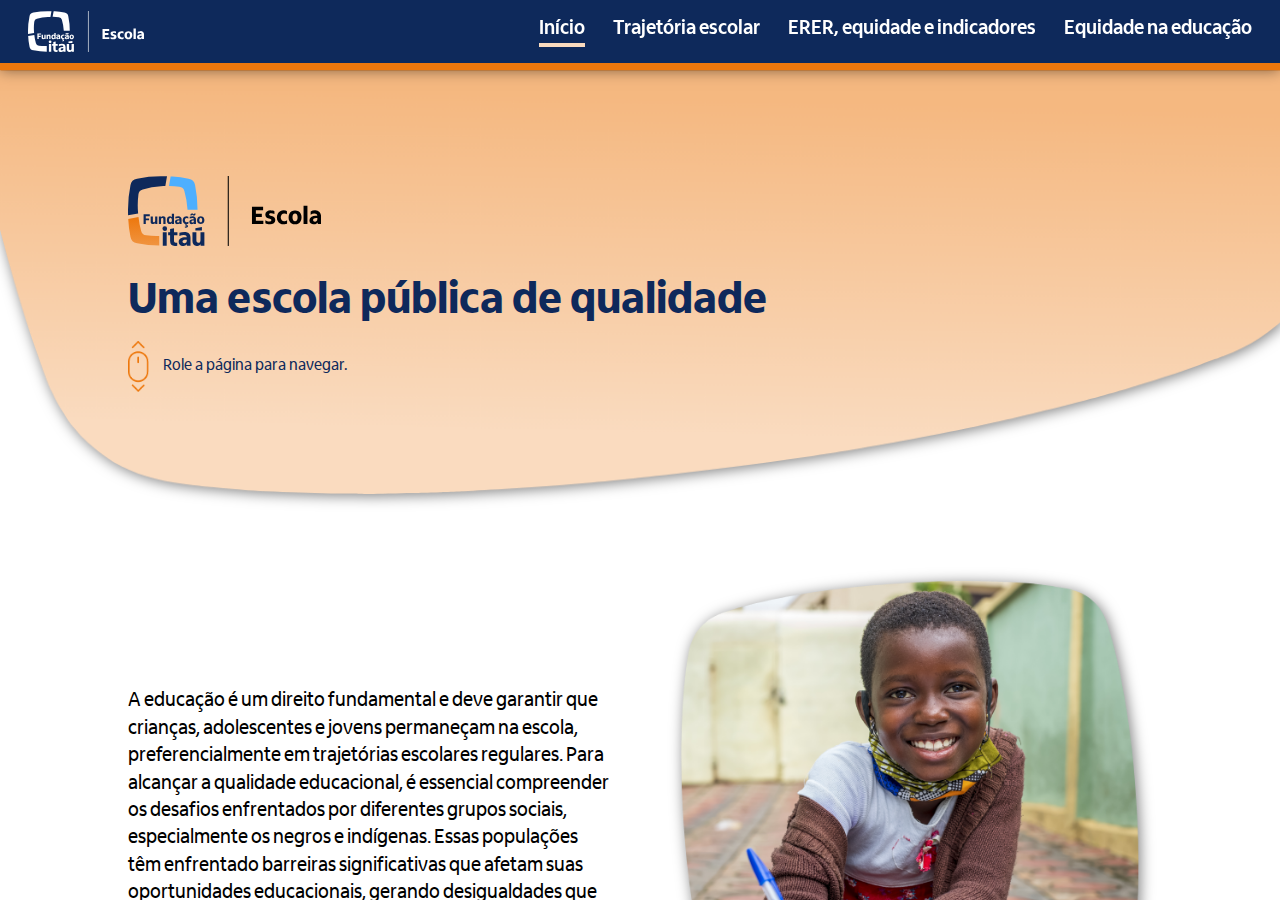
<file: index.html>
<!DOCTYPE html>
<html class="mr-fontsize" lang="pt">
  <head>
    <title>Itaú - Uma escola pública de qualidade
    </title>
    <meta charset="UTF-8">
    <meta name="viewport" content="width=device-width, initial-scale=1.0">
    <meta http-equiv="X-UA-Compatible" content="ie=edge">
    <link rel="stylesheet" type="text/css" href="app/styles/reset.css">
    <link rel="stylesheet" type="text/css" href="app/styles/animate.min.css">
    <link rel="stylesheet" type="text/css" href="app/modules/engine.css">
  </head>
  <body>
    <main id="main"></main>
    <script src="app/scripts/jquery.min.js"></script>
    <script src="app/config.js"></script>
    <script src="app/modules/engine.min.js"></script>
    <script src="app/scripts/main.js"></script>
    <style>@keyframes lds-eclipse {
    0% {
        -webkit-transform: rotate(0deg);
        transform: rotate(0deg);
    }
    50% {
        -webkit-transform: rotate(180deg);
        transform: rotate(180deg);
    }
    100% {
        -webkit-transform: rotate(360deg);
        transform: rotate(360deg);
    }
}

@-webkit-keyframes lds-eclipse {
    0% {
        -webkit-transform: rotate(0deg);
        transform: rotate(0deg);
    }
    50% {
        -webkit-transform: rotate(180deg);
        transform: rotate(180deg);
    }
    100% {
        -webkit-transform: rotate(360deg);
        transform: rotate(360deg);
    }
}

.lds-eclipse {
    position: relative;
    width: 300px !important;
    height: 300px !important;
    -webkit-transform: translate(-100px, -100px) scale(1) translate(100px, 100px);
    transform: translate(-100px, -100px) scale(1) translate(100px, 100px);
    display: flex;
    justify-content: center;
    align-items: center;
}

.spinner {
    position: absolute;
    -webkit-animation: lds-eclipse 1s linear infinite;
    animation: lds-eclipse 1s linear infinite;
    width: 300px;
    height: 300px;
    top: 0px;
    left: 0px;
    border-radius: 50%;
    box-shadow: 0 4px 0 0 #fff;
    -webkit-transform-origin: 150px 150px;
    transform-origin: 150px 150px;
}

.spinner.reverse {
    -webkit-animation: lds-eclipse 1s linear infinite;
    animation: lds-eclipse 1s linear infinite;
    -webkit-animation-direction: reverse;
    animation-direction: reverse;
    width: 260px;
    height: 260px;
    top: 20px;
    left: 20px;
    box-shadow: 0 4px 0 0 #001D50;
    -webkit-transform-origin: 150px 150px;
    transform-origin: 130px 130px;
}

.message {
    font-size: 2em;
}

.loader {
    position: absolute;
    top: 0;
    left: 0;
    width: 100%;
    height: 100%;
    z-index: 9999;
    background-color: #008CFF;
    display: flex;
    justify-content: center;
    align-items: center;
}
    </style>
    <div class="loader" id="loader">
      <div class="lds-css ng-scope">
        <div class="lds-eclipse" style="width:100%;height:100%">
          <div class="spinner"></div>
          <div class="spinner reverse"></div>
        </div>
      </div>
    </div>
    <script>(function() {
    var loadingTimer = null;
    $(window).on(VIEW_EVENT.LOAD_START, function() {
        loadingTimer = setTimeout(function() {
            $("#loader").fadeIn();
        }, 1000);
    });

    $(window).on(VIEW_EVENT.LOAD_END, function() {
        clearTimeout(loadingTimer);
        $("#loader").fadeOut();
    });

    $(window).on(VIEW_EVENT.READY, function() {
        clearTimeout(loadingTimer);
        $("#loader").fadeOut();
    });
})();
    </script>
  </body>
</html>
</file>
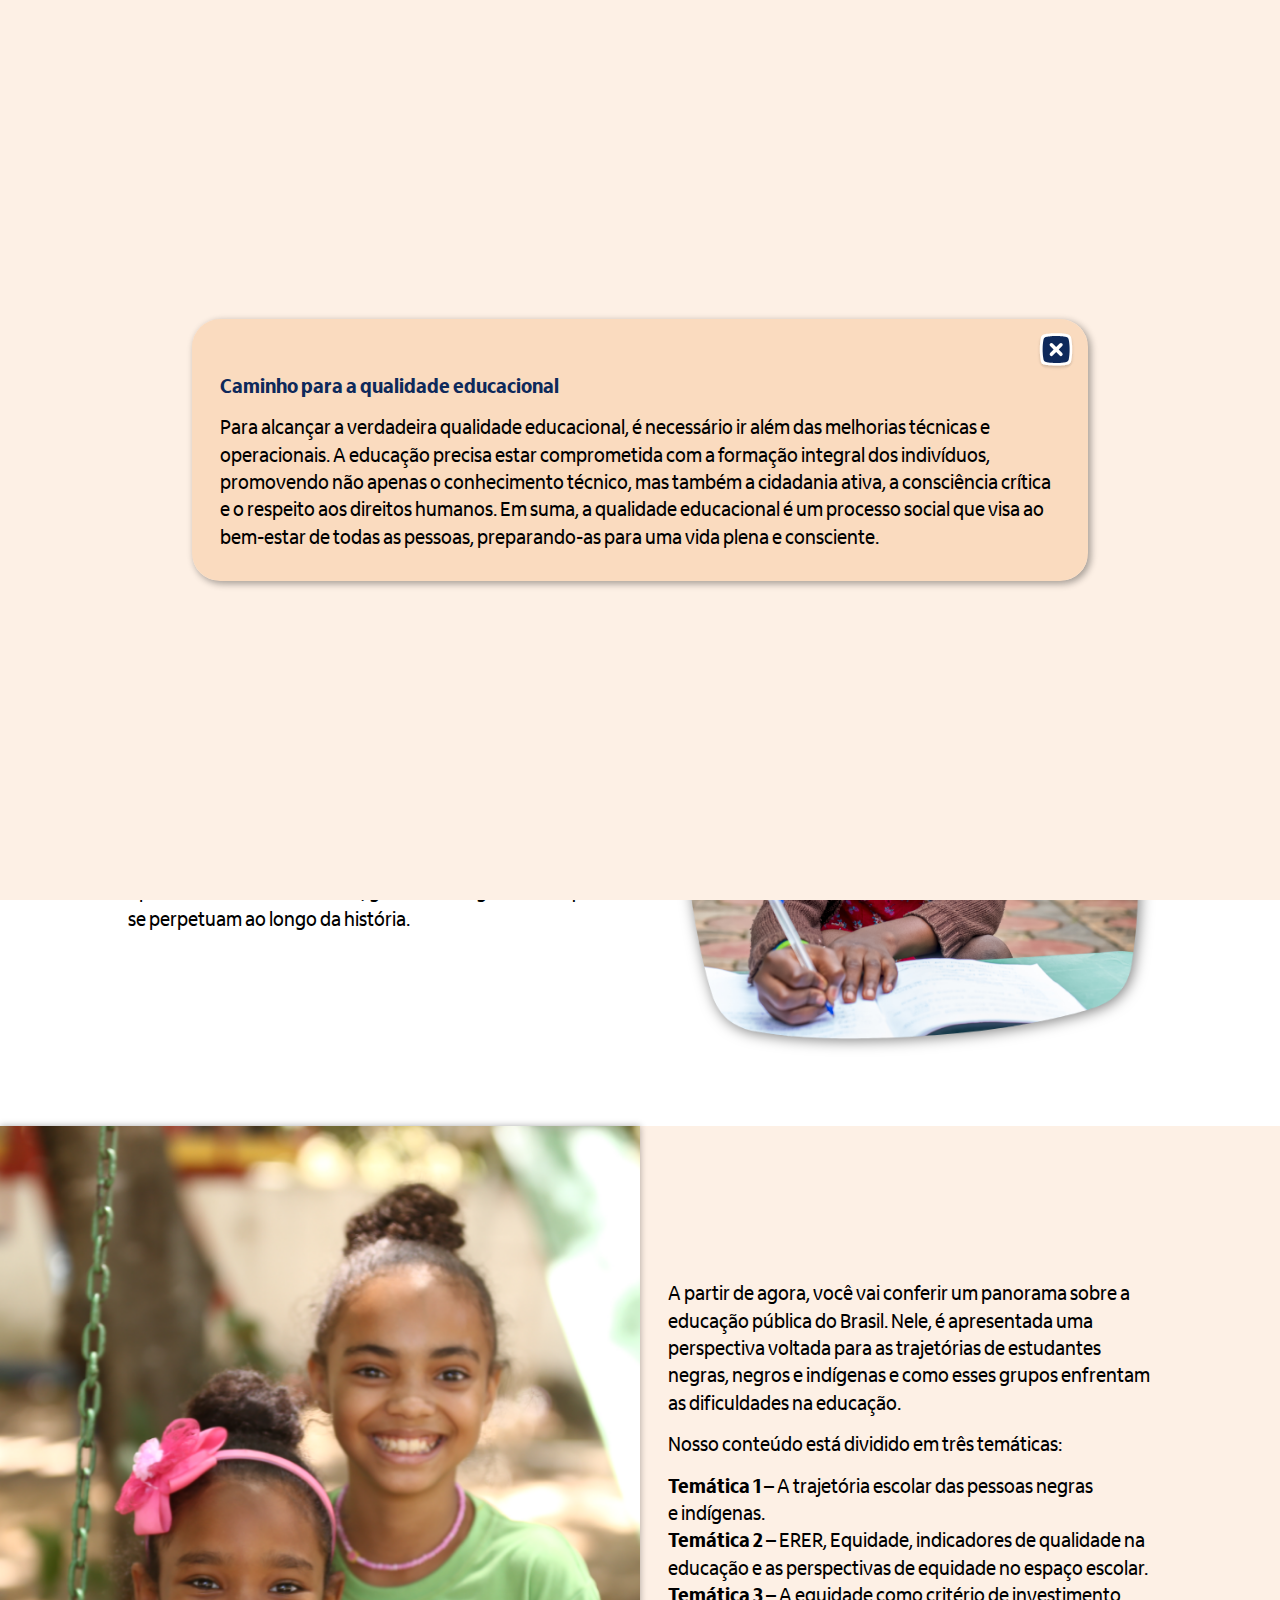
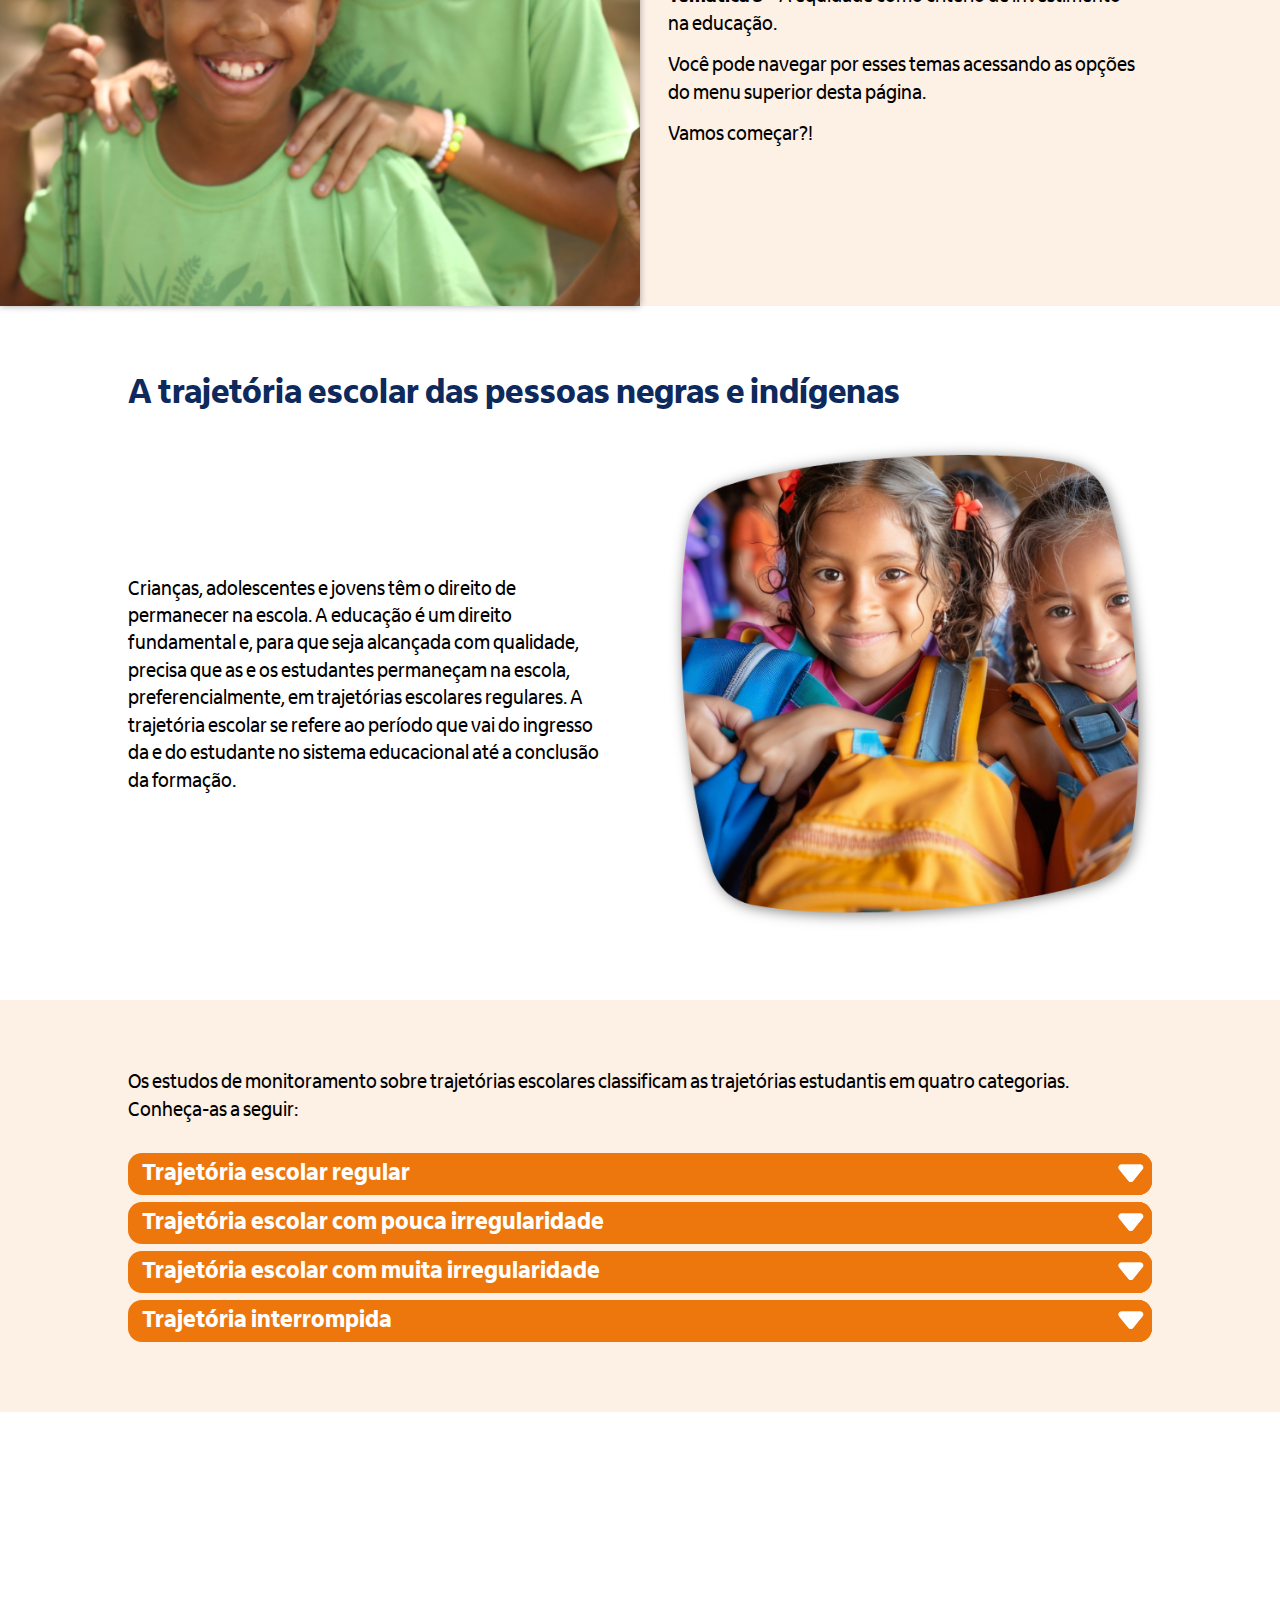
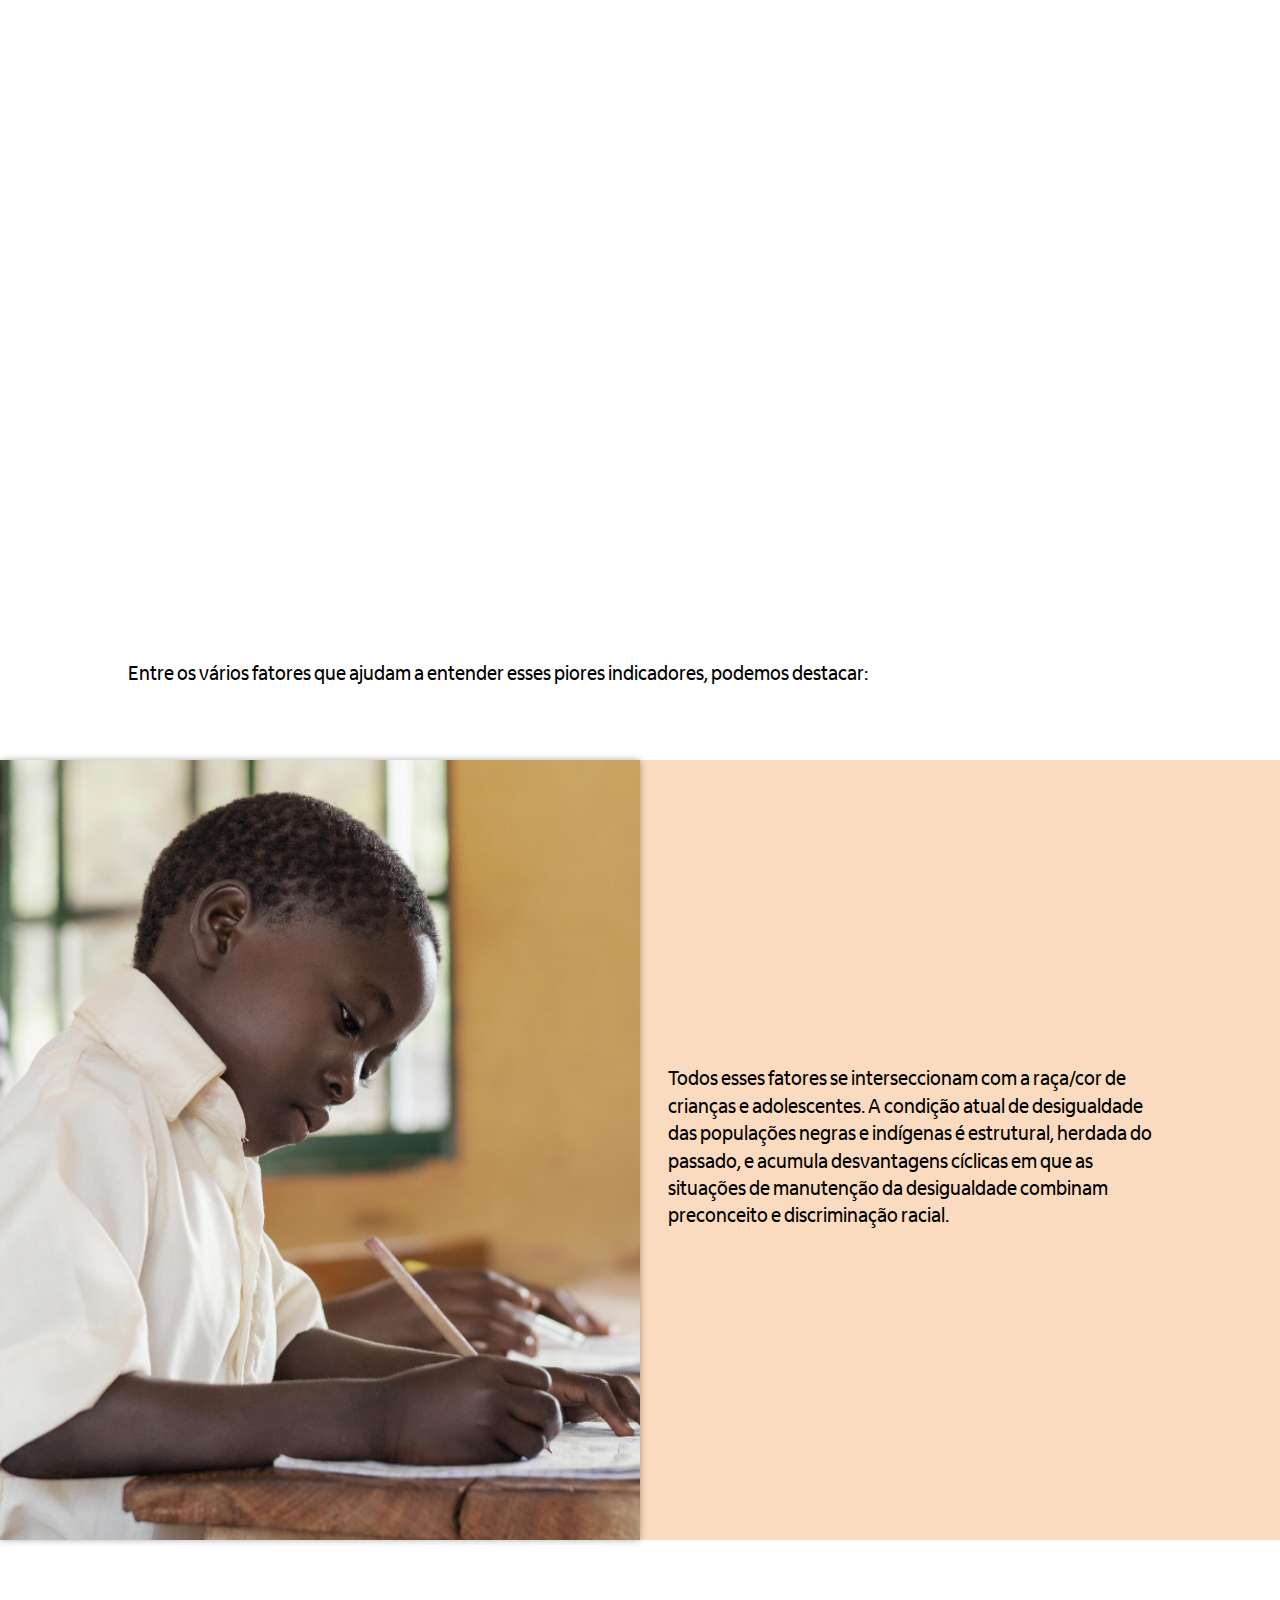
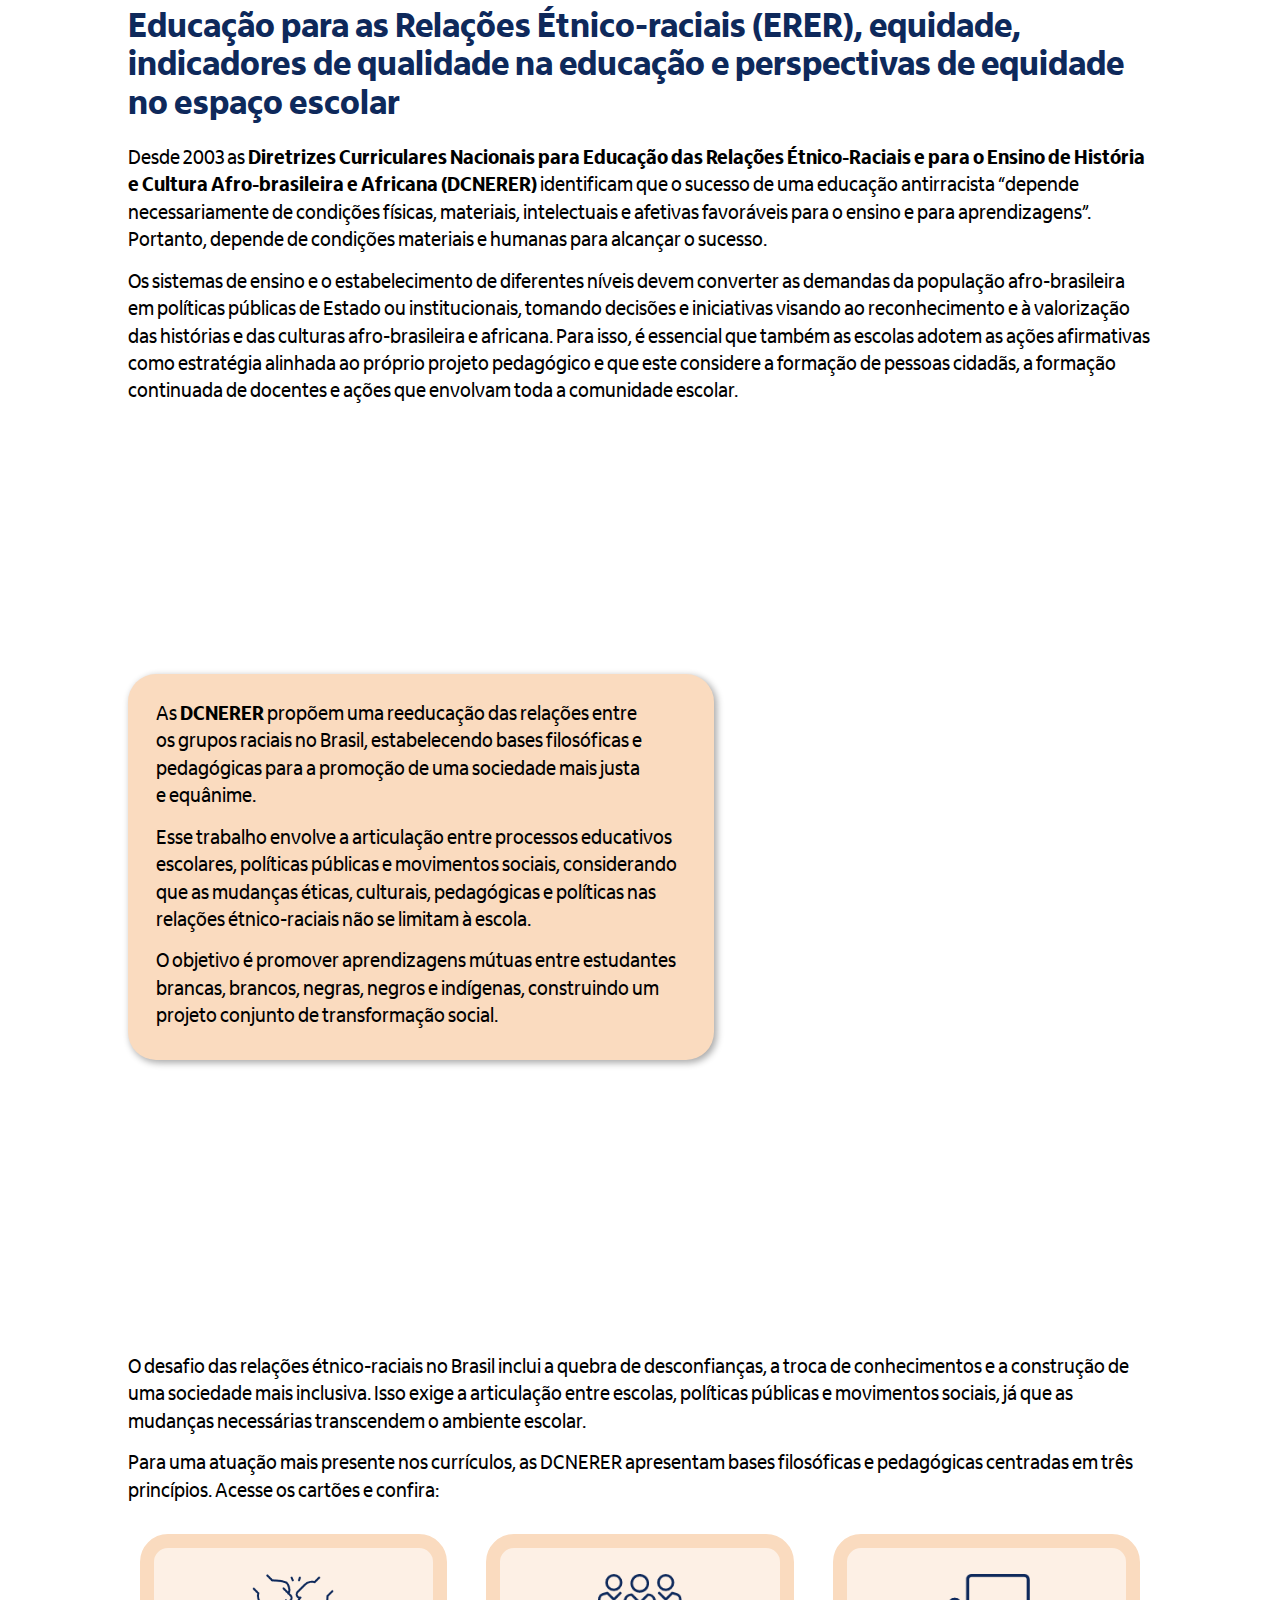
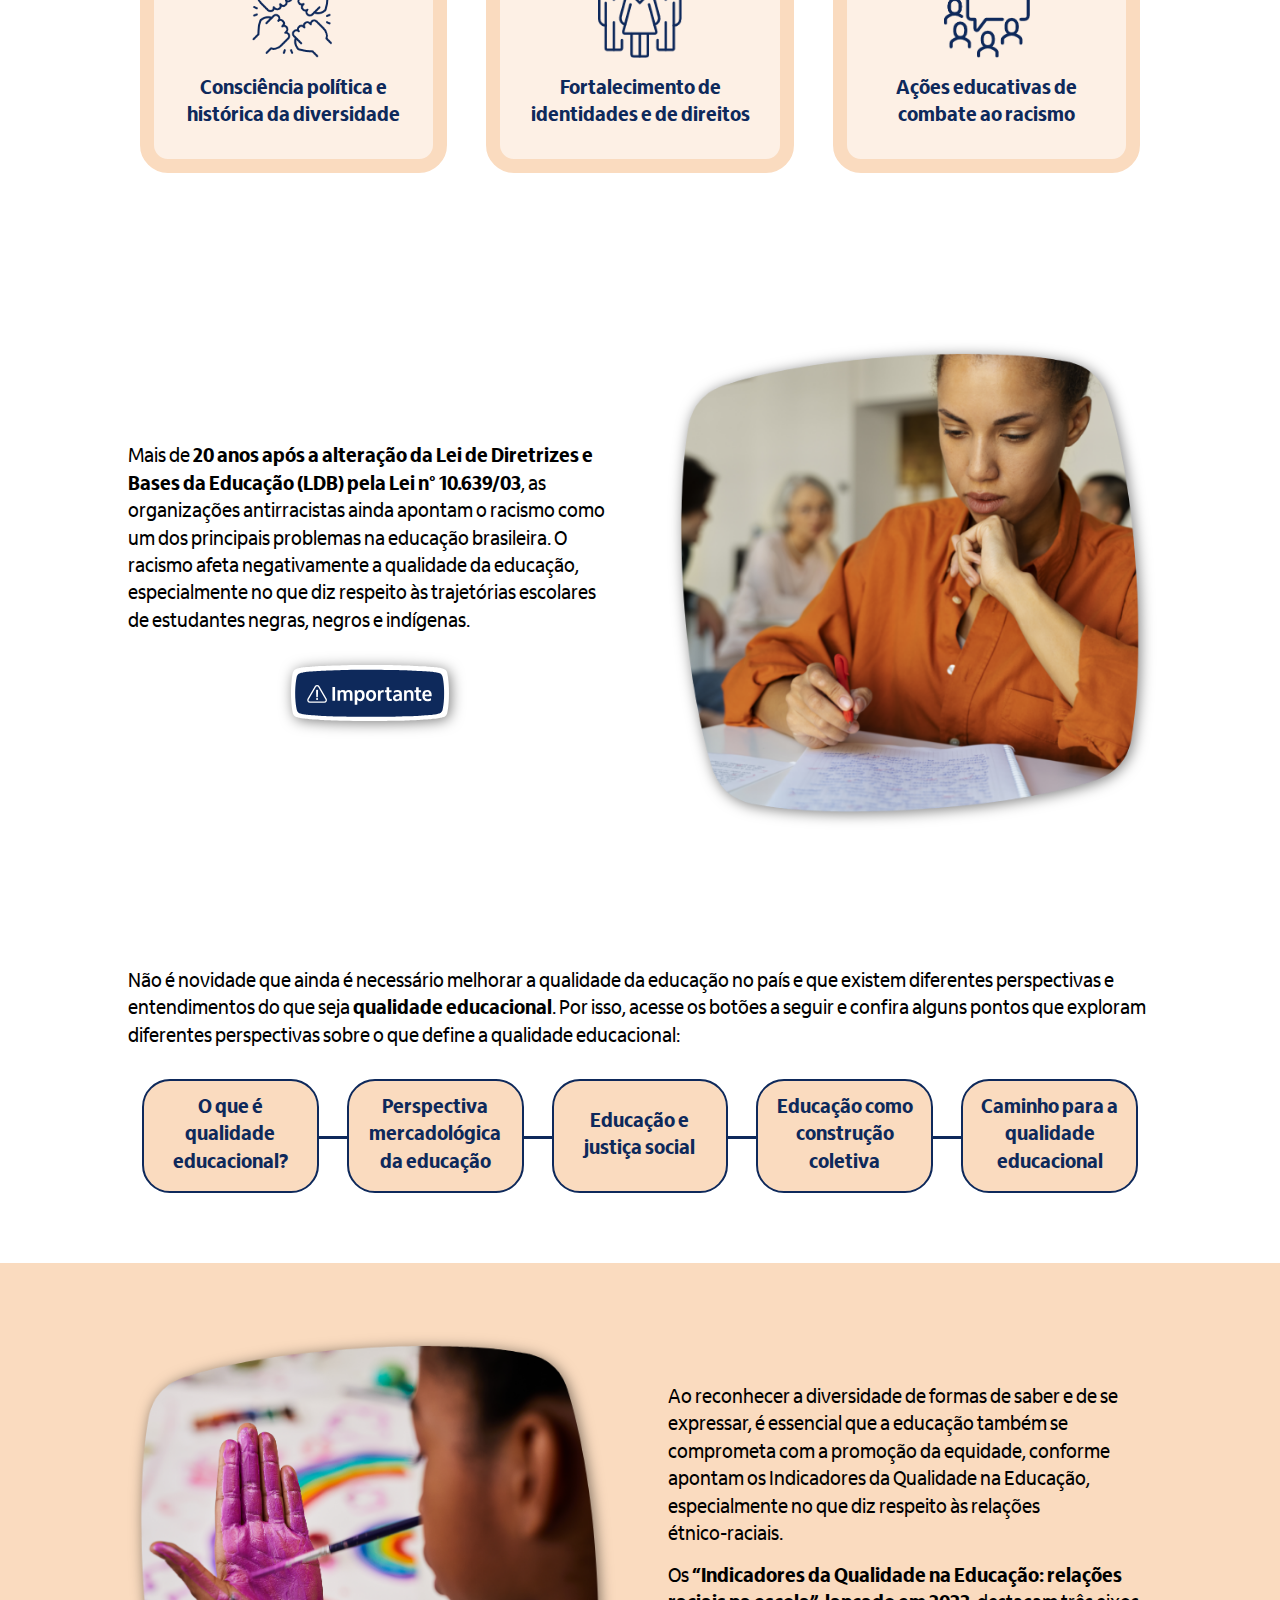
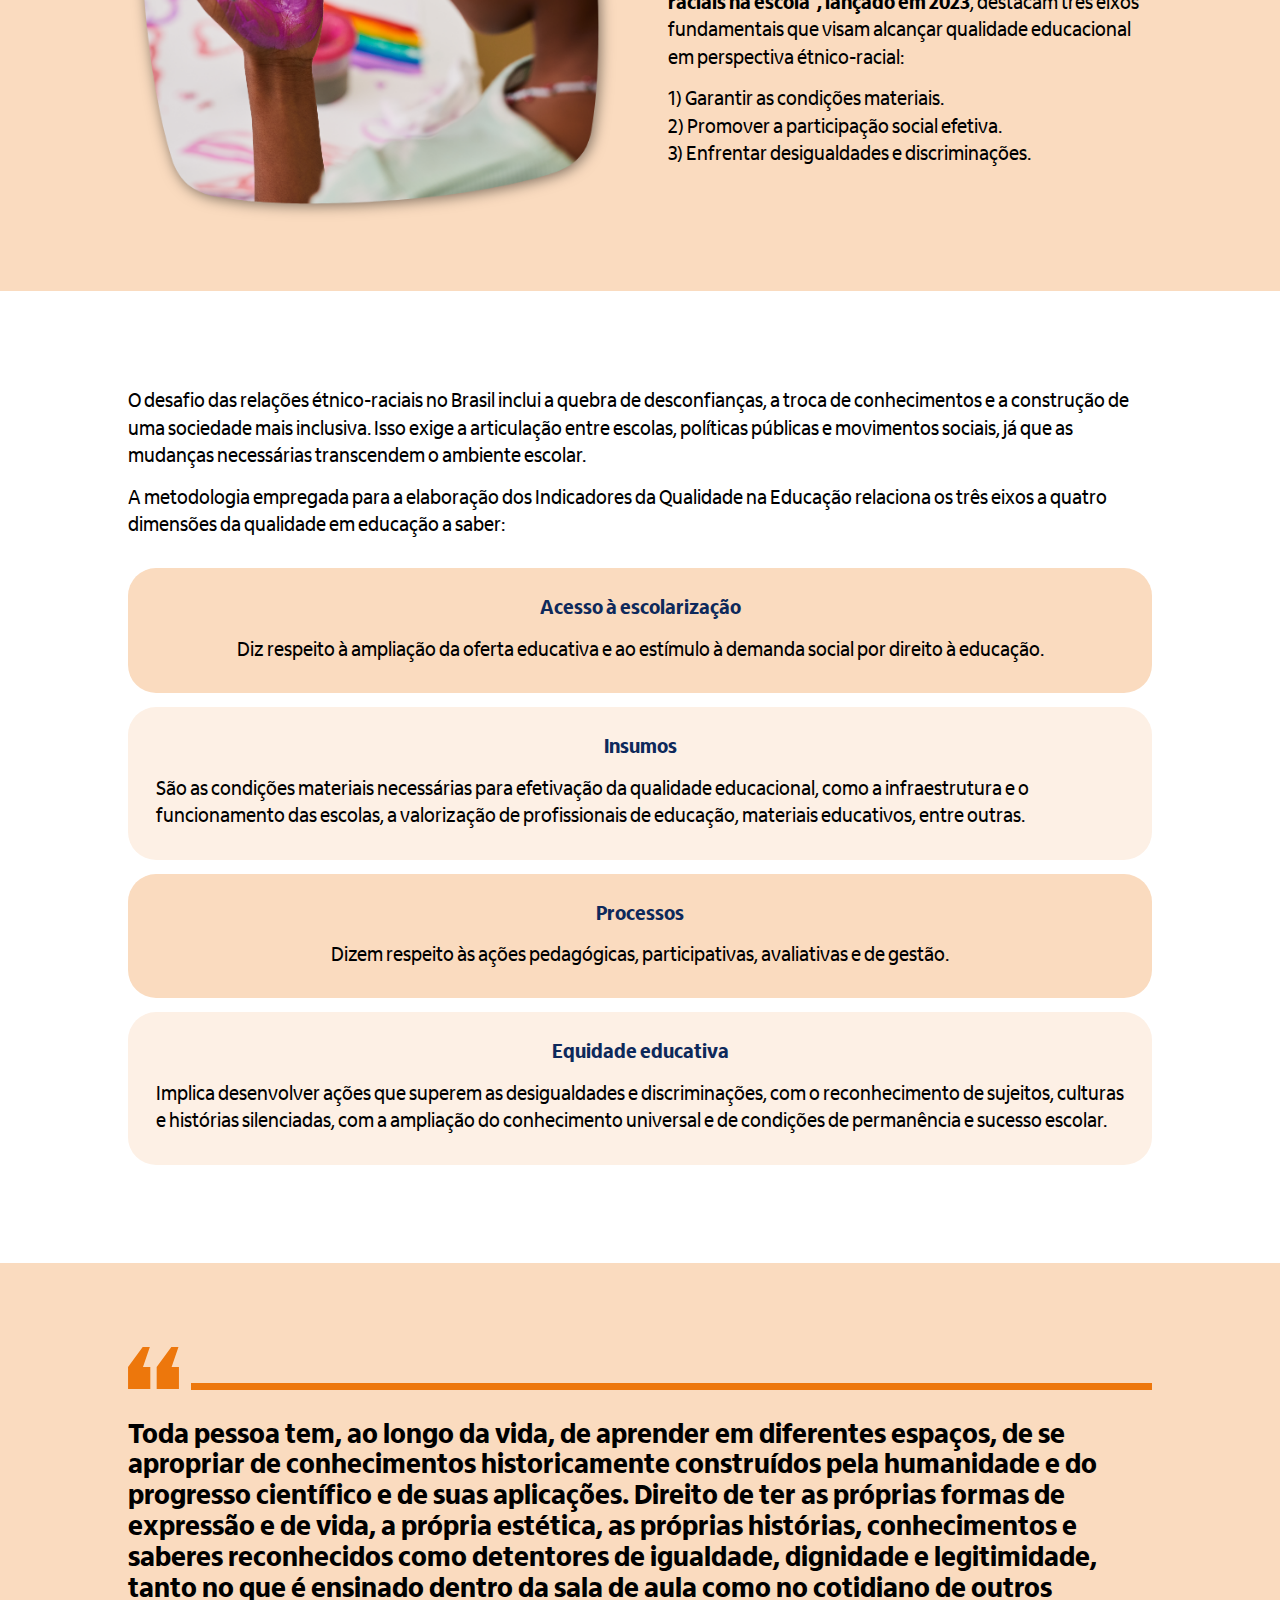
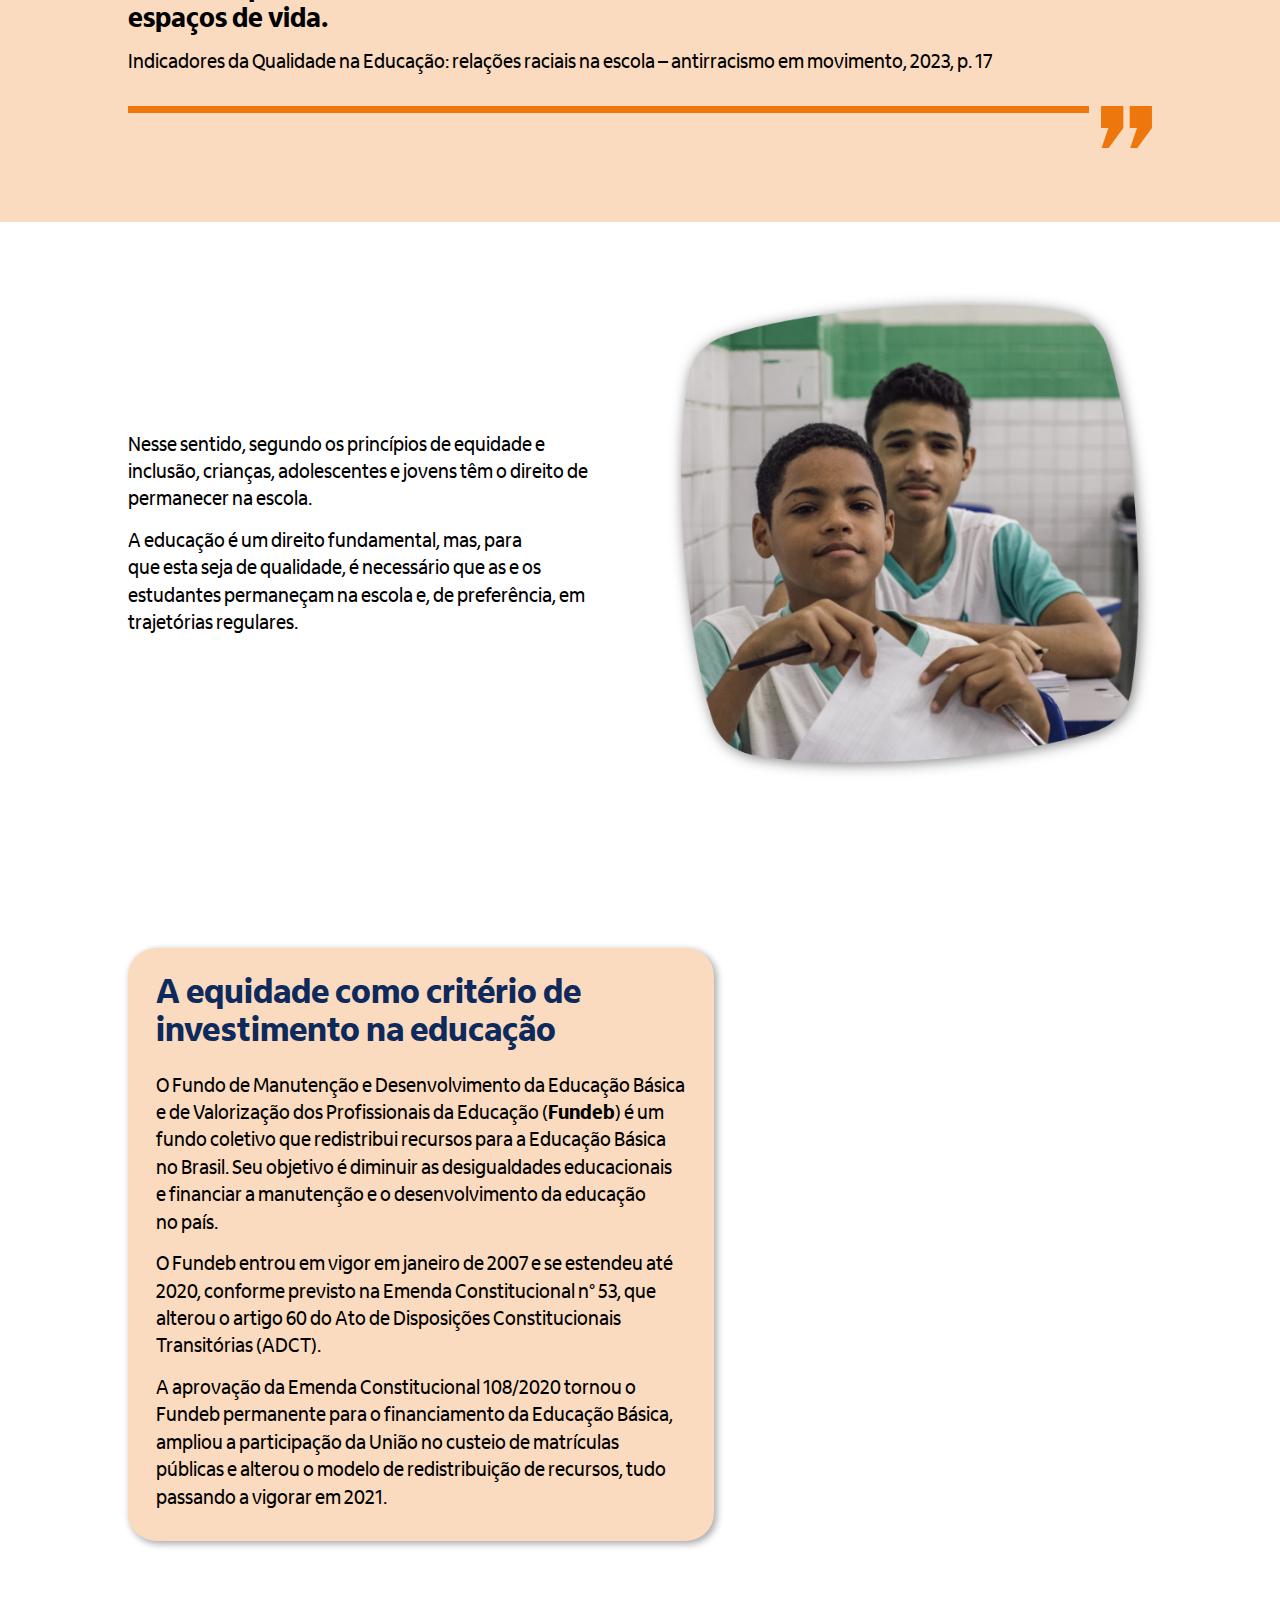
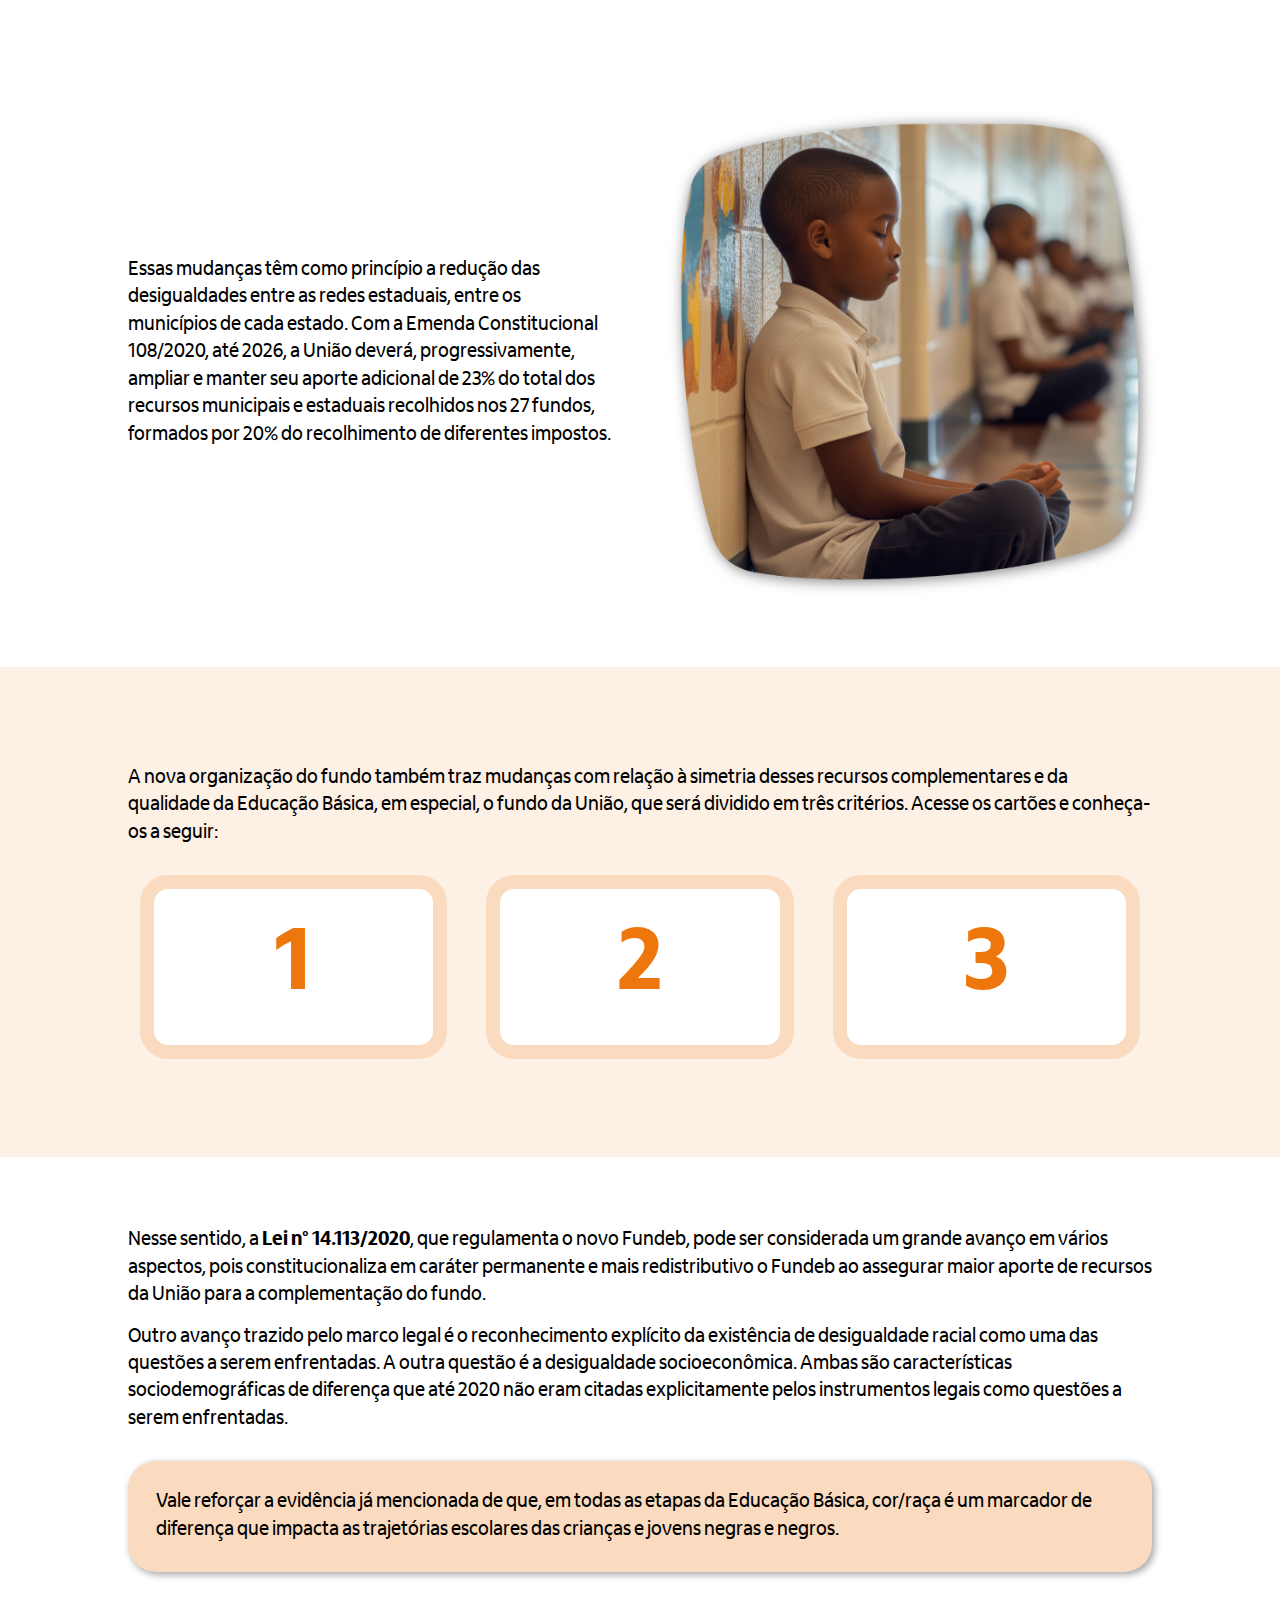
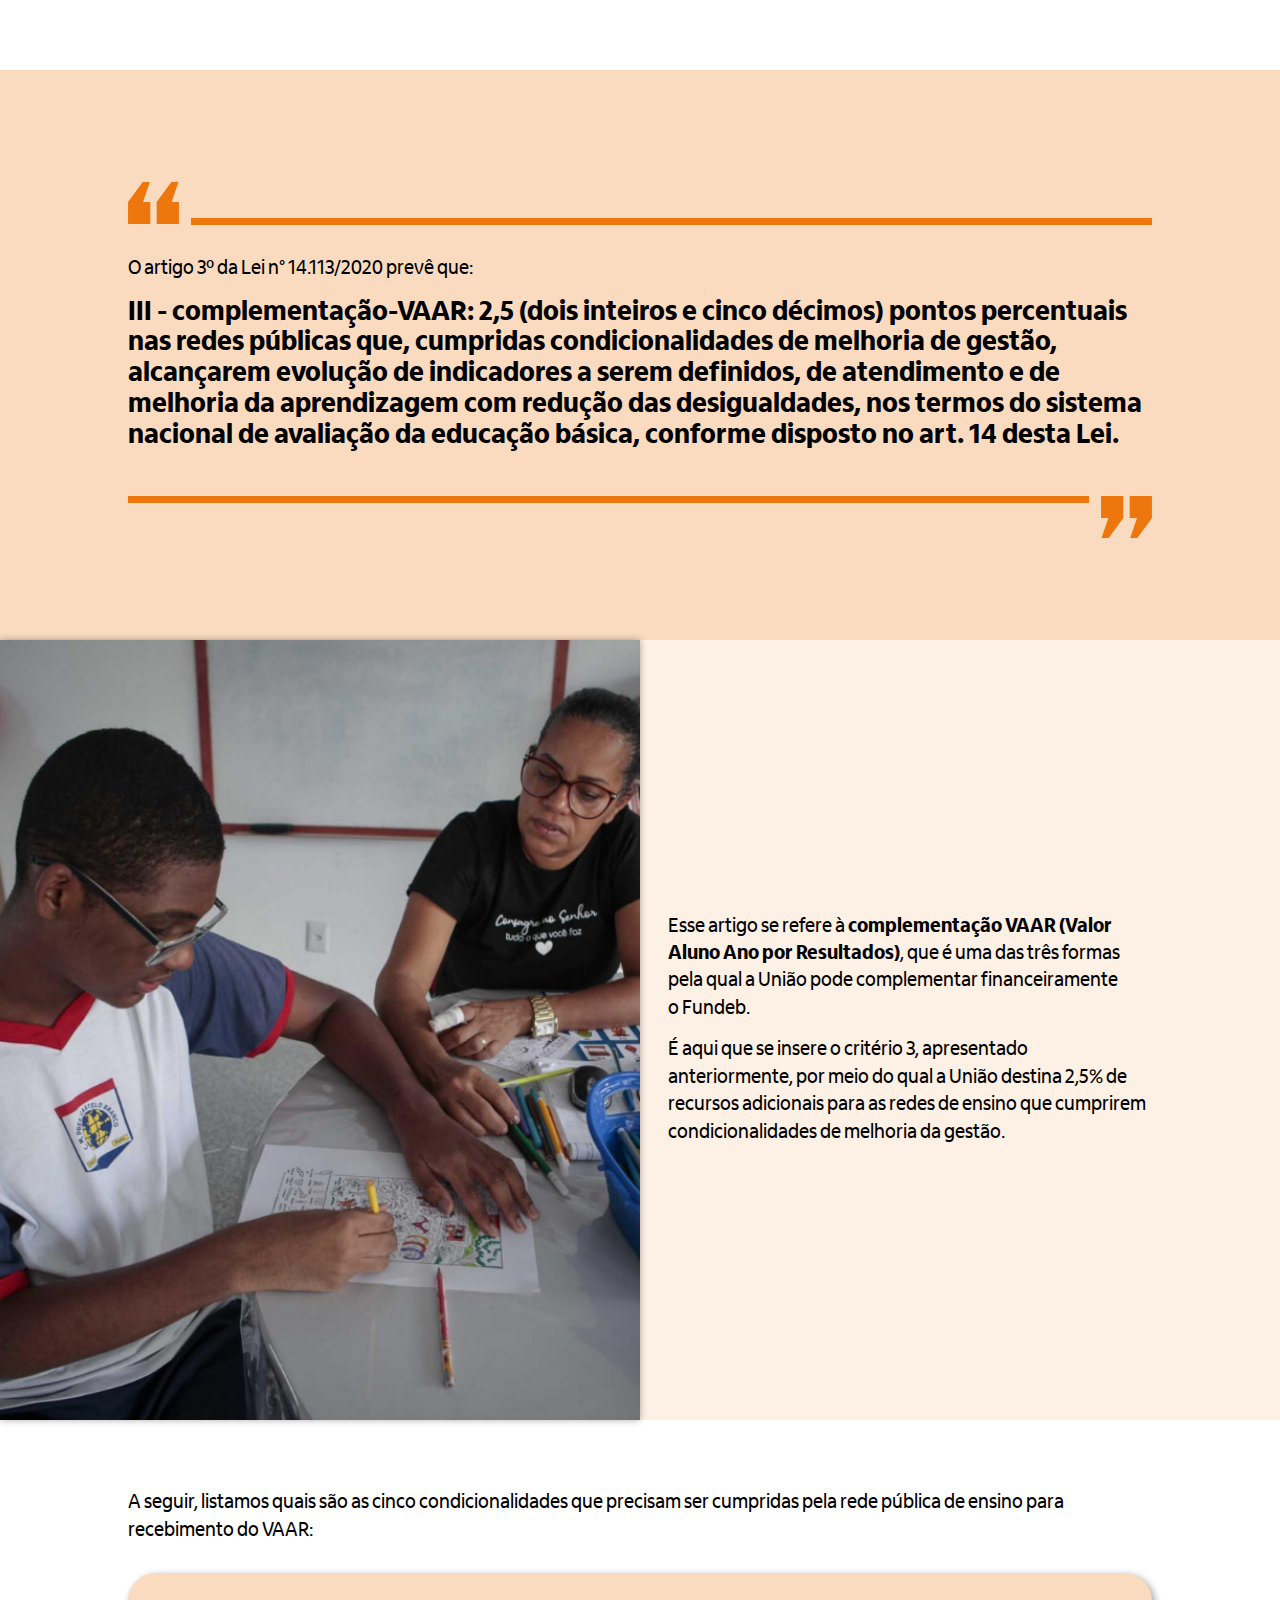
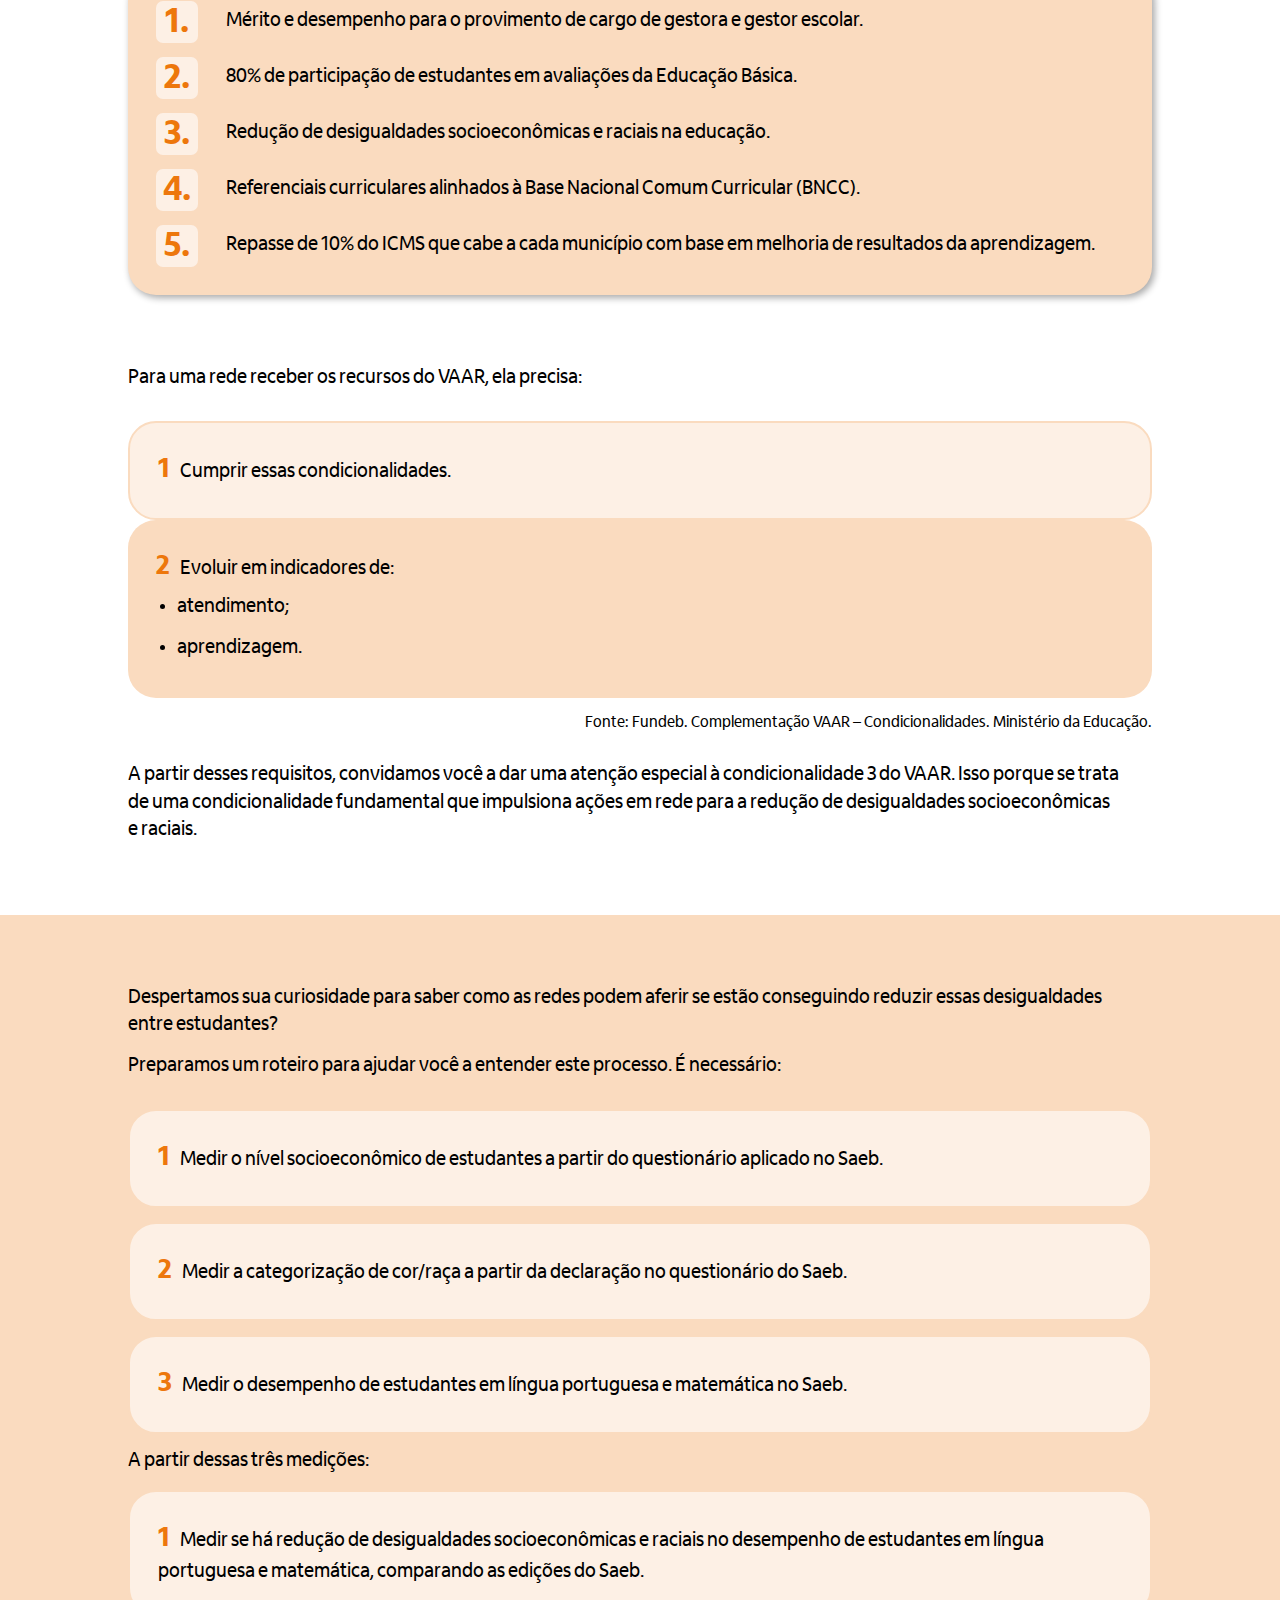
<file: app/pages/onepage/index.html>
<!DOCTYPE html>
<html></html>
<head>
  <meta charset="utf-8">
  <meta http-equiv="X-UA-Compatible" content="IE=edge">
  <meta name="viewport" content="width=device-width, initial-scale=1">
  <link rel="stylesheet" type="text/css" href="../../styles/reset.css"/>
  <link rel="stylesheet" type="text/css" href="../../styles/animate.min.css"/>
  <link rel="stylesheet" href="style.css">
  <link rel="stylesheet" type="text/css" href="../../modules/flamboyant-props.min.css"/>
</head>
<body role="application">
  <header>
    <div class="component-template-header fixedHeader hamburguerAtivo" id="header">
      <div class="container-image"><img src="../../assets/img/logo.svg" alt="" aria-label="" tabindex="-1" aria-hidden="aria-hidden"/>
      </div><label for="toggle">&#9776;</label>
      <input type="checkbox" id="toggle"/>
      <div class="container-menu-list"><a class="opMenu op01 active" href="#ponto01" tabindex="-1">Início</a><a class="opMenu op02" href="#ponto02" tabindex="-1">Trajetória escolar</a><a class="opMenu op03" href="#ponto03" tabindex="-1">ERER, equidade e indicadores</a><a class="opMenu op04" href="#ponto04" tabindex="-1">Equidade na educação</a>
      </div>
    </div>
  </header>
  <body prev-hide next-hide scorm-complete="#complete-tela">
    <div class="onePage prop-mt5 prop-tablet-mt3">
      <div class="menu1 parentPonto1" id="ponto01"></div>
      <section class="section01">
        <div class="container-template-wildcard wow fadeInDown">
          <div class="col    col-wide1 col-wide  " alt="" aria-label="" tabindex="-1">
            <div class="wrapper">
              <div class="container-image"><img class="img-shadow" src="../../assets/img/01-01.png" alt="" aria-label="" tabindex="-1" aria-hidden="aria-hidden"/>
              </div>
            </div>
          </div>
          <div class="col    col-01  col-full " alt="" aria-label="" tabindex="-1">
            <div class="wrapper">
              <div class="container-image"><img class="logo prop-h5 prop-tablet-h4" src="../../assets/img/logo-colorido.svg" alt="" aria-label="" tabindex="-1" aria-hidden="aria-hidden"/>
              </div>
              <h1 class="bigtitle prop-m0 prop-mt2 color-01" tabindex="1">Uma escola pública de qualidade</h1>
              <div class="container-line line-scrool" dimensions="dimensions-">
                <div class="line-minor">
                  <div class="container-image"><img src="../../assets/img/n-scrool2.png" alt="" aria-label="" tabindex="-1" aria-hidden="aria-hidden"/>
                  </div>
                </div>
                <div class="line-major">
                  <p class="smalltext prop-m0 prop-mt1 color-01" tabindex="2">Role a página para navegar.</p>
                </div>
              </div>
            </div>
          </div>
        </div>
      </section>
      <section class="section02">
        <div class="container-template-wildcard prop-mt5 prop-mb5 prop-tablet-mt2 prop-tablet-mb2">
          <div class="row-wrap">
            <div class="col    col-01   left" alt="" aria-label="" tabindex="-1">
              <div class="wrapper">
                <p class="text prop-m0" tabindex="1">A educação é um direito fundamental e deve garantir que crianças, adolescentes e jovens permaneçam na escola, preferencialmente em trajetórias escolares regulares. Para alcançar a qualidade educacional, é essencial compreender os desafios enfrentados por diferentes grupos sociais, especialmente os negros e indígenas. Essas populações têm enfrentado barreiras significativas que afetam suas oportunidades educacionais, gerando desigualdades que se perpetuam ao longo da história.</p>
              </div>
            </div>
            <div class="col    col-02   right" alt="" aria-label="" tabindex="-1">
              <div class="wrapper">
                <div class="container-image"><img class="img-shadow wow fadeInLeft" src="../../assets/img/02-01.png" alt="" aria-label="" tabindex="-1" aria-hidden="aria-hidden"/>
                </div>
              </div>
            </div>
          </div>
        </div>
      </section>
      <section class="section03 full-H color-bg-08">
        <div class="container-template-wildcard prop-bg-fixed">
          <div class="row-wrap">
            <div class="col col-bg   col-01   left" alt="" aria-label="" tabindex="-1">
              <div class="col-bg-int" style="background-image: url(../../assets/img/03-01.png);"></div>
              <div class="wrapper">
              </div>
            </div>
            <div class="col    col-02   prop-pt2 prop-pb2 right" alt="" aria-label="" tabindex="-1">
              <div class="wrapper">
                <p class="text" tabindex="1">A partir de agora, você vai conferir um panorama sobre a educação pública do Brasil. Nele, é apresentada uma perspectiva voltada para as trajetórias de estudantes negras, negros e indígenas e como esses grupos enfrentam as dificuldades na educação.</p>
                <p class="text" tabindex="2">Nosso conteúdo está dividido em três temáticas:</p>
                <p class="text" tabindex="3"><b>Temática 1</b> – A trajetória escolar das pessoas negras e indígenas.</p>
                <p class="text prop-m0" tabindex="4"><b>Temática 2</b> – ERER, Equidade, indicadores de qualidade na educação e as perspectivas de equidade no espaço escolar.</p>
                <p class="text prop-m0" tabindex="5"><b>Temática 3</b> – A equidade como critério de investimento na educação.</p>
                <p class="text" tabindex="6">Você pode navegar por esses temas acessando as opções do menu superior desta página.</p>
                <p class="text" tabindex="7">Vamos começar?!</p>
              </div>
            </div>
          </div>
        </div>
      </section>
      <div class="menu2 parentPonto2" id="ponto02"></div>
      <section class="section04">
        <div class="container-template-wildcard prop-mt5 prop-mb5 prop-tablet-mt2 prop-tablet-mb2">
          <div class="col    col-full1  col-full up" alt="" aria-label="" tabindex="-1">
            <div class="wrapper">
              <h2 class="title prop-m0 prop-mb2 color-01" tabindex="1">A trajetória escolar das pessoas negras e indígenas</h2>
            </div>
          </div>
          <div class="row-wrap">
            <div class="col    col-01   left" alt="" aria-label="" tabindex="-1">
              <div class="wrapper">
                <p class="text prop-m0" tabindex="2">Crianças, adolescentes e jovens têm o direito de permanecer na escola. A educação é um direito fundamental e, para que seja alcançada com qualidade, precisa que as e os estudantes permaneçam na escola, preferencialmente, em trajetórias escolares regulares. A trajetória escolar se refere ao período que vai do ingresso da e do estudante no sistema educacional até a conclusão da formação.</p>
              </div>
            </div>
            <div class="col    col-02   right" alt="" aria-label="" tabindex="-1">
              <div class="wrapper">
                <div class="container-image"><img class="img-shadow wow fadeInLeft" src="../../assets/img/04-01.png" alt="" aria-label="" tabindex="-1" aria-hidden="aria-hidden"/>
                </div>
              </div>
            </div>
          </div>
        </div>
      </section>
      <section class="section05 color-bg-08">
        <div class="container-template-wildcard prop-pt5 prop-pb5 prop-tablet-pt2 prop-tablet-pb2 up">
          <div class="col   col-one col-01  col-full " alt="" aria-label="" tabindex="-1">
            <div class="wrapper">
              <p class="text" tabindex="1">Os estudos de monitoramento sobre trajetórias escolares classificam as trajetórias estudantis em quatro categorias. Conheça-as a seguir:</p>
              <div class="container-accordeon prop-mt2 accordeon-type02">
                <div class="interaction-accordeon accordeon parent-inside-col">
                  <div class="bloco">
                    <div class="corpbtn">
                      <button class="accordeon-title" tabindex="2" aria-label="Trajetória escolar regular">
                        <h4>Trajetória escolar regular</h4>
                        <div class="seta-container">
                          <div class="img"></div>
                        </div>
                      </button>
                      <div class="accordeon-texto">
                        <div class="col   col-one col-01  col-full " alt="" aria-label="" tabindex="-1">
                          <div class="wrapper">
                            <p class="text" tabindex="3">É aquela que se satisfaz em duas condições: estudante entra no Ensino Fundamental, na idade correta, a partir dos 6 anos, e conclui o Ensino Fundamental (trajetória de 9 anos) ou o Ensino Médio (trajetória de 12 anos) na idade correta.</p>
                          </div>
                        </div>
                      </div>
                    </div>
                    <div class="corpbtn">
                      <button class="accordeon-title" tabindex="4" aria-label="Trajetória escolar com pouca irregularidade">
                        <h4>Trajetória escolar com pouca irregularidade</h4>
                        <div class="seta-container">
                          <div class="img"></div>
                        </div>
                      </button>
                      <div class="accordeon-texto">
                        <div class="col   col-one col-01  col-full " alt="" aria-label="" tabindex="-1">
                          <div class="wrapper">
                            <p class="text" tabindex="5">É aquela em que estudantes apresentam uma ou duas incorrências, que podem estar relacionadas ao ingresso tardio, portanto fora da idade correta; ou em que estudantes apresentam registro de repetência ou abandono, mas retornam posteriormente ao sistema educacional. A defasagem dessas e desses estudantes é de um ou dois anos.</p>
                          </div>
                        </div>
                      </div>
                    </div>
                    <div class="corpbtn">
                      <button class="accordeon-title" tabindex="6" aria-label="Trajetória escolar com muita irregularidade">
                        <h4>Trajetória escolar com muita irregularidade</h4>
                        <div class="seta-container">
                          <div class="img"></div>
                        </div>
                      </button>
                      <div class="accordeon-texto">
                        <div class="col   col-one col-01  col-full " alt="" aria-label="" tabindex="-1">
                          <div class="wrapper">
                            <p class="text" tabindex="7">É aquela em que duas ou três intercorrências estão presentes na trajetória. Também diz respeito a estudantes que têm repetência e histórico de abandono. A defasagem idade-série é superior a três anos.</p>
                          </div>
                        </div>
                      </div>
                    </div>
                    <div class="corpbtn">
                      <button class="accordeon-title" tabindex="8" aria-label="Trajetória interrompida">
                        <h4>Trajetória interrompida</h4>
                        <div class="seta-container">
                          <div class="img"></div>
                        </div>
                      </button>
                      <div class="accordeon-texto">
                        <div class="col   col-one col-01  col-full " alt="" aria-label="" tabindex="-1">
                          <div class="wrapper">
                            <p class="text" tabindex="9">É aquela de estudantes que, em algum momento, estiveram matriculadas e matriculados, mas deixam de frequentar a escola e não retornam, seja no Ensino Fundamental ou no Médio.</p>
                          </div>
                        </div>
                      </div>
                    </div>
                  </div>
                </div>
              </div>
            </div>
          </div>
        </div>
      </section>
      <section class="section06 full-H">
        <div class="container-template-wildcard bg-bottom prop-bg-fixed" style="background-image: url(../../assets/img/06-01.png);">
          <div class="row-wrap">
            <div class="col col-bg   col-01-60   prop-pt5 prop-pb5 prop-tablet-pt2 prop-tablet-pb2" alt="" aria-label="" tabindex="-1">
              <div class="wrapper">
                <div class="container-slides">
                  <div class="slider owl-carousel owl-theme parent-inside-col slide-box owl-nav05 up color-bg-03 prop-p2 shadow border-radius no-dots zoomIn" show="1" infinite="-1" nextLiberate="-1" nav="1" dots="1" center="1" autp="-1" dotsloader="-1">
                    <div class="owl-item-container">
                      <div class="col   col-one col-01  col-full " alt="" aria-label="" tabindex="-1">
                        <div class="wrapper">
                          <div class="container-item-card card-border wow zoomIn">
                            <p class="text" tabindex="1">Uma pesquisa realizada em 2024 pela Fundação Itaú, intitulada <b>“A permanência escolar importa: indicador de trajetórias educacionais”</b>, aponta que:</p>
                            <ul class="container-ul">
                              <li tabindex="2">apenas 52% da população nascida entre 2000 e 2005 conseguiu concluir o Ensino Fundamental na idade adequada;</li>
                              <li tabindex="3">apenas 41% dessa mesma população finalizou o Ensino Médio na idade esperada;</li>
                              <li tabindex="4">aproximadamente 10% de estudantes evadiram o sistema de ensino antes de completar o Ensino Fundamental;</li>
                              <li tabindex="5">24% evadiram antes de completar o Ensino Médio.</li>
                            </ul>
                          </div>
                        </div>
                      </div>
                    </div>
                    <div class="owl-item-container">
                      <div class="col   col-one col-01  col-full " alt="" aria-label="" tabindex="-1">
                        <div class="wrapper">
                          <div class="container-item-card card-border wow zoomIn">
                            <p class="text" tabindex="6">Isso mostra que as trajetórias educacionais são pouco regulares para toda a Educação Básica. Situação que se agrava para estudantes do sexo masculino, matriculados em escolas de baixo nível socioeconômico, estudantes com deficiência, negras, negros e indígenas que moram nas regiões Norte e Nordeste.</p>
                            <p class="text" tabindex="7"><b>Outro ponto indicado pela pesquisa é que as e os estudantes que tiveram mais prejuízo na trajetória escolar de 9 anos são indígenas, com apenas 23% de trajetória regular; em seguida vêm estudantes negras e negros, pardas e pardos, com, respectivamente, 41% e 46%.</b></p>
                            <p class="text" tabindex="8">Enquanto no caso de estudantes brancas e brancos, esse índice é de 62%.</p>
                          </div>
                        </div>
                      </div>
                    </div>
                    <div class="owl-item-container">
                      <div class="col   col-one col-01  col-full " alt="" aria-label="" tabindex="-1">
                        <div class="wrapper">
                          <div class="container-item-card card-border wow zoomIn">
                            <p class="text" tabindex="9">Considerando ainda as trajetórias regulares, é observada uma desigualdade racial significativa.</p>
                            <p class="text" tabindex="10">Estudantes indígenas possuem maior porcentagem de trajetórias interrompidas de 9 anos, com 21%, que chega a ser o dobro de todos os demais grupos raciais.</p>
                            <p class="text" tabindex="11">Enquanto nas trajetórias regulares de 12 anos, estudantes indígenas apresentam índices (16%) duas vezes mais baixos que estudantes pretas e pretos, o segundo grupo com índice mais baixo.</p>
                          </div>
                        </div>
                      </div>
                    </div>
                  </div>
                </div>
              </div>
            </div>
            <div class="col col-bg col-zero  col-02-40   " alt="" aria-label="" tabindex="-1">
              <div class="wrapper">
              </div>
            </div>
          </div>
        </div>
      </section>
      <section class="section07">
        <div class="container-template-wildcard prop-bg-fixed prop-pt5 prop-pb5 prop-tablet-pt2 prop-tablet-pb2">
          <div class="col   col-one col-01  col-full up" alt="" aria-label="" tabindex="-1">
            <div class="wrapper">
              <p class="text" tabindex="1">Entre os vários fatores que ajudam a entender esses piores indicadores, podemos destacar:</p>
              <div class="container-slides">
                <div class="slider owl-carousel owl-theme parent-inside-col component-carousel component-carousel2 prop-mt1 wow fadeInUp owl-nav05" show="3" infinite="-1" nextLiberate="-1" nav="1" dots="1" center="1" autp="-1" dotsloader="-1">
                  <div class="owl-item-container">
                    <div class="col   col-one col-01  col-full " alt="" aria-label="" tabindex="-1">
                      <div class="wrapper">
                        <div class="container-image"><img class="prop-h6" src="../../assets/img/07-01.png" alt="" aria-label="" tabindex="-1" aria-hidden="aria-hidden"/>
                        </div>
                        <p class="text prop-txt-center prop-txt-bold prop-mt1 color-01" tabindex="2">Fatores socioeconômicos</p>
                        <ul class="container-ul">
                          <li tabindex="3">Baixa renda familiar que impulsiona o trabalho infantil, reduzindo o tempo e a energia para estudar.</li>
                          <li tabindex="4">Baixa escolarização das famílias.</li>
                          <li tabindex="5">Falta de recursos educacionais, como acesso à internet e a livros.</li>
                        </ul>
                      </div>
                    </div>
                  </div>
                  <div class="owl-item-container">
                    <div class="col   col-one col-01  col-full " alt="" aria-label="" tabindex="-1">
                      <div class="wrapper">
                        <div class="container-image"><img class="prop-h6" src="../../assets/img/07-02.png" alt="" aria-label="" tabindex="-1" aria-hidden="aria-hidden"/>
                        </div>
                        <p class="text prop-txt-center prop-txt-bold prop-mt1 color-01" tabindex="6">Fatores culturais, linguísticos e emocionais</p>
                        <ul class="container-ul">
                          <li tabindex="7">Dificuldades relacionadas ao idioma, principalmente para povos indígenas.</li>
                          <li tabindex="8">Baixa autoestima causada por preconceitos e estereótipos raciais, tornando a escola um ambiente hostil para crianças e adolescentes negras e negros.</li>
                        </ul>
                      </div>
                    </div>
                  </div>
                  <div class="owl-item-container">
                    <div class="col   col-one col-01  col-full " alt="" aria-label="" tabindex="-1">
                      <div class="wrapper">
                        <div class="container-image"><img class="prop-h6" src="../../assets/img/07-03.png" alt="" aria-label="" tabindex="-1" aria-hidden="aria-hidden"/>
                        </div>
                        <p class="text prop-txt-center prop-txt-bold prop-mt1 color-01" tabindex="9">Fatores institucionais e geográficos</p>
                        <ul class="container-ul">
                          <li tabindex="10">Escolas com pouca ou nenhuma infraestrutura adequada.</li>
                          <li tabindex="11">Localização geográfica desfavorável, com estudantes vivendo em áreas violentas e/ou distantes da escola.</li>
                        </ul>
                      </div>
                    </div>
                  </div>
                  <div class="owl-item-container">
                    <div class="col   col-one col-01  col-full " alt="" aria-label="" tabindex="-1">
                      <div class="wrapper">
                        <div class="container-image"><img class="prop-h6" src="../../assets/img/07-04.png" alt="" aria-label="" tabindex="-1" aria-hidden="aria-hidden"/>
                        </div>
                        <p class="text prop-txt-center prop-txt-bold prop-mt1 color-01" tabindex="12">Fatores curriculares e pedagógicos</p>
                        <ul class="container-ul">
                          <li tabindex="13">Currículos e abordagens pedagógicas que não se conectam à realidade e aos interesses de crianças e adolescentes.</li>
                        </ul>
                      </div>
                    </div>
                  </div>
                  <div class="owl-item-container">
                    <div class="col   col-one col-01  col-full " alt="" aria-label="" tabindex="-1">
                      <div class="wrapper">
                        <div class="container-image"><img class="prop-h6" src="../../assets/img/07-05.png" alt="" aria-label="" tabindex="-1" aria-hidden="aria-hidden"/>
                        </div>
                        <p class="text prop-txt-center prop-txt-bold prop-mt1 color-01" tabindex="14">Fatores de desigualdade estrutural</p>
                        <ul class="container-ul">
                          <li tabindex="15">Condição herdada do passado que perpetua desvantagens cíclicas, combinando preconceito e discriminação racial, especialmente para populações negras e indígenas.</li>
                        </ul>
                      </div>
                    </div>
                  </div>
                </div>
              </div>
            </div>
          </div>
        </div>
      </section>
      <section class="section08 full-H color-bg-03">
        <div class="container-template-wildcard prop-bg-fixed">
          <div class="row-wrap">
            <div class="col col-bg   col-01   left" alt="" aria-label="" tabindex="-1">
              <div class="col-bg-int" style="background-image: url(../../assets/img/08-01.png);"></div>
              <div class="wrapper">
              </div>
            </div>
            <div class="col    col-02   prop-pt2 prop-pb2 right" alt="" aria-label="" tabindex="-1">
              <div class="wrapper">
                <p class="text" tabindex="1">Todos esses fatores se interseccionam com a raça/cor de crianças e adolescentes. A condição atual de desigualdade das populações negras e indígenas é estrutural, herdada do passado, e acumula desvantagens cíclicas em que as situações de manutenção da desigualdade combinam preconceito e discriminação racial.</p>
              </div>
            </div>
          </div>
        </div>
      </section>
      <div class="menu3 parentPonto3" id="ponto03"></div>
      <section class="section09">
        <div class="container-template-wildcard">
          <div class="col   col-one col-01  col-full prop-pt5 prop-pb5 prop-tablet-pt2 prop-tablet-pb2 up" alt="" aria-label="" tabindex="-1">
            <div class="wrapper">
              <h2 class="title color-01" tabindex="1">Educação para as Relações Étnico-raciais (ERER), equidade, indicadores de qualidade na educação e perspectivas de equidade no espaço escolar</h2>
              <p class="text" tabindex="2">Desde 2003 as <b>Diretrizes Curriculares Nacionais para Educação das Relações Étnico-Raciais e para o Ensino de História e Cultura Afro-brasileira e Africana (DCNERER)</b> identificam que o sucesso de uma educação antirracista “depende necessariamente de condições físicas, materiais, intelectuais e afetivas favoráveis para o ensino e para aprendizagens”. Portanto, depende de condições materiais e humanas para alcançar o sucesso.</p>
              <p class="text" tabindex="3">Os sistemas de ensino e o estabelecimento de diferentes níveis devem converter as demandas da população afro-brasileira em políticas públicas de Estado ou institucionais, tomando decisões e iniciativas visando ao reconhecimento e à valorização das histórias e das culturas afro-brasileira e africana. Para isso, é essencial que também as escolas adotem as ações afirmativas como estratégia alinhada ao próprio projeto pedagógico e que este considere a formação de pessoas cidadãs, a formação continuada de docentes e ações que envolvam toda a comunidade escolar.</p>
            </div>
          </div>
        </div>
      </section>
      <section class="section10 full-H">
        <div class="container-template-wildcard bg-bottom prop-bg-fixed" style="background-image: url(../../assets/img/10-01.png);">
          <div class="row-wrap">
            <div class="col col-bg   col-01-60   " alt="" aria-label="" tabindex="-1">
              <div class="wrapper">
                <div class="container-item-card color-bg-03 card-border prop-p2 prop-mt2 prop-mb2 shadow wow zoomIn">
                  <p class="text" tabindex="1">As <b>DCNERER</b> propõem uma reeducação das relações entre os grupos raciais no Brasil, estabelecendo bases filosóficas e pedagógicas para a promoção de uma sociedade mais justa e equânime.</p>
                  <p class="text prop-mt1" tabindex="2">Esse trabalho envolve a articulação entre processos educativos escolares, políticas públicas e movimentos sociais, considerando que as mudanças éticas, culturais, pedagógicas e políticas nas relações étnico-raciais não se limitam à escola.</p>
                  <p class="text prop-mt1" tabindex="3">O objetivo é promover aprendizagens mútuas entre estudantes brancas, brancos, negras, negros e indígenas, construindo um projeto conjunto de transformação social.</p>
                </div>
              </div>
            </div>
            <div class="col col-bg col-zero  col-02-40   " alt="" aria-label="" tabindex="-1">
              <div class="wrapper">
              </div>
            </div>
          </div>
        </div>
      </section>
      <section class="section11">
        <div class="container-template-wildcard prop-bg-fixed prop-pt5 prop-pb5 prop-tablet-pt2 prop-tablet-pb2">
          <div class="col   col-one col-01  col-full prop-pt2 prop-pb2 up" alt="" aria-label="" tabindex="-1">
            <div class="wrapper">
              <p class="text" tabindex="1">O desafio das relações étnico-raciais no Brasil inclui a quebra de desconfianças, a troca de conhecimentos e a construção de uma sociedade mais inclusiva. Isso exige a articulação entre escolas, políticas públicas e movimentos sociais, já que as mudanças necessárias transcendem o ambiente escolar.</p>
              <p class="text" tabindex="2">Para uma atuação mais presente nos currículos, as DCNERER apresentam bases filosóficas e pedagógicas centradas em três princípios. Acesse os cartões e confira:</p>
              <div class="container-list prop-mt2">
                <div class="container-item-flipcard btn-click pulse  flip-click">
                  <div class="flipSide front">
                    <div class="container-item-card">
                      <div class="container-image"><img class="prop-h6" src="../../assets/img/11-01.png" alt="" aria-label="" tabindex="-1" aria-hidden="aria-hidden"/>
                      </div>
                      <p class="text prop-mt1 prop-txt-center color-01" tabindex="3"><b>Consciência política e histórica da diversidade</b></p>
                    </div>
                  </div>
                  <div class="flipSide back">
                    <div class="container-item-card">
                      <p class="text" tabindex="4">Promover o reconhecimento da diversidade racial e étnica na sociedade.</p>
                    </div>
                  </div>
                </div>
                <div class="container-item-flipcard btn-click pulse  flip-click">
                  <div class="flipSide front">
                    <div class="container-item-card">
                      <div class="container-image"><img class="prop-h6" src="../../assets/img/11-02.png" alt="" aria-label="" tabindex="-1" aria-hidden="aria-hidden"/>
                      </div>
                      <p class="text prop-mt1 prop-txt-center color-01" tabindex="5"><b>Fortalecimento de identidades e de direitos</b></p>
                    </div>
                  </div>
                  <div class="flipSide back">
                    <div class="container-item-card">
                      <p class="text" tabindex="6">Valorizar as identidades raciais e garantir os direitos das minorias.</p>
                    </div>
                  </div>
                </div>
                <div class="container-item-flipcard btn-click pulse  flip-click">
                  <div class="flipSide front">
                    <div class="container-item-card">
                      <div class="container-image"><img class="prop-h6" src="../../assets/img/11-03.png" alt="" aria-label="" tabindex="-1" aria-hidden="aria-hidden"/>
                      </div>
                      <p class="text prop-mt1 prop-txt-center color-01" tabindex="7"><b>Ações educativas de combate ao racismo</b></p>
                    </div>
                  </div>
                  <div class="flipSide back">
                    <div class="container-item-card">
                      <p class="text" tabindex="8">Implementar práticas pedagógicas que combatam a discriminação racial nas escolas.</p>
                    </div>
                  </div>
                </div>
              </div>
            </div>
          </div>
        </div>
      </section>
      <section class="section12">
        <div class="container-template-wildcard prop-mt5 prop-mb5 prop-tablet-mt2 prop-tablet-mb2">
          <div class="row-wrap">
            <div class="col    col-01   left" alt="" aria-label="" tabindex="-1">
              <div class="wrapper">
                <p class="text prop-m0" tabindex="1">Mais de <b>20 anos após a alteração da Lei de Diretrizes e Bases da Educação (LDB) pela Lei n° 10.639/03</b>, as organizações antirracistas ainda apontam o racismo como um dos principais problemas na educação brasileira. O racismo afeta negativamente a qualidade da educação, especialmente no que diz respeito às trajetórias escolares de estudantes negras, negros e indígenas.</p>
                <div class="container-btn">
                  <button class="botao prop-mt2 pulse infinite" tabindex="2" aria-label="Importante" data-modal="#pop01" item="" onClick="">
                    <div class="container-image"><img class="prop-h4 img-shadow" src="../../assets/img/important2.svg" alt="" aria-label="" tabindex="-1" aria-hidden="aria-hidden"/>
                    </div>
                  </button>
                </div>
              </div>
            </div>
            <div class="col    col-02   right" alt="" aria-label="" tabindex="-1">
              <div class="wrapper">
                <div class="container-image"><img class="img-shadow wow fadeInLeft" src="../../assets/img/12-01.png" alt="" aria-label="" tabindex="-1" aria-hidden="aria-hidden"/>
                </div>
              </div>
            </div>
          </div>
        </div>
        <div class="modal interaction-modal parent-inside-col modal modal-comum modal-important1" id="pop01">
          <div class="flex-center">
            <div class="box in delay1" aria-label="janela" aria-modal="aria-modal" role="dialog" tabindex="3">
              <div class="container-template-wildcard">
                <div class="col   col-one col-01  col-full shadow color-bg-03" alt="" aria-label="" tabindex="-1">
                  <div class="wrapper">
                    <div class="container-item-card prop-p2 prop-pt4">
                      <h2 class="title prop-w-porc100 color-01 prop-m0" tabindex="1">Importante</h2>
                      <p class="text prop-w-porc100 prop-mt1" tabindex="2">Pesquisas indicam uma forte correlação entre o racismo nas escolas e o desempenho acadêmico. Escolas nas quais o preconceito racial é mais evidente tendem a apresentar as piores médias na Prova Brasil (avaliação educacional aplicada anualmente pelo governo federal em todas as escolas brasileiras de Ensino Fundamental), o que compromete a garantia de uma educação de qualidade para estudantes negras, negros e indígenas.</p>
                      <p class="smalltext prop-w-porc100 prop-mt1" tabindex="3">Fonte: Pesquisa, Preconceito e Discriminação no Ambiente Escolar da Fundação Instituto de Pesquisas Econômicas (FIPE/USP). Para conferir a pesquisa na íntegra, acesse: <a class="color-black link smalltext" href="http://portal.mec.gov.br/dmdocuments/relatoriofinal.pdf", target="_blank", rel="noopener noreferrer">http://portal.mec.gov.br/dmdocuments/relatoriofinal.pdf</a>.</p>
                    </div>
                  </div>
                </div>
              </div>
              <button class="modal-close animated pulse infinite" aria-label="Fechar modal." arrow_status_class=""></button>
            </div>
          </div>
        </div>
      </section>
      <section class="section13">
        <div class="container-template-wildcard prop-pt5 prop-pb5 prop-tablet-pt2 prop-tablet-pb2 up">
          <div class="col   col-one col-01  col-full " alt="" aria-label="" tabindex="-1">
            <div class="wrapper">
              <p class="text prop-m0" tabindex="1">Não é novidade que ainda é necessário melhorar a qualidade da educação no país e que existem diferentes perspectivas e entendimentos do que seja <b>qualidade educacional</b>. Por isso, acesse os botões a seguir e confira alguns pontos que exploram diferentes perspectivas sobre o que define a qualidade educacional:</p>
              <div class="container-list prop-mt2">
                <div class="container-btn">
                  <button class="botao pulse infinite" tabindex="2" aria-label="" data-modal="#pop02" item="" onClick="">
                    <p class="text prop-m0" tabindex="3"><b>O que é qualidade educacional?</b></p>
                  </button>
                </div>
                <div class="container-btn">
                  <button class="botao pulse infinite" tabindex="4" aria-label="" data-modal="#pop03" item="" onClick="">
                    <p class="text prop-m0" tabindex="5"><b>Perspectiva mercadológica da educação</b></p>
                  </button>
                </div>
                <div class="container-btn">
                  <button class="botao pulse infinite" tabindex="6" aria-label="" data-modal="#pop04" item="" onClick="">
                    <p class="text prop-m0" tabindex="7"><b>Educação e justiça social</b></p>
                  </button>
                </div>
                <div class="container-btn">
                  <button class="botao pulse infinite" tabindex="8" aria-label="" data-modal="#pop05" item="" onClick="">
                    <p class="text prop-m0" tabindex="9"><b>Educação como construção coletiva</b></p>
                  </button>
                </div>
                <div class="container-btn">
                  <button class="botao pulse infinite" tabindex="10" aria-label="" data-modal="#pop06" item="" onClick="">
                    <p class="text prop-m0" tabindex="11"><b>Caminho para a qualidade educacional</b></p>
                  </button>
                </div>
              </div>
            </div>
          </div>
        </div>
        <div class="modal interaction-modal parent-inside-col modal modal-comum modal-color-08" id="pop02">
          <div class="flex-center">
            <div class="box in delay1" aria-label="janela" aria-modal="aria-modal" role="dialog" tabindex="12">
              <div class="container-template-wildcard">
                <div class="col   col-one col-01  col-full shadow color-bg-03" alt="" aria-label="" tabindex="-1">
                  <div class="wrapper">
                    <div class="container-item-card prop-p2 prop-pt4">
                      <p class="text prop-w-porc100 color-01" tabindex="1"><b>O que é qualidade educacional?</b></p>
                      <p class="text prop-w-porc100 prop-mt1" tabindex="2">A qualidade educacional é um conceito que envolve diferentes perspectivas. Para algumas pessoas, está diretamente relacionada às demandas do mercado. Isso inclui a construção de mais escolas, a melhoria da gestão educacional, o acompanhamento de docentes, o acesso a tecnologias, como internet e computadores, além da ampliação das avaliações escolares. Porém, a qualidade não se resume a esses aspectos técnicos e operacionais.</p>
                    </div>
                  </div>
                </div>
              </div>
              <button class="modal-close animated pulse infinite" aria-label="Fechar modal." arrow_status_class=""></button>
            </div>
          </div>
        </div>
        <div class="modal interaction-modal parent-inside-col modal modal-comum modal-color-08" id="pop03">
          <div class="flex-center">
            <div class="box in delay1" aria-label="janela" aria-modal="aria-modal" role="dialog" tabindex="3">
              <div class="container-template-wildcard">
                <div class="col   col-one col-01  col-full shadow color-bg-03" alt="" aria-label="" tabindex="-1">
                  <div class="wrapper">
                    <div class="container-item-card prop-p2 prop-pt4">
                      <p class="text prop-w-porc100 color-01" tabindex="1"><b>Perspectiva mercadológica da educação</b></p>
                      <p class="text prop-w-porc100 prop-mt1" tabindex="2">Uma ideia comum da qualidade educacional é aquela que vincula o sucesso do sistema de ensino às demandas do mercado. Essa perspectiva defende que a educação de qualidade deve preparar as e os estudantes para o mercado de trabalho, promovendo habilidades técnicas e criando condições para o desenvolvimento econômico. A construção de novas escolas e o aprimoramento do uso de tecnologias são ações importantes dentro dessa perspectiva.</p>
                    </div>
                  </div>
                </div>
              </div>
              <button class="modal-close animated pulse infinite" aria-label="Fechar modal." arrow_status_class=""></button>
            </div>
          </div>
        </div>
        <div class="modal interaction-modal parent-inside-col modal modal-comum modal-color-08" id="pop04">
          <div class="flex-center">
            <div class="box in delay1" aria-label="janela" aria-modal="aria-modal" role="dialog" tabindex="3">
              <div class="container-template-wildcard">
                <div class="col   col-one col-01  col-full shadow color-bg-03" alt="" aria-label="" tabindex="-1">
                  <div class="wrapper">
                    <div class="container-item-card prop-p2 prop-pt4">
                      <p class="text prop-w-porc100 color-01" tabindex="1"><b>Educação e justiça social</b></p>
                      <p class="text prop-w-porc100 prop-mt1" tabindex="2">Esta outra perspectiva entende que a qualidade da educação não pode ser definida apenas pelas demandas do mercado. Ela precisa estar em sintonia com os anseios da sociedade, o que no Brasil inclui a luta por justiça social, democracia e qualidade de vida para todas as pessoas. Esse enfoque prioriza uma educação que seja capaz de formar pessoas cidadãs conscientes, capazes de atuar como sujeitos de direitos e participantes ativas e ativos na sociedade.</p>
                    </div>
                  </div>
                </div>
              </div>
              <button class="modal-close animated pulse infinite" aria-label="Fechar modal." arrow_status_class=""></button>
            </div>
          </div>
        </div>
        <div class="modal interaction-modal parent-inside-col modal modal-comum modal-color-08" id="pop05">
          <div class="flex-center">
            <div class="box in delay1" aria-label="janela" aria-modal="aria-modal" role="dialog" tabindex="3">
              <div class="container-template-wildcard">
                <div class="col   col-one col-01  col-full shadow color-bg-03" alt="" aria-label="" tabindex="-1">
                  <div class="wrapper">
                    <div class="container-item-card prop-p2 prop-pt4">
                      <p class="text prop-w-porc100 color-01" tabindex="1"><b>Educação como construção coletiva</b></p>
                      <p class="text prop-w-porc100 prop-mt1" tabindex="2">A qualidade educacional também pode ser percebida como um processo em constante construção, que exige a participação e negociação de diferentes atores sociais. Ela não é um produto acabado, mas um objetivo que deve ser moldado de acordo com as necessidades e aspirações da sociedade. Isso significa que escolas e políticas educacionais devem ser planejadas com base nos princípios de inclusão, participação democrática e desenvolvimento social.</p>
                    </div>
                  </div>
                </div>
              </div>
              <button class="modal-close animated pulse infinite" aria-label="Fechar modal." arrow_status_class=""></button>
            </div>
          </div>
        </div>
        <div class="modal interaction-modal parent-inside-col modal modal-comum modal-color-08" id="pop06">
          <div class="flex-center">
            <div class="box in delay1" aria-label="janela" aria-modal="aria-modal" role="dialog" tabindex="3">
              <div class="container-template-wildcard">
                <div class="col   col-one col-01  col-full shadow color-bg-03" alt="" aria-label="" tabindex="-1">
                  <div class="wrapper">
                    <div class="container-item-card prop-p2 prop-pt4">
                      <p class="text prop-w-porc100 color-01" tabindex="1"><b>Caminho para a qualidade educacional</b></p>
                      <p class="text prop-w-porc100 prop-mt1" tabindex="2">Para alcançar a verdadeira qualidade educacional, é necessário ir além das melhorias técnicas e operacionais. A educação precisa estar comprometida com a formação integral dos indivíduos, promovendo não apenas o conhecimento técnico, mas também a cidadania ativa, a consciência crítica e o respeito aos direitos humanos. Em suma, a qualidade educacional é um processo social que visa ao bem-estar de todas as pessoas, preparando-as para uma vida plena e consciente.</p>
                    </div>
                  </div>
                </div>
              </div>
              <button class="modal-close animated pulse infinite" aria-label="Fechar modal." arrow_status_class=""></button>
            </div>
          </div>
        </div>
      </section>
      <section class="section14 color-bg-03">
        <div class="container-template-wildcard prop-mt5 prop-mb5 prop-tablet-mt2 prop-tablet-mb2">
          <div class="row-wrap">
            <div class="col    col-01   left" alt="" aria-label="" tabindex="-1">
              <div class="wrapper">
                <div class="container-image"><img class="img-shadow wow fadeInLeft" src="../../assets/img/14-01.png" alt="" aria-label="" tabindex="-1" aria-hidden="aria-hidden"/>
                </div>
              </div>
            </div>
            <div class="col    col-02   right" alt="" aria-label="" tabindex="-1">
              <div class="wrapper">
                <p class="text prop-m0" tabindex="1">Ao reconhecer a diversidade de formas de saber e de se expressar, é essencial que a educação também se comprometa com a promoção da equidade, conforme apontam os Indicadores da Qualidade na Educação, especialmente no que diz respeito às relações étnico-raciais.</p>
                <p class="text prop-mt1" tabindex="2">Os <b>“Indicadores da Qualidade na Educação: relações raciais na escola”, lançado em 2023</b>, destacam três eixos fundamentais que visam alcançar qualidade educacional em perspectiva étnico-racial:</p>
                <p class="text prop-mt1" tabindex="3">1) Garantir as condições materiais.</p>
                <p class="text prop-m0" tabindex="4">2) Promover a participação social efetiva.</p>
                <p class="text prop-m0" tabindex="5">3) Enfrentar desigualdades e discriminações.</p>
              </div>
            </div>
          </div>
        </div>
      </section>
      <section class="section15">
        <div class="container-template-wildcard prop-bg-fixed prop-pt5 prop-pb5 prop-tablet-pt2 prop-tablet-pb2">
          <div class="col   col-one col-01  col-full prop-pt2 prop-pb2 up" alt="" aria-label="" tabindex="-1">
            <div class="wrapper">
              <p class="text" tabindex="1">O desafio das relações étnico-raciais no Brasil inclui a quebra de desconfianças, a troca de conhecimentos e a construção de uma sociedade mais inclusiva. Isso exige a articulação entre escolas, políticas públicas e movimentos sociais, já que as mudanças necessárias transcendem o ambiente escolar.</p>
              <p class="text" tabindex="2">A metodologia empregada para a elaboração dos Indicadores da Qualidade na Educação relaciona os três eixos a quatro dimensões da qualidade em educação a saber:</p>
              <div class="container-item-card color-bg-03 prop-p2 card-border prop-mt2">
                <p class="text prop-m0 prop-txt-bold color-01" tabindex="3"><b>Acesso à escolarização</b></p>
                <p class="text prop-mt1" tabindex="4">Diz respeito à ampliação da oferta educativa e ao estímulo à demanda social por direito à educação.</p>
              </div>
              <div class="container-item-card color-bg-08 prop-p2 card-border prop-mt1">
                <p class="text prop-m0 prop-txt-bold color-01" tabindex="5"><b>Insumos</b></p>
                <p class="text prop-mt1" tabindex="6">São as condições materiais necessárias para efetivação da qualidade educacional, como a infraestrutura e o funcionamento das escolas, a valorização de profissionais de educação, materiais educativos, entre outras.</p>
              </div>
              <div class="container-item-card color-bg-03 prop-p2 card-border prop-mt1">
                <p class="text prop-m0 prop-txt-bold color-01" tabindex="7"><b>Processos</b></p>
                <p class="text prop-mt1" tabindex="8">Dizem respeito às ações pedagógicas, participativas, avaliativas e de gestão.</p>
              </div>
              <div class="container-item-card color-bg-08 prop-p2 card-border prop-mt1">
                <p class="text prop-m0 prop-txt-bold color-01" tabindex="9"><b>Equidade educativa</b></p>
                <p class="text prop-mt1" tabindex="10">Implica desenvolver ações que superem as desigualdades e discriminações, com o reconhecimento de sujeitos, culturas e histórias silenciadas, com a ampliação do conhecimento universal e de condições de permanência e sucesso escolar.</p>
              </div>
            </div>
          </div>
        </div>
      </section>
      <section class="section16 color-bg-03">
        <div class="container-template-wildcard prop-pt5 prop-pb5 prop-tablet-pt2 prop-tablet-pb2 up">
          <div class="col   col-one col-01  col-full " alt="" aria-label="" tabindex="-1">
            <div class="wrapper">
              <div class="container-image"><img class="prop-h3 prop-mt1 aspa-left" src="../../assets/img/aspas.svg" alt="" aria-label="" tabindex="-1" aria-hidden="aria-hidden"/>
              </div>
              <div class="container-item-card aspas-04">
                <h3 class="subtitle prop-m0" tabindex="1">Toda pessoa tem, ao longo da vida, de aprender em diferentes espaços, de se apropriar de conhecimentos historicamente construídos pela humanidade e do progresso científico e de suas aplicações. Direito de ter as próprias formas de expressão e de vida, a própria estética, as próprias histórias, conhecimentos e saberes reconhecidos como detentores de igualdade, dignidade e legitimidade, tanto no que é ensinado dentro da sala de aula como no cotidiano de outros espaços de vida.</h3>
                <p class="text prop-mt1 prop-w-porc100" tabindex="2">Indicadores da Qualidade na Educação: relações raciais na escola – antirracismo em movimento, 2023, p. 17</p>
              </div>
              <div class="container-image"><img class="prop-h3 aspa-right" src="../../assets/img/aspas.svg" alt="" aria-label="" tabindex="-1" aria-hidden="aria-hidden"/>
              </div>
            </div>
          </div>
        </div>
      </section>
      <section class="section17">
        <div class="container-template-wildcard prop-mt5 prop-mb5 prop-tablet-mt2 prop-tablet-mb2">
          <div class="row-wrap">
            <div class="col    col-01   left" alt="" aria-label="" tabindex="-1">
              <div class="wrapper">
                <p class="text prop-m0" tabindex="1">Nesse sentido, segundo os princípios de equidade e inclusão, crianças, adolescentes e jovens têm o direito de permanecer na escola.</p>
                <p class="text prop-mt1" tabindex="2">A educação é um direito fundamental, mas, para que esta seja de qualidade, é necessário que as e os estudantes permaneçam na escola e, de preferência, em trajetórias regulares.</p>
              </div>
            </div>
            <div class="col    col-02   right" alt="" aria-label="" tabindex="-1">
              <div class="wrapper">
                <div class="container-image"><img class="img-shadow" src="../../assets/img/17-01.png" alt="" aria-label="" tabindex="-1" aria-hidden="aria-hidden"/>
                </div>
              </div>
            </div>
          </div>
        </div>
      </section>
      <div class="menu4 parentPonto4" id="ponto04"></div>
      <section class="section18 full-H">
        <div class="container-template-wildcard up bg-bottom prop-bg-fixed" style="background-image: url(../../assets/img/12-01.jpg);">
          <div class="row-wrap">
            <div class="col col-bg   col-01-60   prop-pt5 prop-pb5 prop-tablet-pt2 prop-tablet-pb2" alt="" aria-label="" tabindex="-1">
              <div class="wrapper">
                <div class="container-item-card color-bg-03 card-border prop-p2 prop-mt2 prop-mb2 shadow wow zoomIn">
                  <h2 class="title color-01 prop-w-porc100" tabindex="1">A equidade como critério de investimento na educação</h2>
                  <p class="text" tabindex="2">O Fundo de Manutenção e Desenvolvimento da Educação Básica e de Valorização dos Profissionais da Educação (<b>Fundeb</b>) é um fundo coletivo que redistribui recursos para a Educação Básica no Brasil. Seu objetivo é diminuir as desigualdades educacionais e financiar a manutenção e o desenvolvimento da educação no país.</p>
                  <p class="text" tabindex="3">O Fundeb entrou em vigor em janeiro de 2007 e se estendeu até 2020, conforme previsto na Emenda Constitucional n° 53, que alterou o artigo 60 do Ato de Disposições Constitucionais Transitórias (ADCT).</p>
                  <p class="text" tabindex="4">A aprovação da Emenda Constitucional 108/2020 tornou o Fundeb permanente para o financiamento da Educação Básica, ampliou a participação da União no custeio de matrículas públicas e alterou o modelo de redistribuição de recursos, tudo passando a vigorar em 2021.</p>
                </div>
              </div>
            </div>
            <div class="col col-bg col-zero  col-02-40   " alt="" aria-label="" tabindex="-1">
              <div class="wrapper">
              </div>
            </div>
          </div>
        </div>
      </section>
      <section class="section19">
        <div class="container-template-wildcard prop-mt5 prop-mb5 prop-tablet-mt2 prop-tablet-mb2">
          <div class="row-wrap">
            <div class="col    col-01   left" alt="" aria-label="" tabindex="-1">
              <div class="wrapper">
                <p class="text prop-m0" tabindex="1">Essas mudanças têm como princípio a redução das desigualdades entre as redes estaduais, entre os municípios de cada estado. Com a Emenda Constitucional 108/2020, até 2026, a União deverá, progressivamente, ampliar e manter seu aporte adicional de 23% do total dos recursos municipais e estaduais recolhidos nos 27 fundos, formados por 20% do recolhimento de diferentes impostos.</p>
              </div>
            </div>
            <div class="col    col-02   right" alt="" aria-label="" tabindex="-1">
              <div class="wrapper">
                <div class="container-image"><img class="img-shadow" src="../../assets/img/19-01.png" alt="" aria-label="" tabindex="-1" aria-hidden="aria-hidden"/>
                </div>
              </div>
            </div>
          </div>
        </div>
      </section>
      <section class="section20 color-bg-08">
        <div class="container-template-wildcard prop-bg-fixed prop-pt5 prop-pb5 prop-tablet-pt2 prop-tablet-pb2">
          <div class="col   col-one col-01  col-full prop-pt2 prop-pb2 up" alt="" aria-label="" tabindex="-1">
            <div class="wrapper">
              <p class="text" tabindex="1">A nova organização do fundo também traz mudanças com relação à simetria desses recursos complementares e da qualidade da Educação Básica, em especial, o fundo da União, que será dividido em três critérios. Acesse os cartões e conheça-os a seguir:</p>
              <div class="container-list prop-mt2">
                <div class="container-item-flipcard btn-click pulse  flip-click">
                  <div class="flipSide front">
                    <div class="container-item-card">
                      <h1 class="bigtitle prop-txt-center color-02" tabindex="2">1</h1>
                    </div>
                  </div>
                  <div class="flipSide back">
                    <div class="container-item-card">
                      <p class="text" tabindex="3">10% seguirão as regras atuais de distribuição, ou seja, irão para os estados mais pobres como complemento para aqueles que não atingirem o valor mínimo.</p>
                    </div>
                  </div>
                </div>
                <div class="container-item-flipcard btn-click pulse  flip-click">
                  <div class="flipSide front">
                    <div class="container-item-card">
                      <h1 class="bigtitle prop-txt-center color-02" tabindex="4">2</h1>
                    </div>
                  </div>
                  <div class="flipSide back">
                    <div class="container-item-card">
                      <p class="text" tabindex="5">10.5% vão para redes públicas de ensino municipais, estaduais e distritais que não atingirem o valor anual total por aluno.</p>
                    </div>
                  </div>
                </div>
                <div class="container-item-flipcard btn-click pulse  flip-click">
                  <div class="flipSide front">
                    <div class="container-item-card">
                      <h1 class="bigtitle prop-txt-center color-02" tabindex="6">3</h1>
                    </div>
                  </div>
                  <div class="flipSide back">
                    <div class="container-item-card">
                      <p class="text" tabindex="7">2.5% complementarão o valor anual por aluno que será distribuído com base na evolução de indicadores e na melhoria do aprendizado, ou seja, quem apresentar evolução na sua qualidade de ensino.</p>
                    </div>
                  </div>
                </div>
              </div>
            </div>
          </div>
        </div>
      </section>
      <section class="sec20b">
        <div class="container-template-wildcard prop-mt5 prop-mb5 prop-tablet-mt2 prop-tablet-mb2">
          <div class="col   col-one col-01  col-full up" alt="" aria-label="" tabindex="-1">
            <div class="wrapper">
              <p class="text prop-m0" tabindex="1">Nesse sentido, a <b>Lei n° 14.113/2020</b>, que regulamenta o novo Fundeb, pode ser considerada um grande avanço em vários aspectos, pois constitucionaliza em caráter permanente e mais redistributivo o Fundeb ao assegurar maior aporte de recursos da União para a complementação do fundo.</p>
              <p class="text prop-mt1" tabindex="2">Outro avanço trazido pelo marco legal é o reconhecimento explícito da existência de desigualdade racial como uma das questões a serem enfrentadas. A outra questão é a desigualdade socioeconômica. Ambas são características sociodemográficas de diferença que até 2020 não eram citadas explicitamente pelos instrumentos legais como questões a serem enfrentadas.</p>
              <div class="container-item-card color-bg-03 card-border prop-p2 prop-mt2 prop-mb2 shadow wow zoomIn">
                <p class="text prop-m0" tabindex="3">Vale reforçar a evidência já mencionada de que, em todas as etapas da Educação Básica, cor/raça é um marcador de diferença que impacta as trajetórias escolares das crianças e jovens negras e negros.</p>
              </div>
            </div>
          </div>
        </div>
      </section>
      <section class="section21 color-bg-03">
        <div class="container-template-wildcard prop-pt5 prop-pb5 prop-tablet-pt2 prop-tablet-pb2">
          <div class="col   col-one col-01  col-full prop-pt2 prop-pb2 up" alt="" aria-label="" tabindex="-1">
            <div class="wrapper">
              <div class="container-image"><img class="prop-h3 prop-mt1 aspa-left" src="../../assets/img/aspas.svg" alt="" aria-label="" tabindex="-1" aria-hidden="aria-hidden"/>
              </div>
              <div class="container-item-card aspas-04">
                <p class="text prop-m0 prop-w-porc100" tabindex="1">O artigo 3º da Lei n° 14.113/2020 prevê que:</p>
                <h3 class="subtitle prop-mt1" tabindex="2">III - complementação-VAAR: 2,5 (dois inteiros e cinco décimos) pontos percentuais nas redes públicas que, cumpridas condicionalidades de melhoria de  gestão,  alcançarem evolução de indicadores a serem definidos, de atendimento e de melhoria da aprendizagem com redução   das desigualdades, nos termos do sistema nacional de avaliação da educação básica, conforme disposto no art. 14 desta Lei.</h3>
              </div>
              <div class="container-image"><img class="prop-h3 aspa-right" src="../../assets/img/aspas.svg" alt="" aria-label="" tabindex="-1" aria-hidden="aria-hidden"/>
              </div>
            </div>
          </div>
        </div>
      </section>
      <section class="section22 full-H color-bg-08">
        <div class="container-template-wildcard prop-bg-fixed">
          <div class="row-wrap">
            <div class="col col-bg   col-01   left" alt="" aria-label="" tabindex="-1">
              <div class="col-bg-int" style="background-image: url(../../assets/img/22-01.png);"></div>
              <div class="wrapper">
              </div>
            </div>
            <div class="col    col-02   prop-pt2 prop-pb2 right" alt="" aria-label="" tabindex="-1">
              <div class="wrapper">
                <p class="text" tabindex="1">Esse artigo se refere à <b>complementação VAAR (Valor Aluno Ano por Resultados)</b>, que é uma das três formas pela qual a União pode complementar financeiramente o Fundeb.</p>
                <p class="text prop-mt1" tabindex="2">É aqui que se insere o critério 3, apresentado anteriormente, por meio do qual a União destina 2,5% de recursos adicionais para as redes de ensino que cumprirem condicionalidades de melhoria da gestão.</p>
              </div>
            </div>
          </div>
        </div>
      </section>
      <section class="section23">
        <div class="container-template-wildcard prop-bg-fixed prop-pt5 prop-pb5 prop-tablet-pt2 prop-tablet-pb2">
          <div class="col   col-one col-01  col-full up" alt="" aria-label="" tabindex="-1">
            <div class="wrapper">
              <p class="text" tabindex="1">A seguir, listamos quais são as cinco condicionalidades que precisam ser cumpridas pela rede pública de ensino para recebimento do VAAR:</p>
              <div class="container-item-card color-bg-03 card-border prop-p2 shadow zoomIn prop-mt2">
                <div class="container-line" dimensions="dimensions-">
                  <div class="line-minor">
                    <h2 class="title prop-m0" tabindex="2">1.</h2>
                  </div>
                  <div class="line-major">
                    <p class="text prop-m0" tabindex="3">Mérito e desempenho para o provimento de cargo de gestora e gestor escolar.</p>
                  </div>
                </div>
                <div class="container-line prop-mt1" dimensions="dimensions-">
                  <div class="line-minor">
                    <h2 class="title prop-m0" tabindex="4">2.</h2>
                  </div>
                  <div class="line-major">
                    <p class="text prop-m0" tabindex="5">80% de participação de estudantes em avaliações da Educação Básica.</p>
                  </div>
                </div>
                <div class="container-line prop-mt1" dimensions="dimensions-">
                  <div class="line-minor">
                    <h2 class="title prop-m0" tabindex="6">3.</h2>
                  </div>
                  <div class="line-major">
                    <p class="text prop-m0" tabindex="7">Redução de desigualdades socioeconômicas e raciais na educação.</p>
                  </div>
                </div>
                <div class="container-line prop-mt1" dimensions="dimensions-">
                  <div class="line-minor">
                    <h2 class="title prop-m0" tabindex="8">4.</h2>
                  </div>
                  <div class="line-major">
                    <p class="text prop-m0" tabindex="9">Referenciais curriculares alinhados à Base Nacional Comum Curricular (BNCC).</p>
                  </div>
                </div>
                <div class="container-line prop-mt1" dimensions="dimensions-">
                  <div class="line-minor">
                    <h2 class="title prop-m0" tabindex="10">5.</h2>
                  </div>
                  <div class="line-major">
                    <p class="text prop-m0" tabindex="11">Repasse de 10% do ICMS que cabe a cada município com base em melhoria de resultados da aprendizagem.</p>
                  </div>
                </div>
              </div>
            </div>
          </div>
        </div>
      </section>
      <section class="section24">
        <div class="container-template-wildcard">
          <div class="col   col-one col-01  col-full prop-pt0 prop-pb5 prop-tablet-pt0 prop-tablet-pb2 up" alt="" aria-label="" tabindex="-1">
            <div class="wrapper">
              <p class="text up" tabindex="1">Para uma rede receber os recursos do VAAR, ela precisa:</p>
              <div class="container-item-card color-bg-08 card-border card-border1 prop-p2 up prop-mt2">
                <p class="text prop-w-porc100 text-title" tabindex="2"><b>1</b> Cumprir essas condicionalidades.</p>
              </div>
              <div class="container-item-card color-bg-03 card-border card-border2 prop-p2 up">
                <p class="text prop-w-porc100 text-title" tabindex="3"><b>2</b> Evoluir em indicadores de:</p>
                <ul class="container-ul prop-w-porc100">
                  <li tabindex="4">atendimento;</li>
                  <li tabindex="5">aprendizagem.</li>
                </ul>
              </div>
              <p class="smalltext prop-w-porc100 prop-mt1 up text-ali-right" tabindex="6">Fonte: Fundeb. Complementação VAAR – Condicionalidades. Ministério da Educação.</p>
              <p class="text prop-w-porc100 prop-mt2 up" tabindex="7">A partir desses requisitos, convidamos você a dar uma atenção especial à condicionalidade 3 do VAAR. Isso porque se trata de uma condicionalidade fundamental que impulsiona ações em rede para a redução de desigualdades socioeconômicas e raciais.</p>
            </div>
          </div>
        </div>
      </section>
      <section class="section25 color-bg-03">
        <div class="container-template-wildcard">
          <div class="col   col-one col-01  col-full prop-pt5 prop-pb5 prop-tablet-pt2 prop-tablet-pb2 up" alt="" aria-label="" tabindex="-1">
            <div class="wrapper">
              <p class="text up" tabindex="1">Despertamos sua curiosidade para saber como as redes podem aferir se estão conseguindo reduzir essas desigualdades entre estudantes?</p>
              <p class="text up" tabindex="2">Preparamos um roteiro para ajudar você a entender este processo. É necessário:</p>
              <div class="container-item-card color-bg-08 card-border card-border1 prop-p2 up prop-mt2">
                <p class="text prop-w-porc100 text-title" tabindex="3"><b>1</b> Medir o nível socioeconômico de estudantes a partir do questionário aplicado no Saeb.</p>
              </div>
              <div class="container-item-card color-bg-08 card-border card-border1 prop-p2 up prop-mt1">
                <p class="text prop-w-porc100 text-title" tabindex="4"><b>2</b> Medir a categorização de cor/raça a partir da declaração no questionário do Saeb.</p>
              </div>
              <div class="container-item-card color-bg-08 card-border card-border1 prop-p2 up prop-mt1">
                <p class="text prop-w-porc100 text-title" tabindex="5"><b>3</b> Medir o desempenho de estudantes em língua portuguesa e matemática no Saeb.</p>
              </div>
              <p class="text prop-w-porc100 prop-mt1 up" tabindex="6">A partir dessas três medições:</p>
              <div class="container-item-card color-bg-08 card-border card-border1 prop-p2 up prop-mt1">
                <p class="text prop-w-porc100 text-title" tabindex="7"><b>1</b> Medir se há redução de desigualdades socioeconômicas e raciais no desempenho de estudantes em língua portuguesa e matemática, comparando as edições do Saeb.</p>
              </div>
              <p class="smalltext prop-w-porc100 prop-mt1 up text-ali-right" tabindex="8">Fonte: Fundeb. Complementação VAAR – Condicionalidades. Ministério da Educação.</p>
            </div>
          </div>
        </div>
      </section>
      <section class="section29 color-bg-08">
        <div class="container-template-wildcard prop-mt5 prop-mb5 prop-tablet-mt2 prop-tablet-mb2">
          <div class="row-wrap">
            <div class="col    col-01   left" alt="" aria-label="" tabindex="-1">
              <div class="wrapper">
                <div class="container-image"><img class="img-shadow" src="../../assets/img/29-01.png" alt="" aria-label="" tabindex="-1" aria-hidden="aria-hidden"/>
                </div>
              </div>
            </div>
            <div class="col    col-02   right" alt="" aria-label="" tabindex="-1">
              <div class="wrapper">
                <p class="text prop-m0" tabindex="1">Agora, para entender como as redes podem aferir se estão conseguindo evoluir nos indicadores de atendimento e aprendizagem, acompanhe o infográfico a seguir.</p>
              </div>
            </div>
          </div>
        </div>
      </section>
      <section class="section32">
        <div class="container-template-wildcard prop-pt5 prop-pb5 prop-tablet-pt2 prop-tablet-pb2 up">
          <div class="col   col-one col-01  col-full " alt="" aria-label="" tabindex="-1">
            <div class="wrapper">
              <h3 class="subtitle prop-m0 up color-01" tabindex="1">Infográfico dos indicadores para a distribuição da complementação VAAR</h3>
              <div class="container-image"><img class="prop-mt2" src="../../assets/img/tab4.svg" alt="imagem de um organograma sobre os indicadores para a distribuição da complementação VAAR (valor aluno ano por resultados). O indicador central é o Indicador VAAR, que se divide em Indicador VAAR de atendimento e Indicador VAAR de aprendizagem. O Indicador VAAR de atendimento se ramifica em Índice de melhoria da cobertura escolar e Índice de abandono escolar. O Indicador VAAR de aprendizagem se ramifica em Índice de progresso na aprendizagem e Índice de aprovação. O Índice de progresso na aprendizagem se ramifica em Nível e Avanço. Partindo de Nível e Avanço, há ramificações em Ponderador da medida de equidade na aprendizagem e Ponderador relativo à taxa de participação no exame nacional Saeb. O Ponderador relativo à taxa de participação se divide em Distribuição de estudantes da rede por níveis de aprendizagem na escala do Saeb e Desigualdades de resultados entre diferentes grupos. O item Desigualdades de resultados entre diferentes grupos segue pra Parâmetro de desigualdade socioeconômica que, por sua vez, segue para Parâmetro de desigualdade racial e finalmente para Parâmetro de desigualdade de aprendizagem." aria-label="imagem de um organograma sobre os indicadores para a distribuição da complementação VAAR (valor aluno ano por resultados). O indicador central é o Indicador VAAR, que se divide em Indicador VAAR de atendimento e Indicador VAAR de aprendizagem. O Indicador VAAR de atendimento se ramifica em Índice de melhoria da cobertura escolar e Índice de abandono escolar. O Indicador VAAR de aprendizagem se ramifica em Índice de progresso na aprendizagem e Índice de aprovação. O Índice de progresso na aprendizagem se ramifica em Nível e Avanço. Partindo de Nível e Avanço, há ramificações em Ponderador da medida de equidade na aprendizagem e Ponderador relativo à taxa de participação no exame nacional Saeb. O Ponderador relativo à taxa de participação se divide em Distribuição de estudantes da rede por níveis de aprendizagem na escala do Saeb e Desigualdades de resultados entre diferentes grupos. O item Desigualdades de resultados entre diferentes grupos segue pra Parâmetro de desigualdade socioeconômica que, por sua vez, segue para Parâmetro de desigualdade racial e finalmente para Parâmetro de desigualdade de aprendizagem." tabindex="2"/>
              </div>
              <p class="text prop-mt2 up" tabindex="3">Fonte: Inep.</p>
            </div>
          </div>
        </div>
      </section>
      <section class="section33 color-bg-03">
        <div class="container-template-wildcard prop-pt5 prop-pb5 prop-tablet-pt2 prop-tablet-pb2 up">
          <div class="col   col-one col-01  col-full " alt="" aria-label="" tabindex="-1">
            <div class="wrapper">
              <div class="container-image"><img class="prop-h3 prop-mt1 aspa-left" src="../../assets/img/aspas.svg" alt="" aria-label="" tabindex="-1" aria-hidden="aria-hidden"/>
              </div>
              <p class="text prop-m0 aspas-04" tabindex="1">A equidade deve ser o critério central de investimentos na educação para garantir que todas as crianças, independentemente de raça ou origem, tenham oportunidades iguais de sucesso.</p>
              <div class="container-image"><img class="prop-h3 aspa-right" src="../../assets/img/aspas.svg" alt="" aria-label="" tabindex="-1" aria-hidden="aria-hidden"/>
              </div>
            </div>
          </div>
        </div>
      </section>
      <section class="section34" id="complete-tela">
        <div class="container-template-wildcard prop-pt5 prop-pb5 prop-tablet-pt2 prop-tablet-pb2 up">
          <div class="col   col-one col-01  col-full " alt="" aria-label="" tabindex="-1">
            <div class="wrapper">
              <p class="text prop-m0" tabindex="1">Uma educação pública de qualidade também depende de investimento. Agora que você está por dentro dos fatores que envolvem essa discussão, siga sua jornada para ampliar ainda mais os seus conhecimentos!</p>
            </div>
          </div>
        </div>
      </section>
      <section class="section35 footer">
        <div class="container-template-wildcard wow fadeInUp">
          <div class="col    col-wide1 col-wide  " alt="" aria-label="" tabindex="-1">
            <div class="wrapper">
              <div class="container-image"><img src="../../assets/img/footer.png" alt="" aria-label="" tabindex="-1" aria-hidden="aria-hidden"/>
              </div>
            </div>
          </div>
          <div class="col    col-01  col-full " alt="" aria-label="" tabindex="-1">
            <div class="wrapper">
              <div class="container-image"><img class="logo prop-h5 prop-tablet-h3" src="../../assets/img/logo.svg" alt="logotipo Fundação Itaú | Escola" aria-label="logotipo Fundação Itaú | Escola" tabindex="1"/>
              </div>
            </div>
          </div>
        </div>
      </section>
    </div>
  </body>
</body>
<script src="../../scripts/jquery.min.js"></script>
<script src="../../scripts/jquery-ui.min.js"></script>
<script src="../../scripts/jquery.ui.touch-punch.min.js"></script>
<script src="../../scripts/components.mixin.scripts.js"></script>
<script src="../../scripts/page.js"></script>
<script src="script.js"></script>
</file>
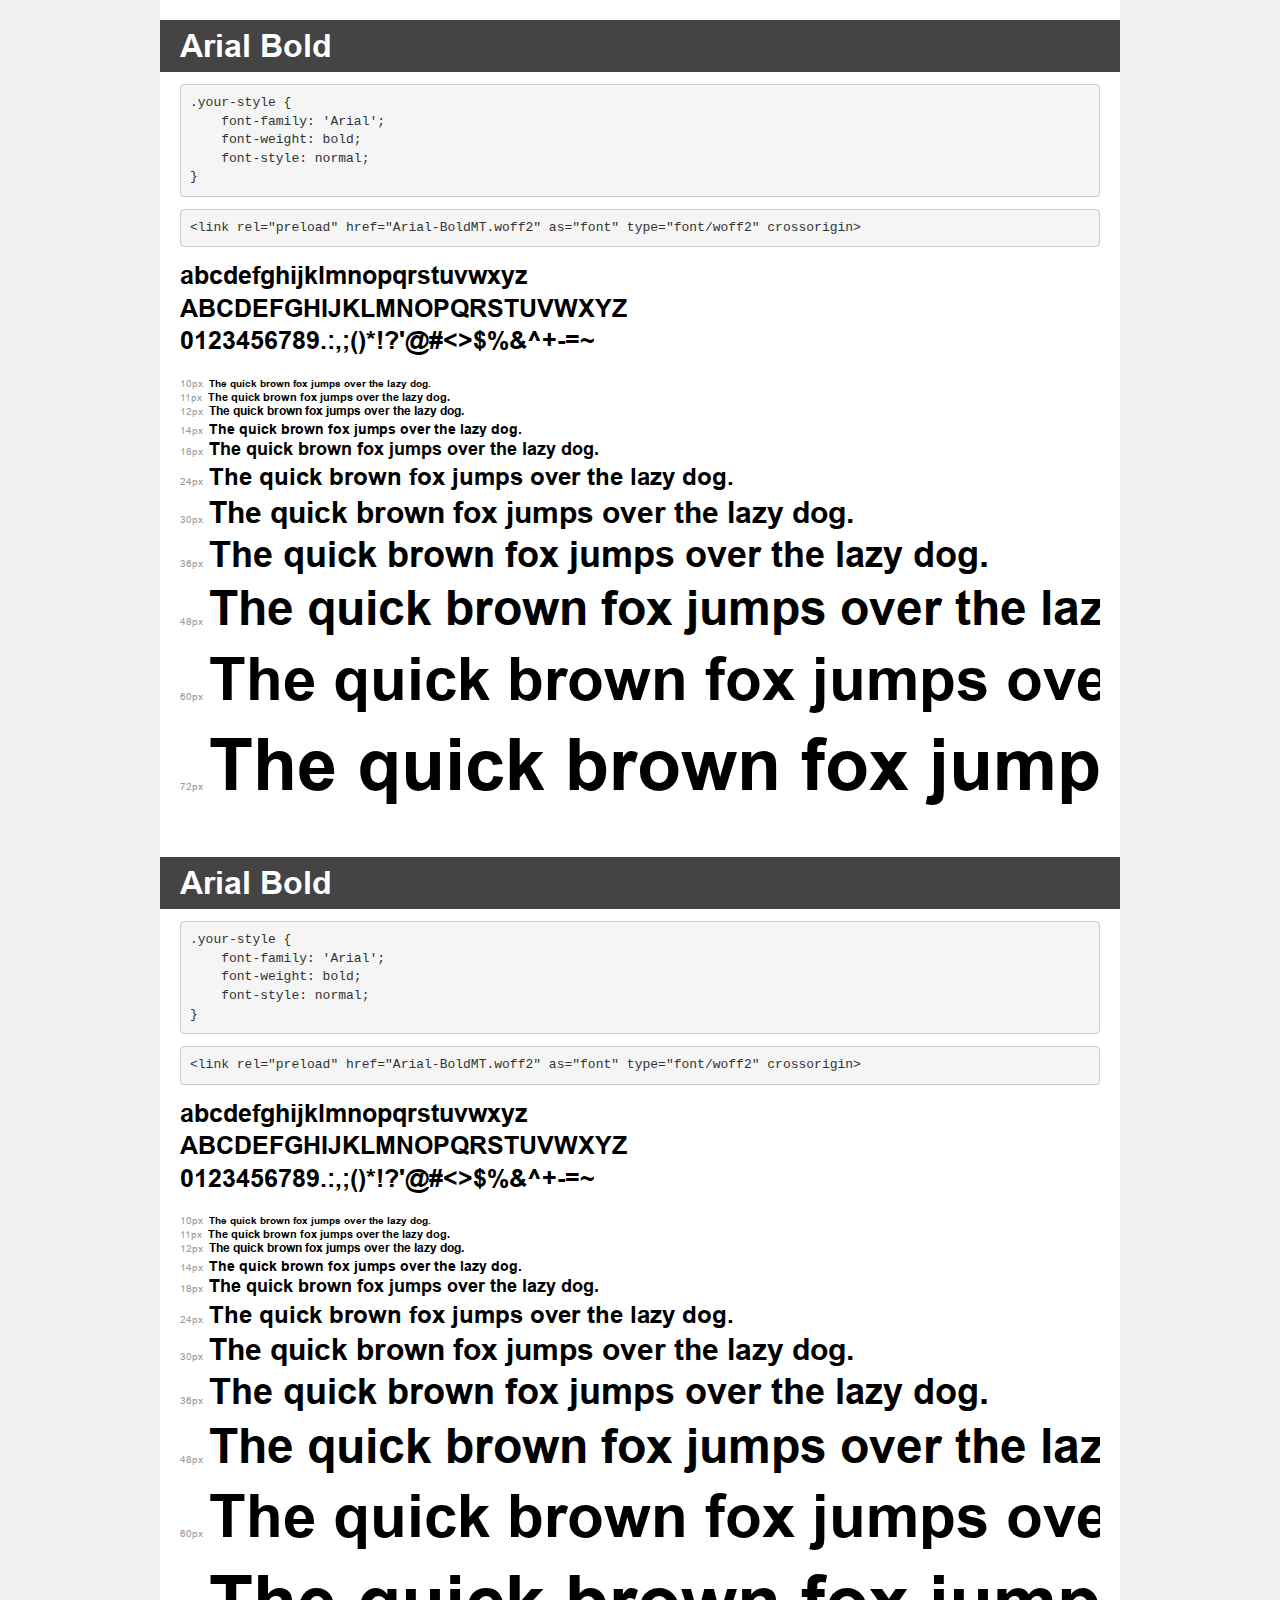
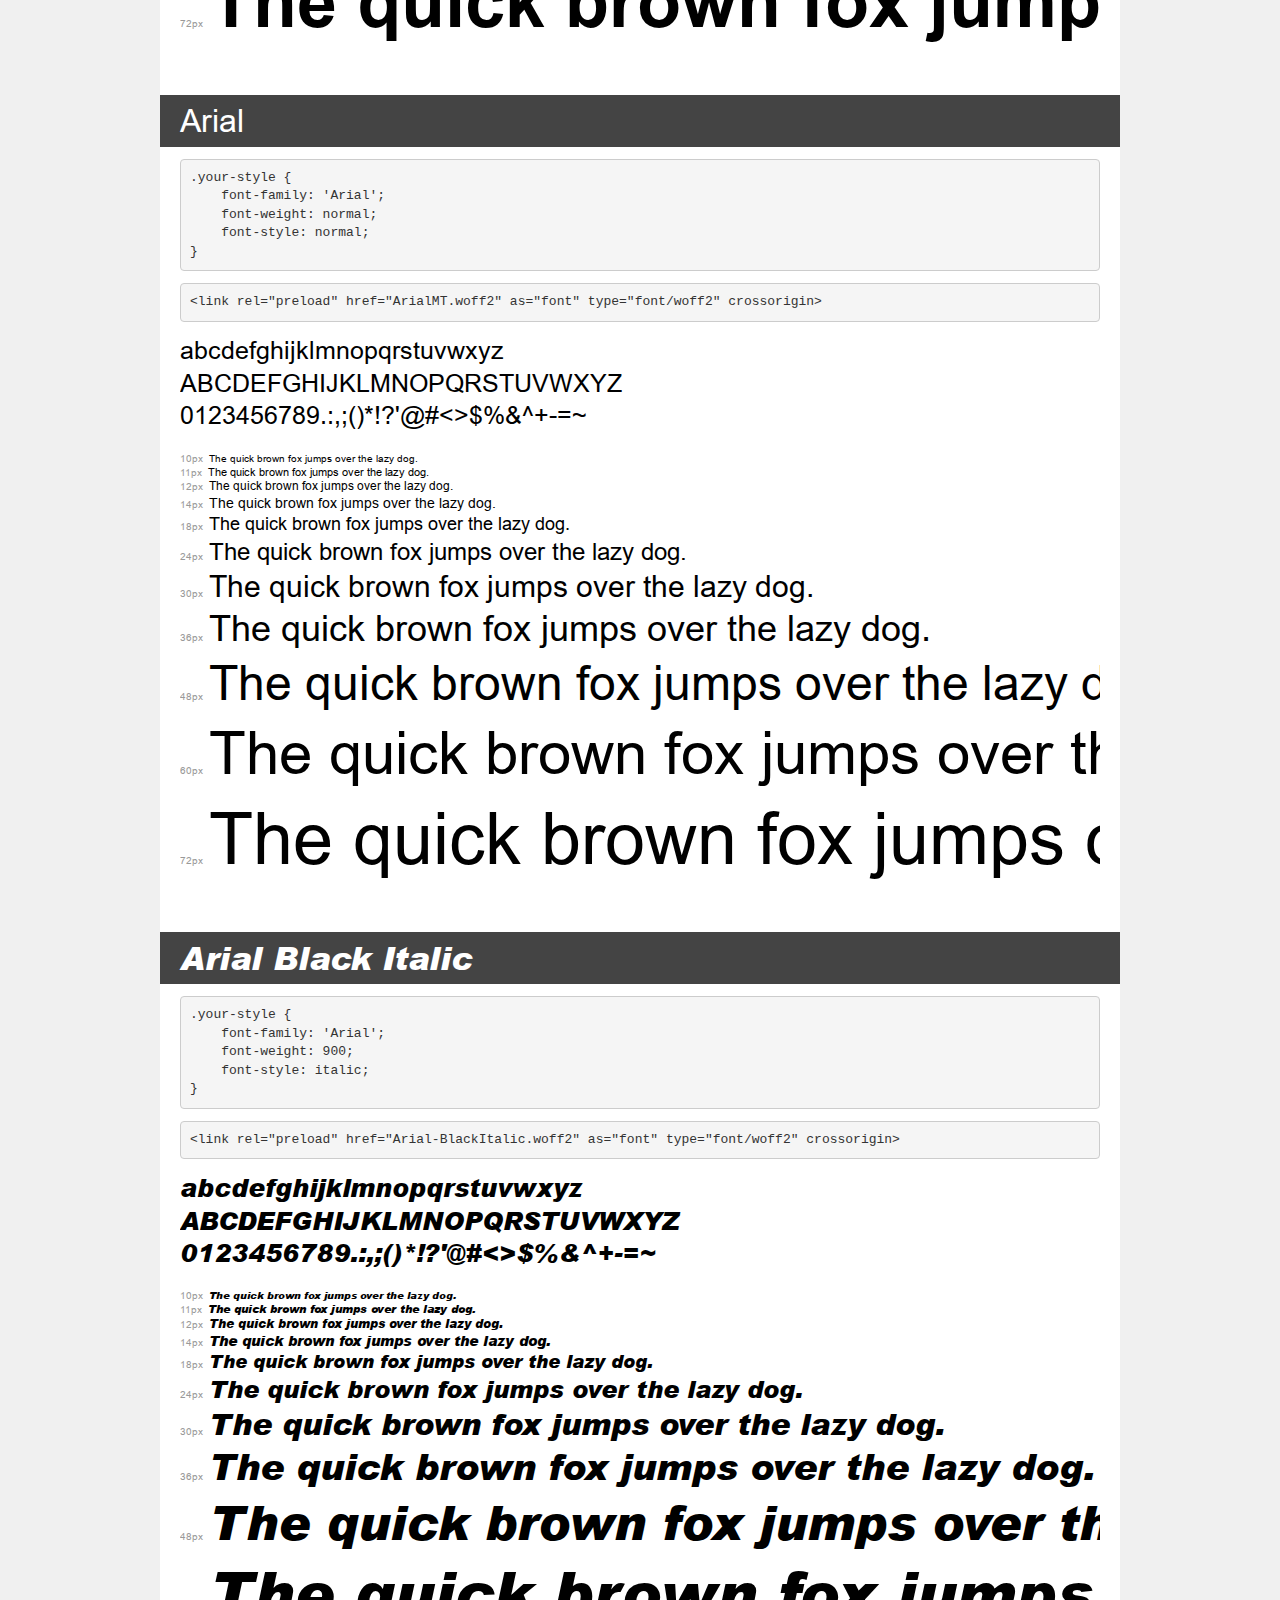
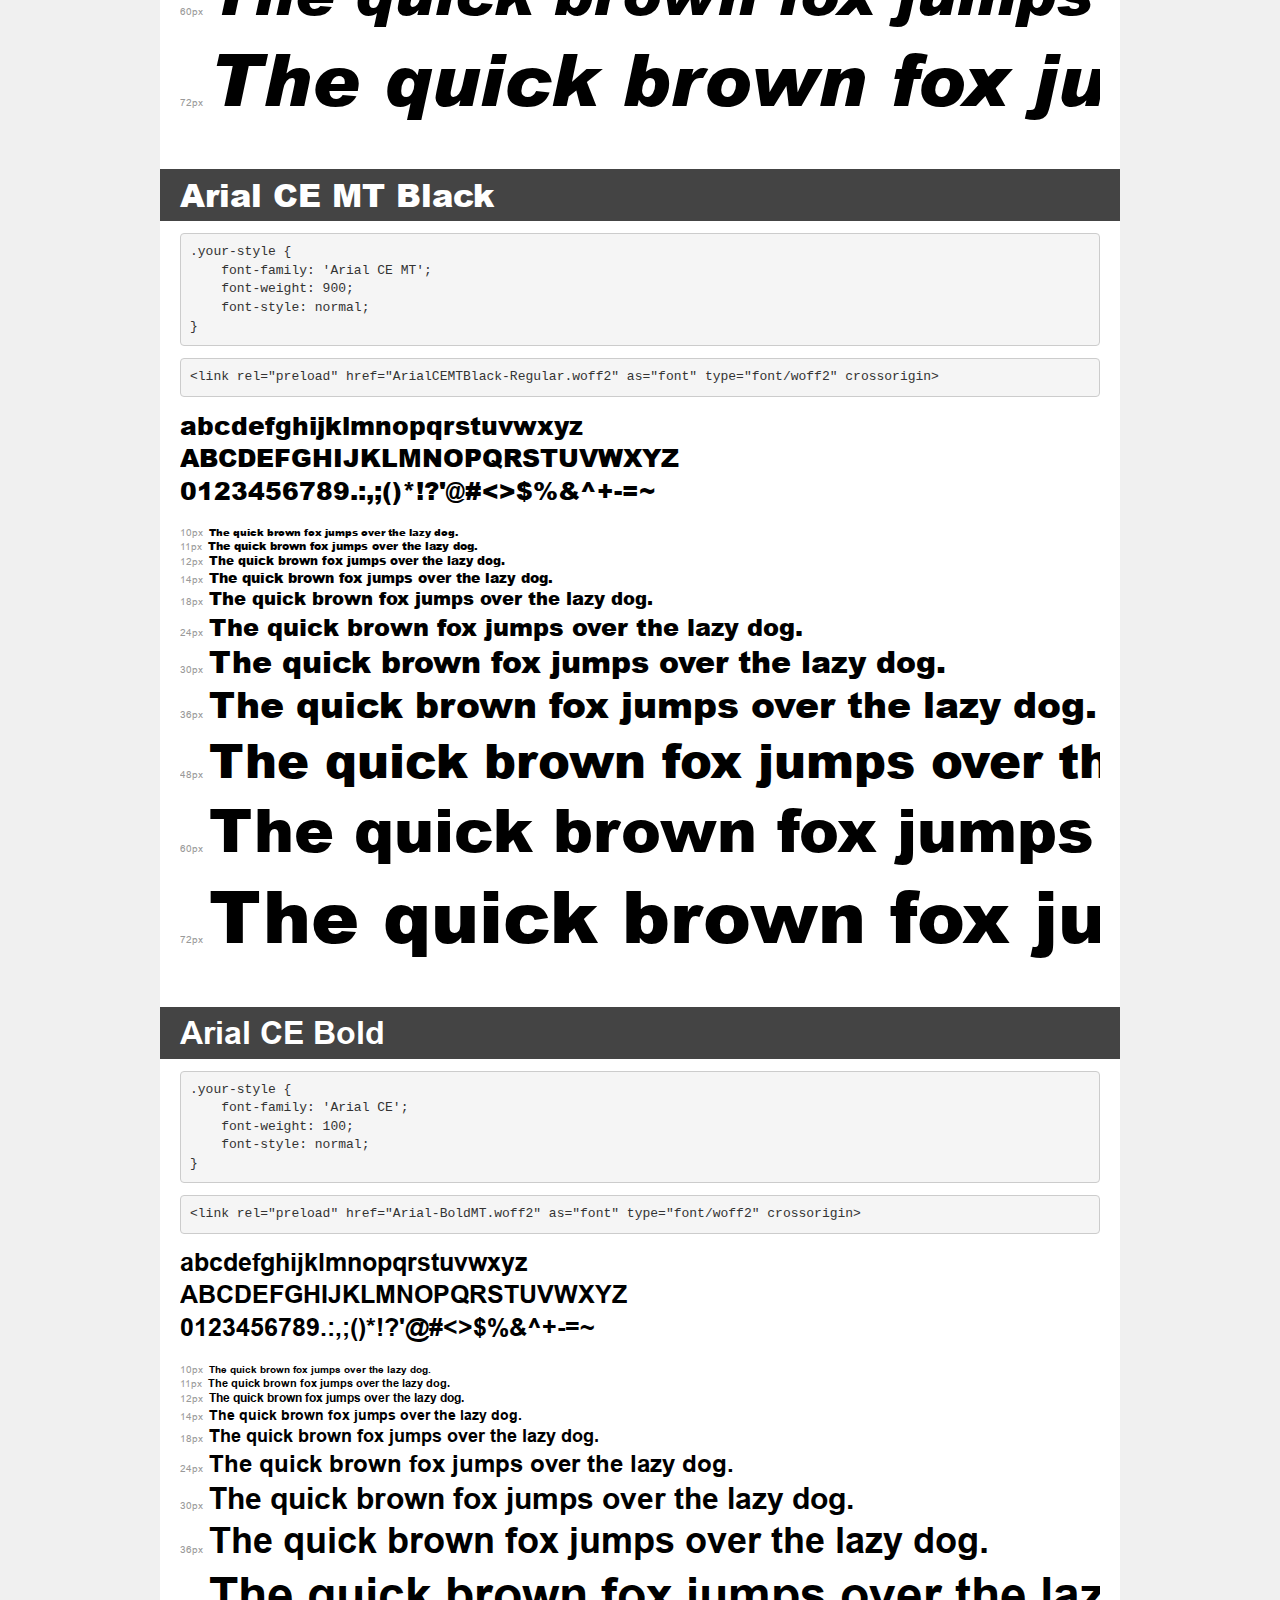
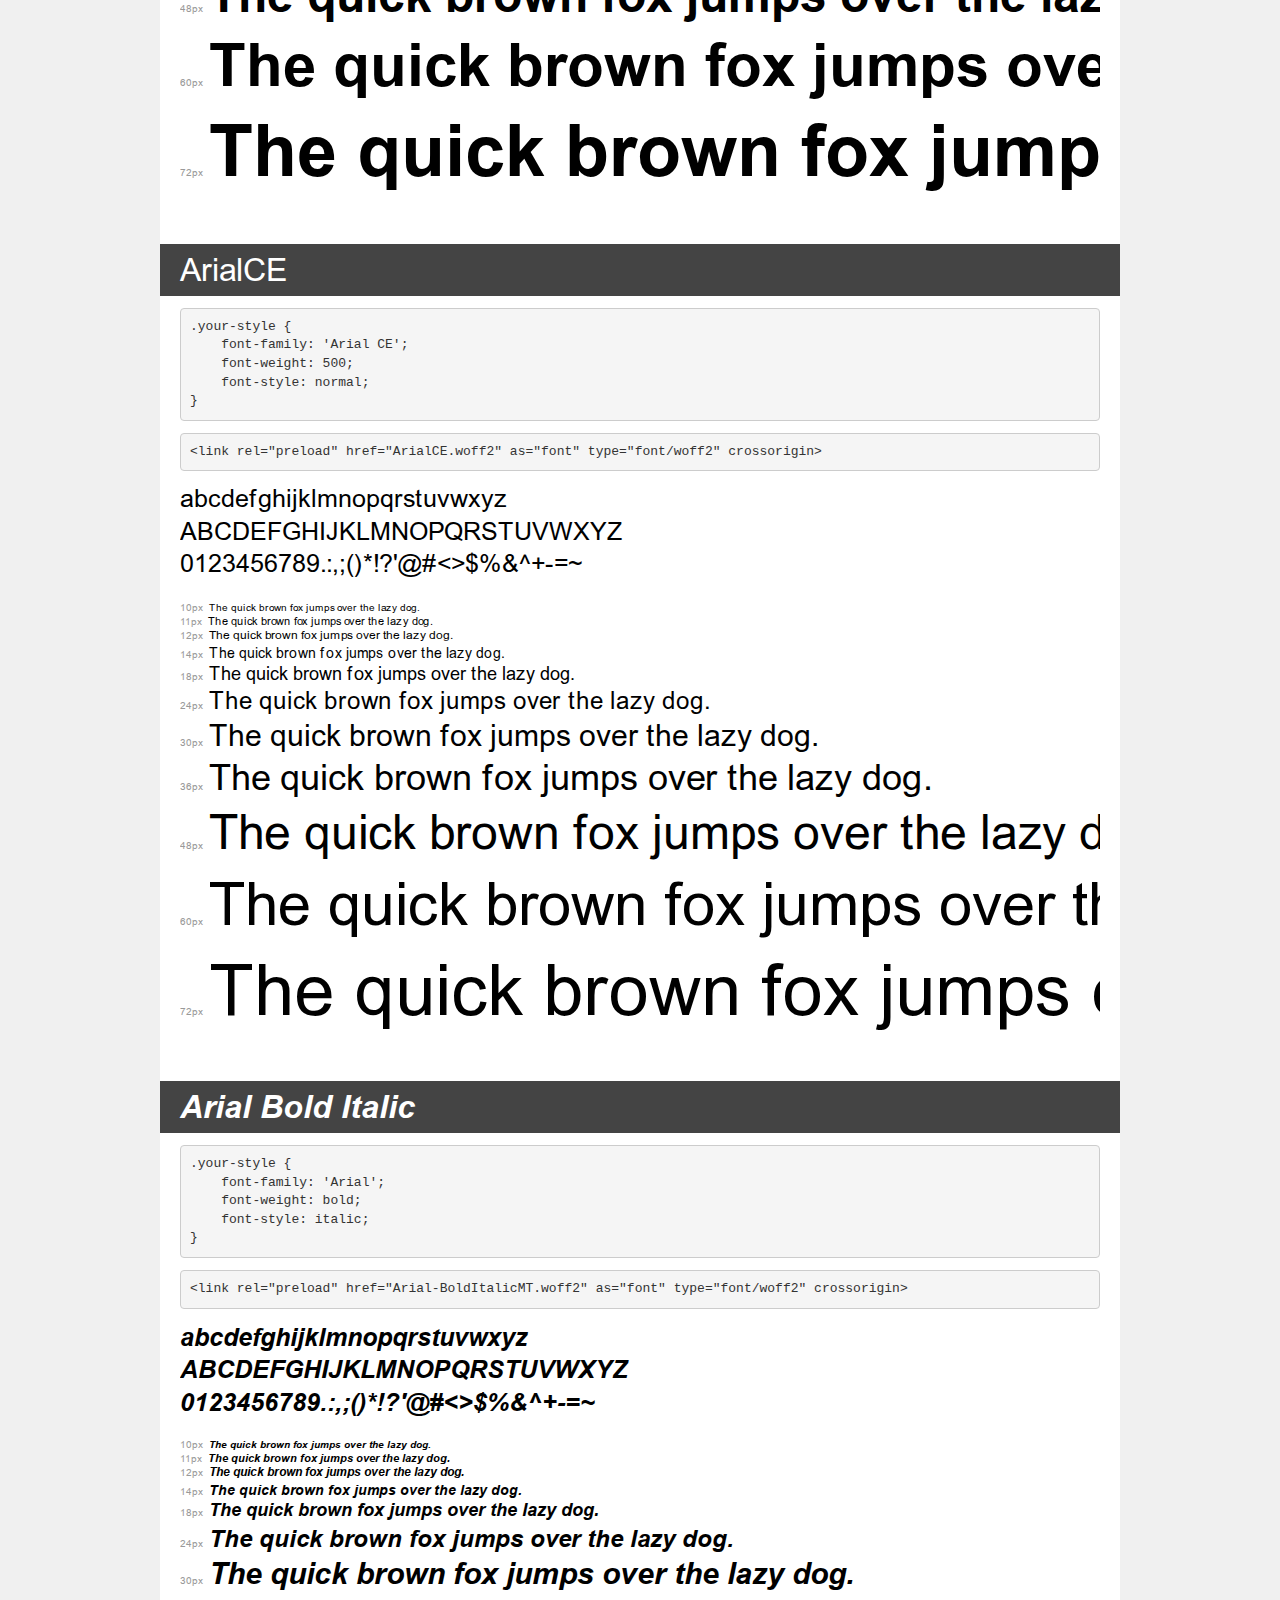
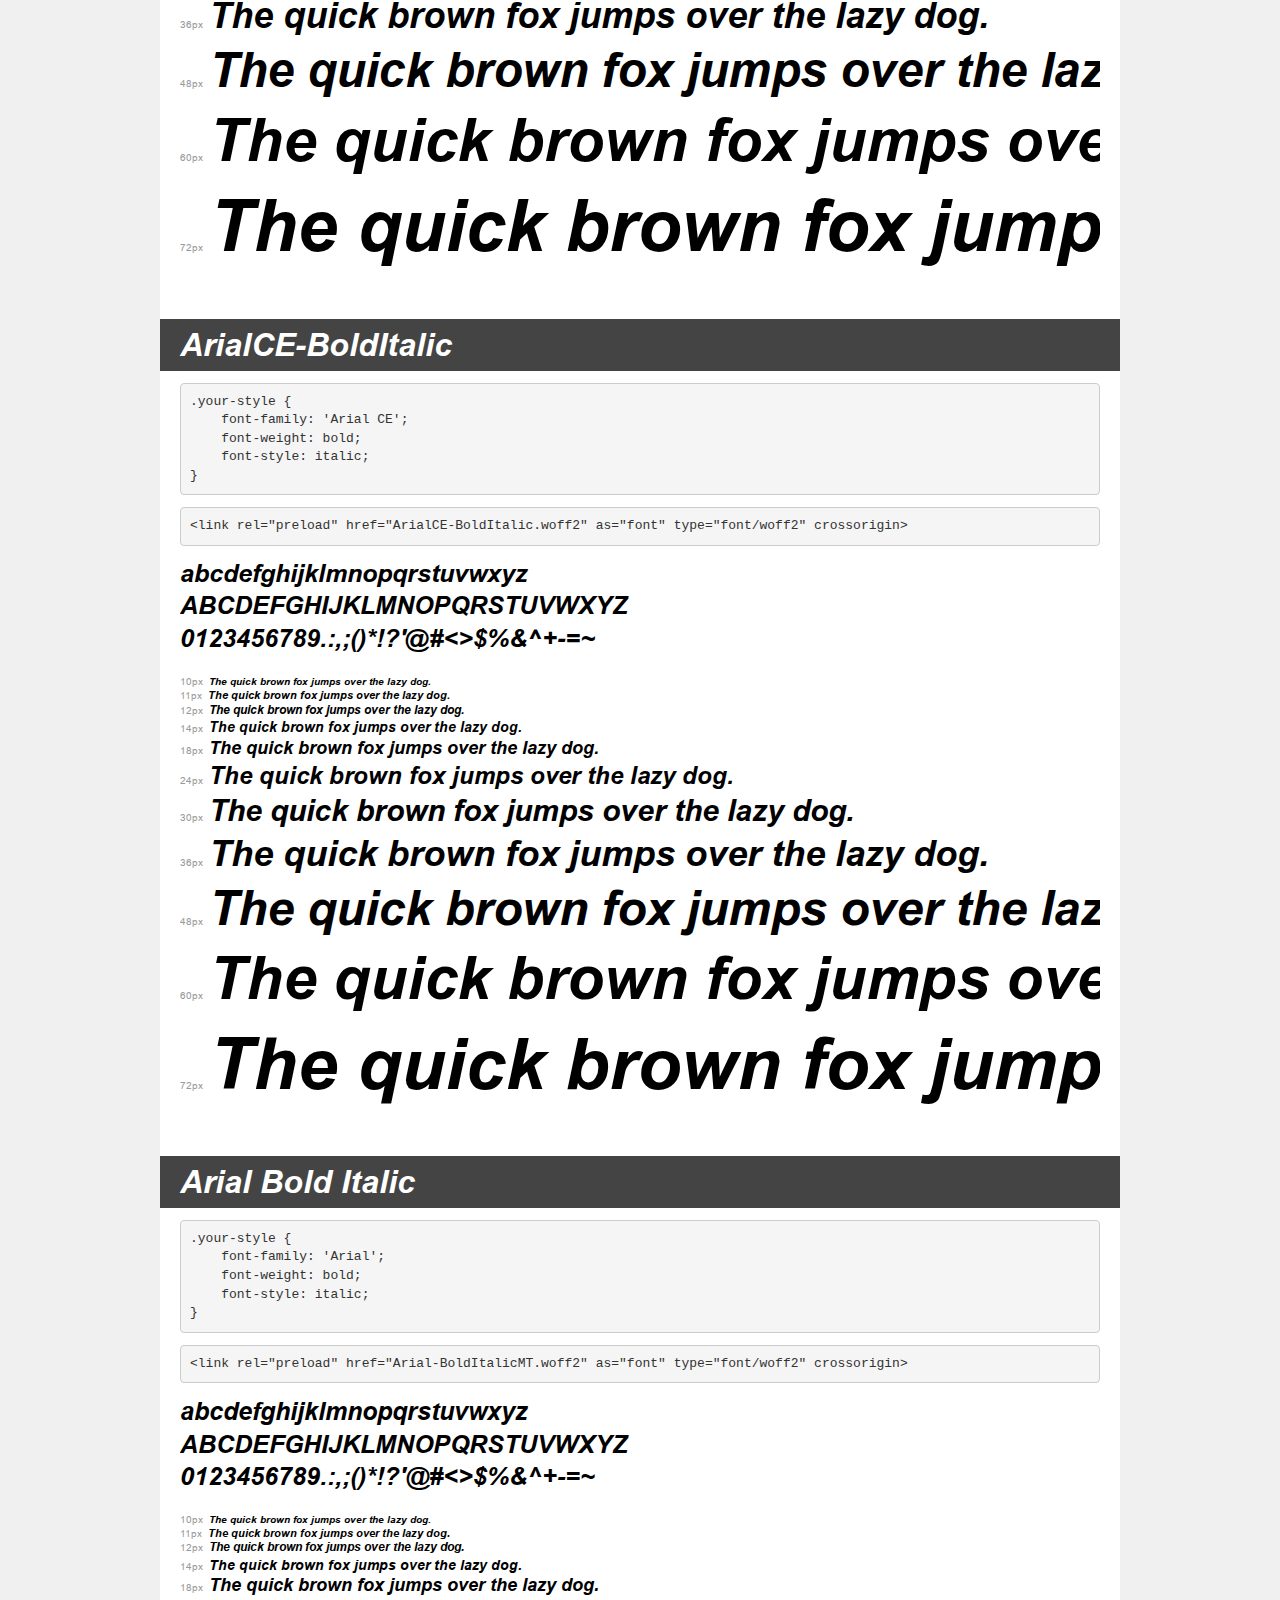
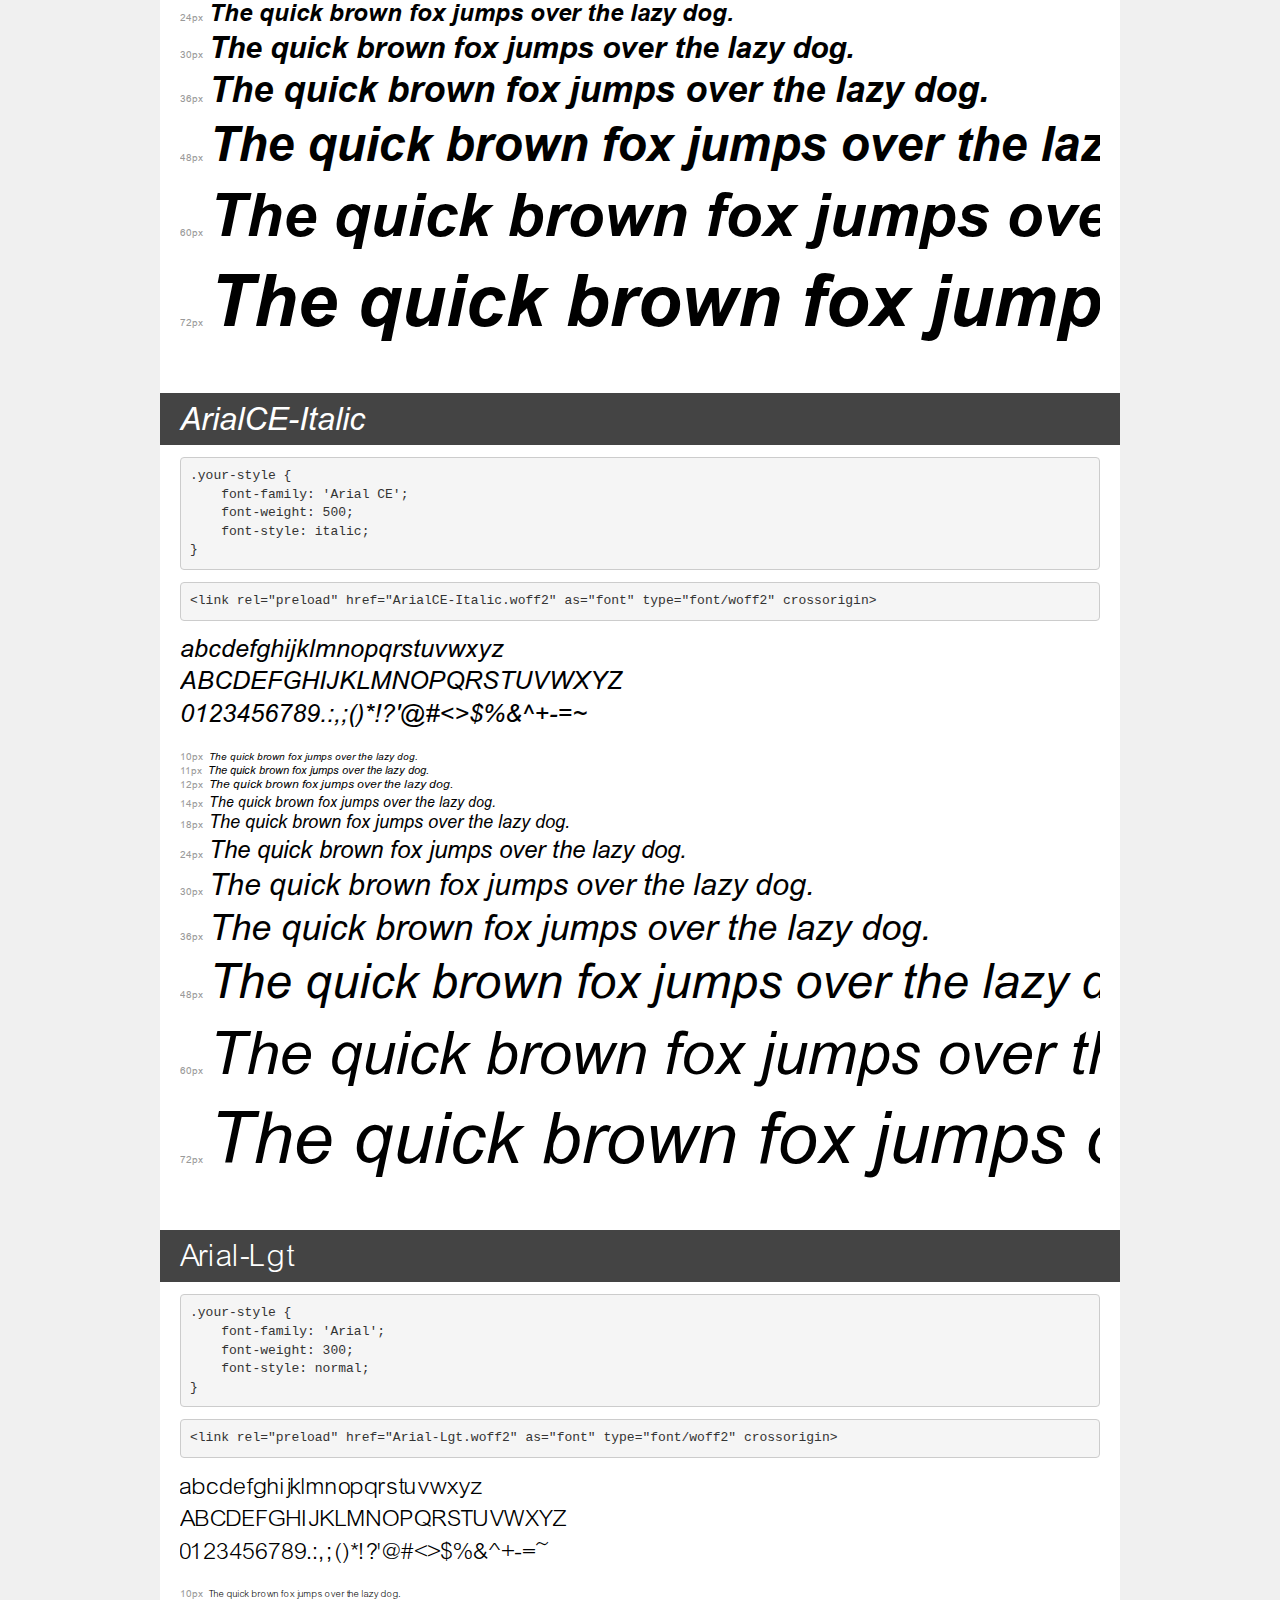
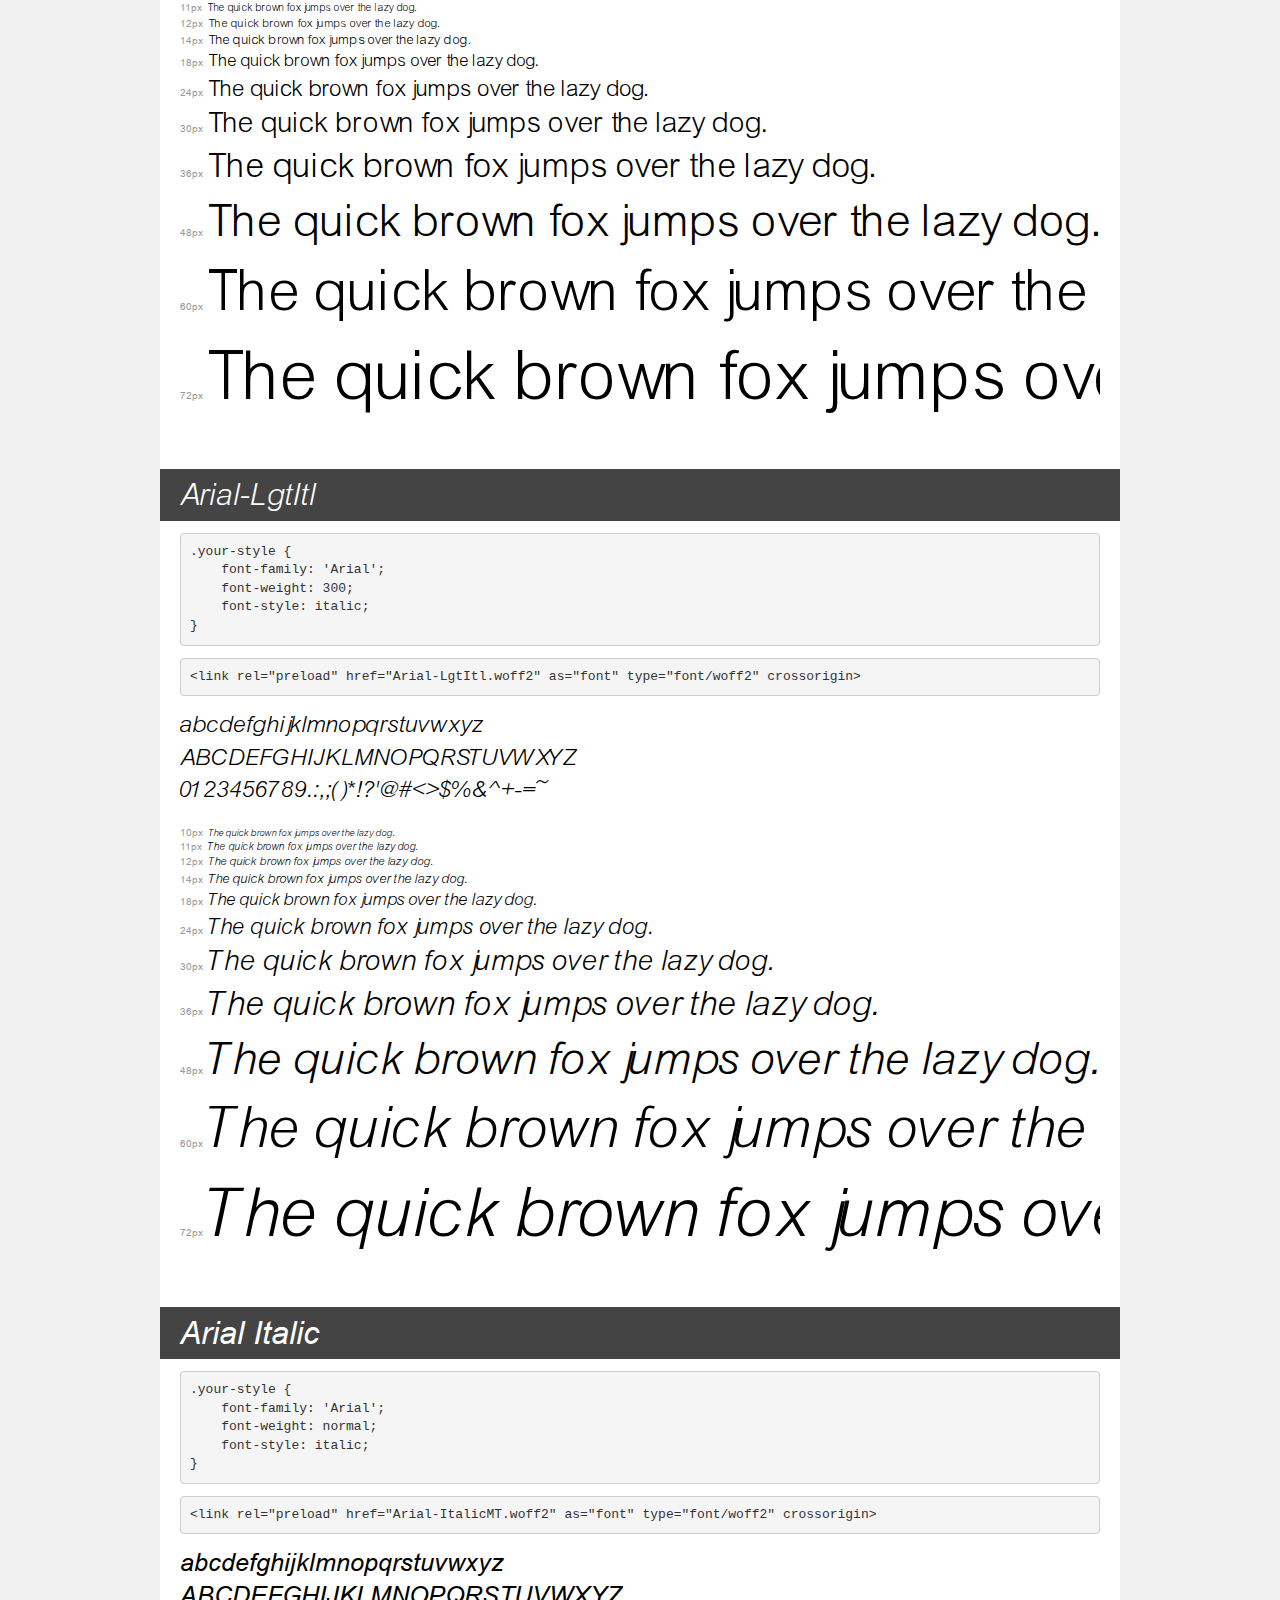
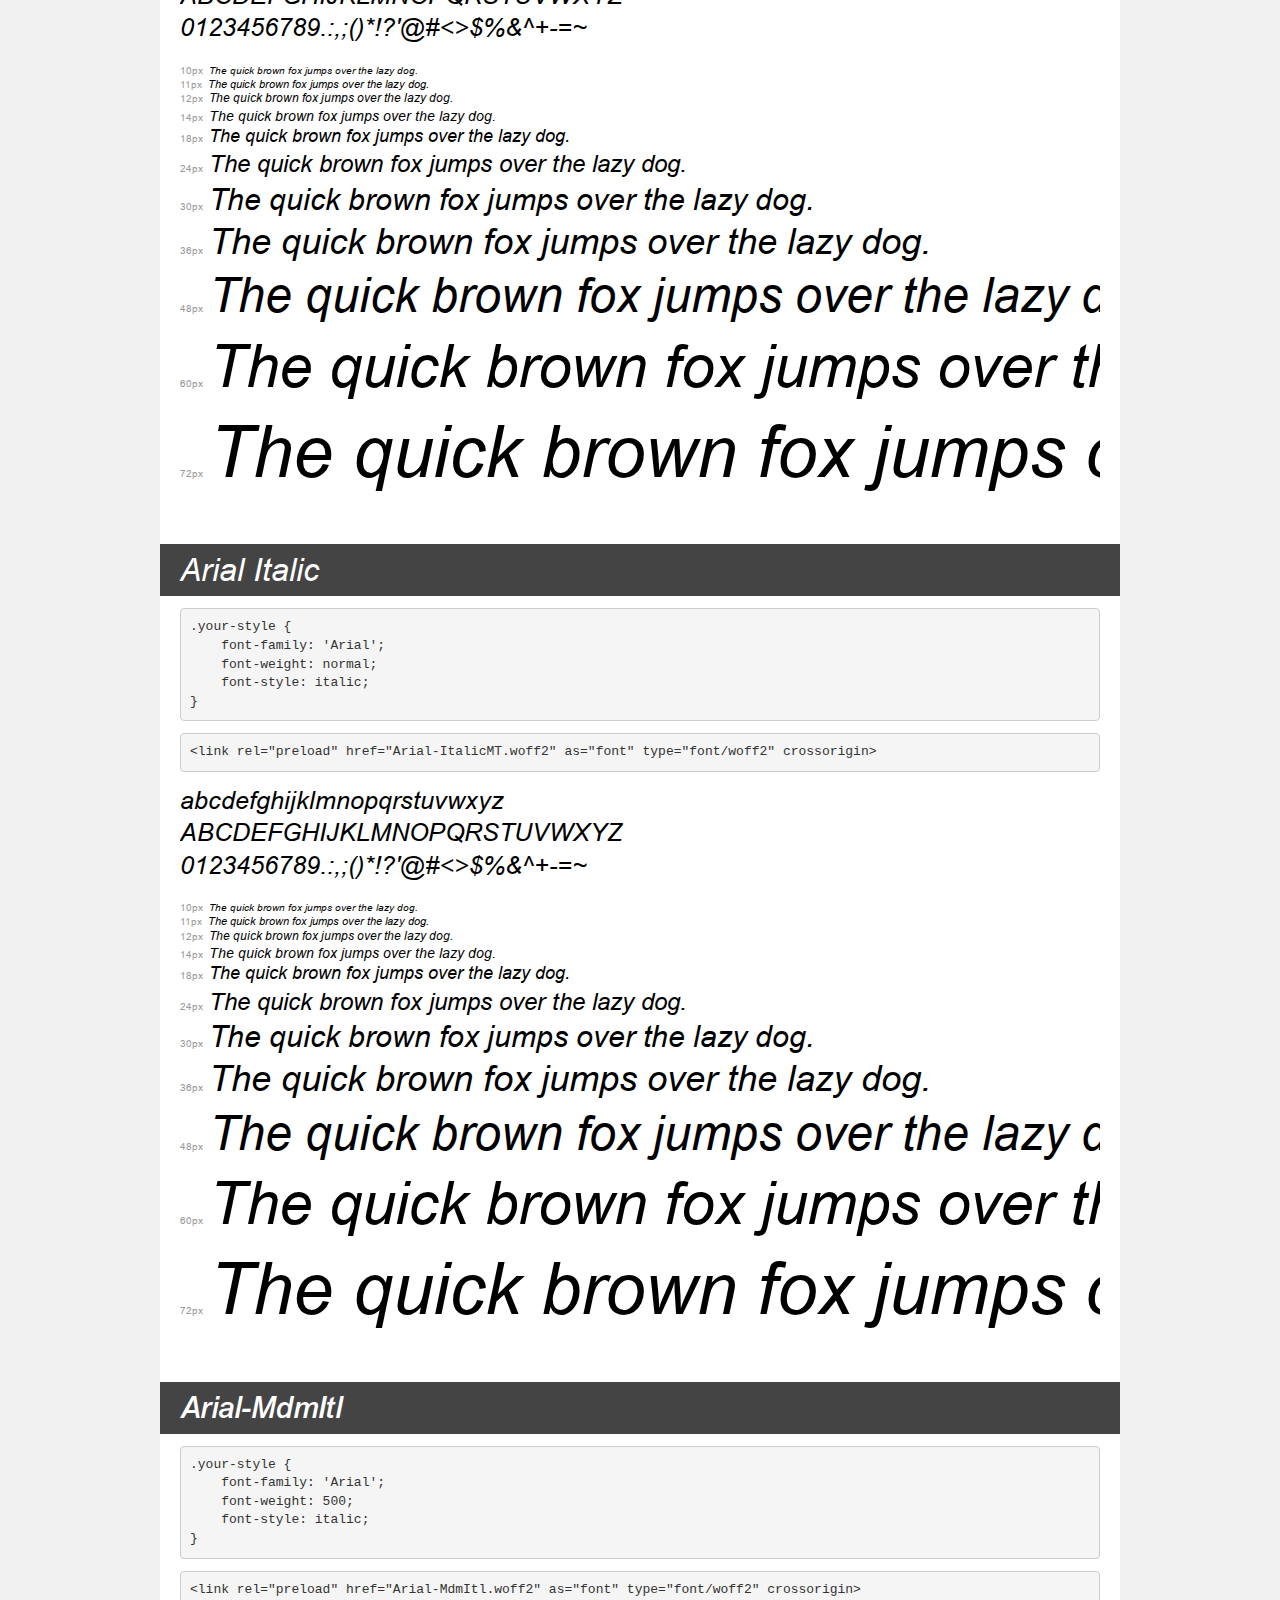
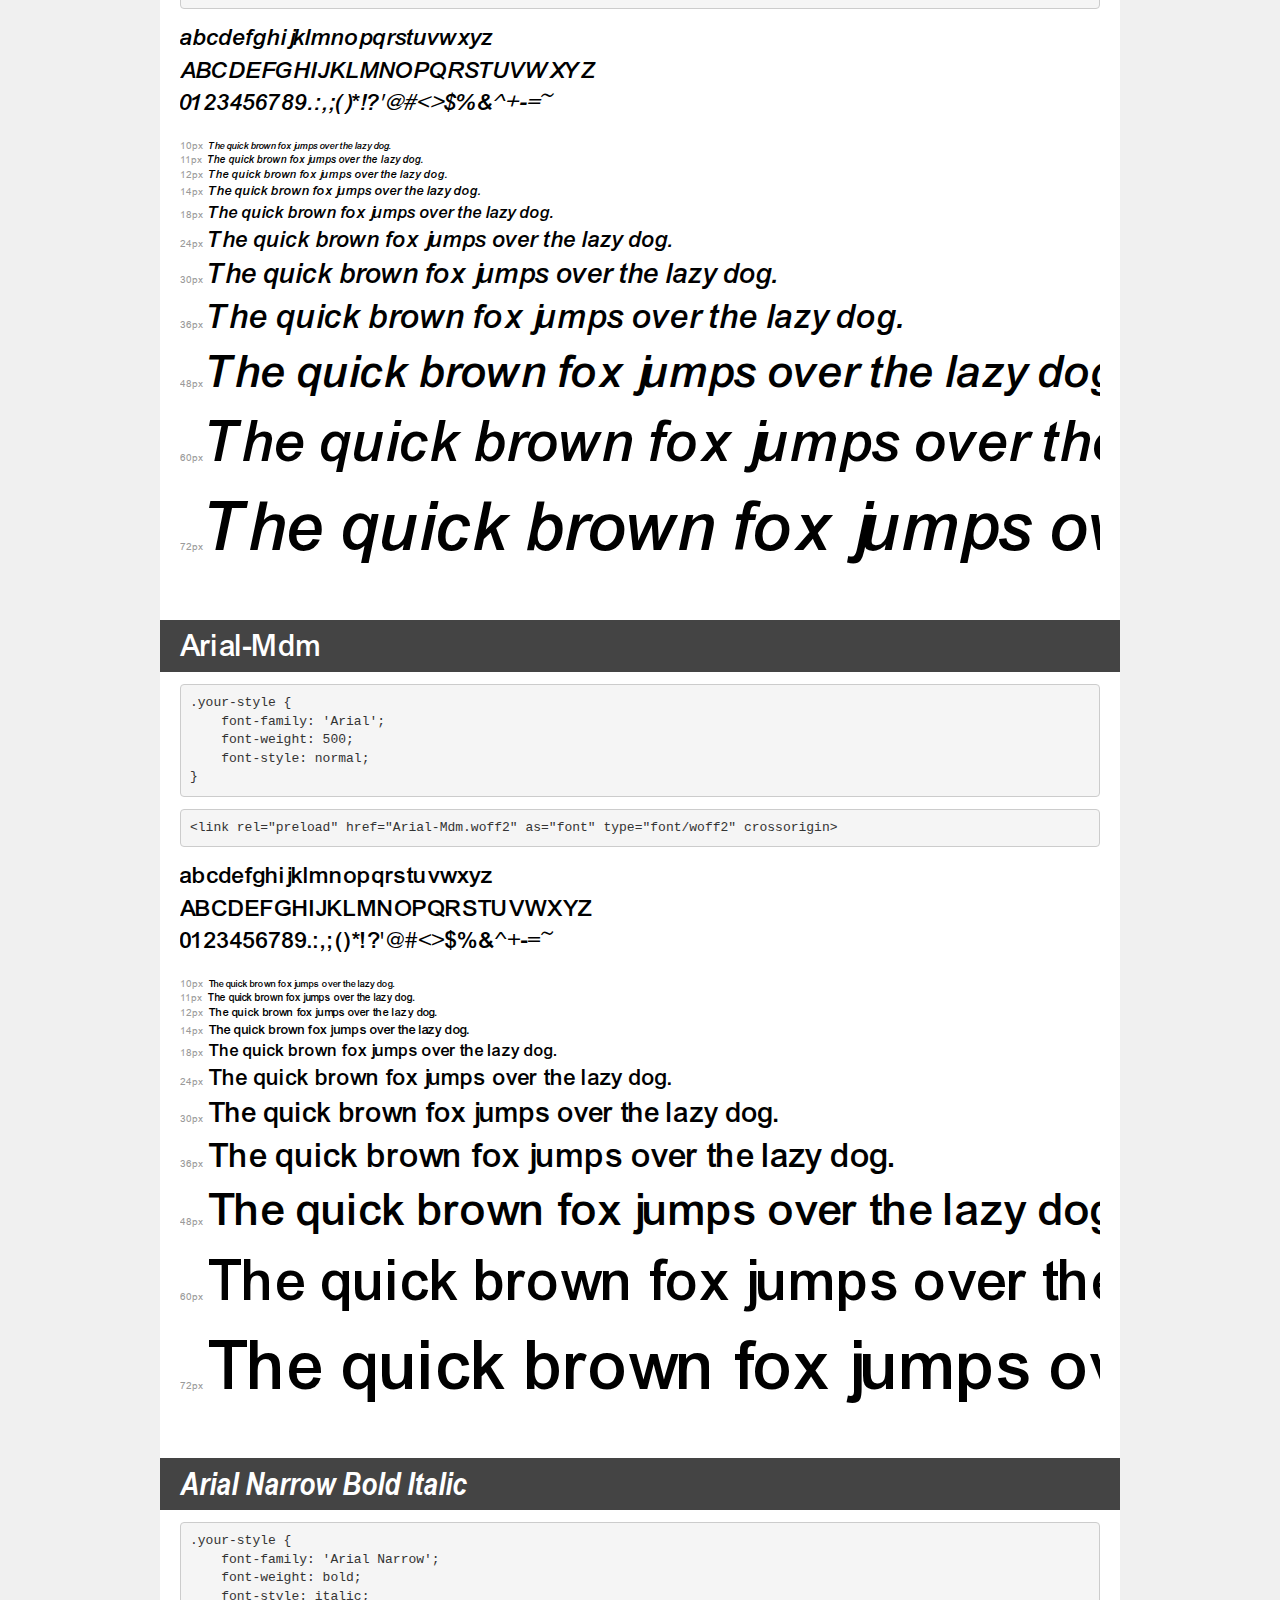
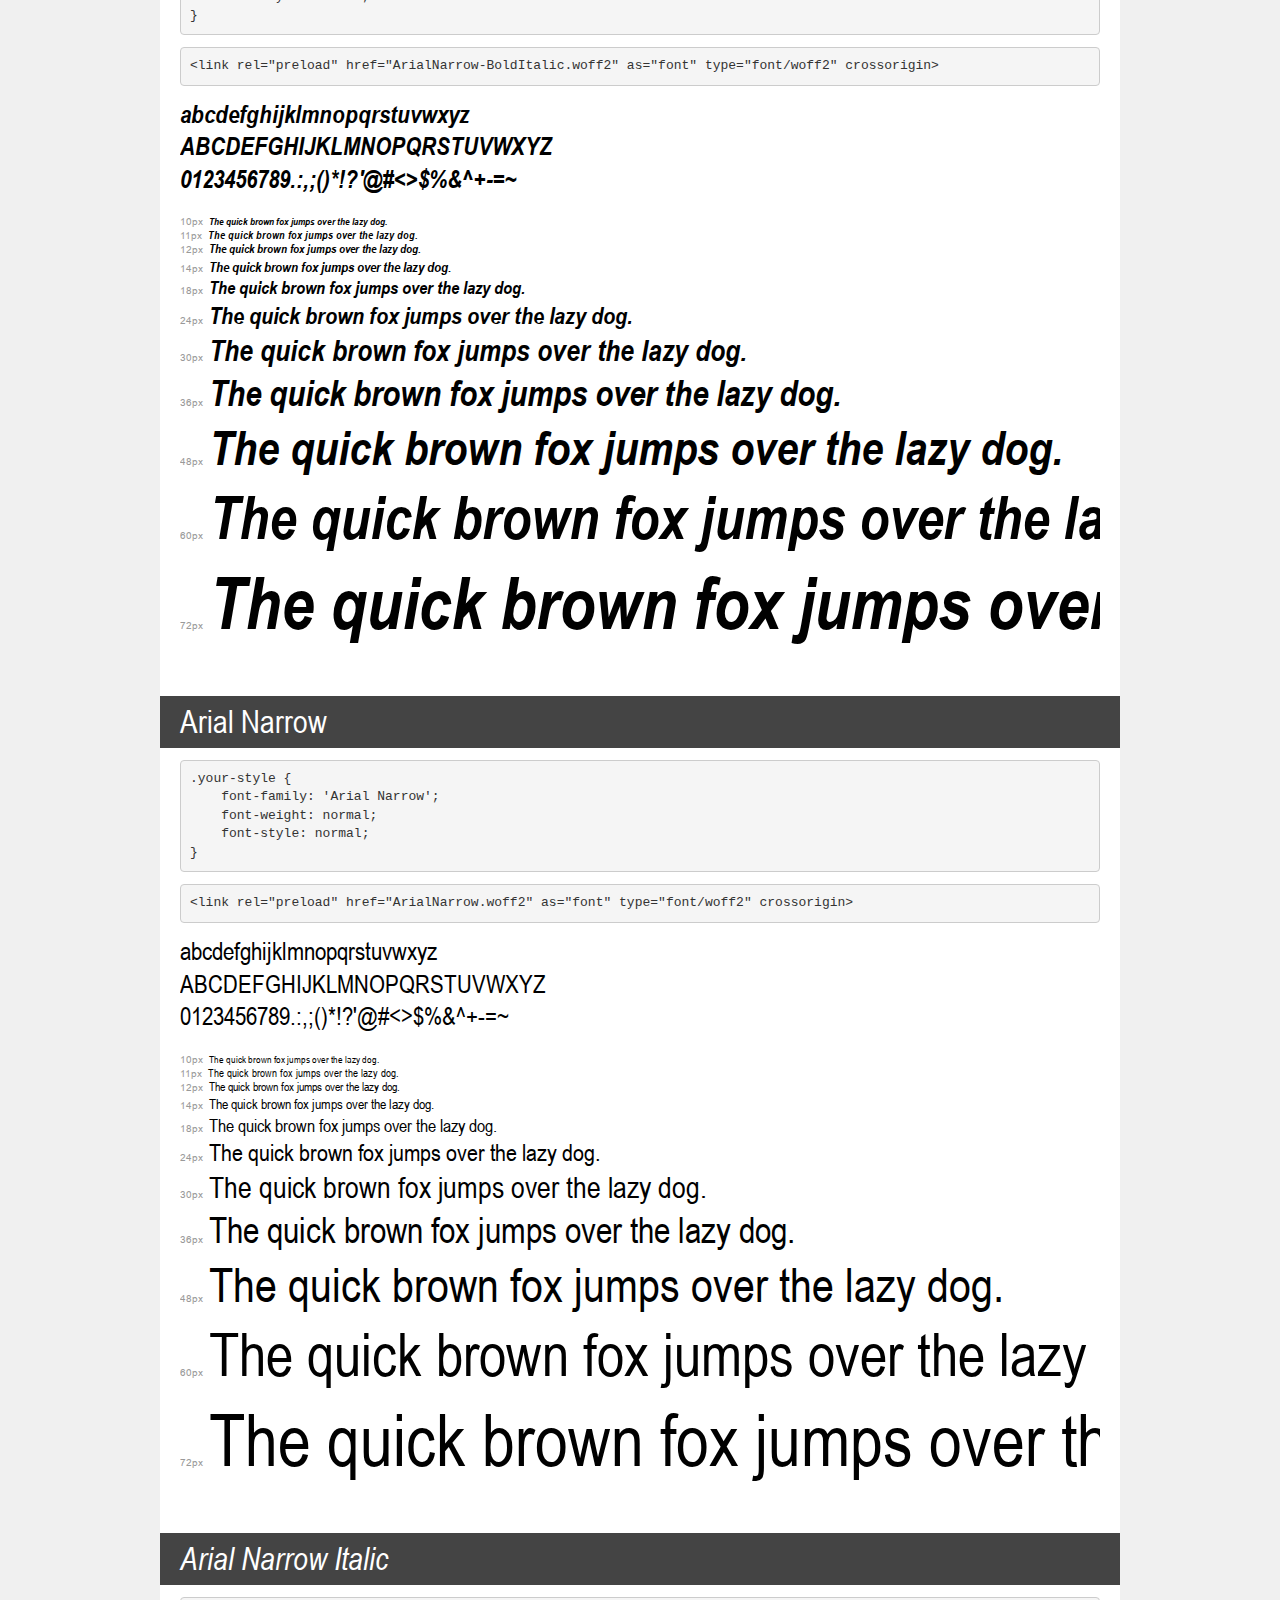
<file: app/assets/fonts/arial/demo.html>
<!DOCTYPE html>
<html lang="en">
<head>
    <meta charset="utf-8">
    <meta http-equiv="X-UA-Compatible" content="IE=edge">
    <meta name="viewport" content="width=device-width, initial-scale=1">
    <meta name="robots" content="noindex, noarchive">
    <meta name="format-detection" content="telephone=no">
    <title>Transfonter demo</title>
    <link href="stylesheet.css" rel="stylesheet">
    <style>
        /*
        http://meyerweb.com/eric/tools/css/reset/
        v2.0 | 20110126
        License: none (public domain)
        */
        html, body, div, span, applet, object, iframe,
        h1, h2, h3, h4, h5, h6, p, blockquote, pre,
        a, abbr, acronym, address, big, cite, code,
        del, dfn, em, img, ins, kbd, q, s, samp,
        small, strike, strong, sub, sup, tt, var,
        b, u, i, center,
        dl, dt, dd, ol, ul, li,
        fieldset, form, label, legend,
        table, caption, tbody, tfoot, thead, tr, th, td,
        article, aside, canvas, details, embed,
        figure, figcaption, footer, header, hgroup,
        menu, nav, output, ruby, section, summary,
        time, mark, audio, video {
            margin: 0;
            padding: 0;
            border: 0;
            font-size: 100%;
            font: inherit;
            vertical-align: baseline;
        }
        /* HTML5 display-role reset for older browsers */
        article, aside, details, figcaption, figure,
        footer, header, hgroup, menu, nav, section {
            display: block;
        }
        body {
            line-height: 1;
        }
        ol, ul {
            list-style: none;
        }
        blockquote, q {
            quotes: none;
        }
        blockquote:before, blockquote:after,
        q:before, q:after {
            content: '';
            content: none;
        }
        table {
            border-collapse: collapse;
            border-spacing: 0;
        }
        /* demo styles */
        body {
            background: #f0f0f0;
            color: #000;
        }
        .page {
            background: #fff;
            width: 920px;
            margin: 0 auto;
            padding: 20px 20px 0 20px;
            overflow: hidden;
        }
        .font-container {
            overflow-x: auto;
            overflow-y: hidden;
            margin-bottom: 40px;
            line-height: 1.3;
            white-space: nowrap;
            padding-bottom: 5px;
        }
        h1 {
            position: relative;
            background: #444;
            font-size: 32px;
            color: #fff;
            padding: 10px 20px;
            margin: 0 -20px 12px -20px;
        }
        .letters {
            font-size: 25px;
            margin-bottom: 20px;
        }
        .s10:before {
            content: '10px';
        }
        .s11:before {
            content: '11px';
        }
        .s12:before {
            content: '12px';
        }
        .s14:before {
            content: '14px';
        }
        .s18:before {
            content: '18px';
        }
        .s24:before {
            content: '24px';
        }
        .s30:before {
            content: '30px';
        }
        .s36:before {
            content: '36px';
        }
        .s48:before {
            content: '48px';
        }
        .s60:before {
            content: '60px';
        }
        .s72:before {
            content: '72px';
        }
        .s10:before, .s11:before, .s12:before, .s14:before,
        .s18:before, .s24:before, .s30:before, .s36:before,
        .s48:before, .s60:before, .s72:before {
            font-family: Arial, sans-serif;
            font-size: 10px;
            font-weight: normal;
            font-style: normal;
            color: #999;
            padding-right: 6px;
        }
        pre {
            display: block;
            padding: 9px;
            margin: 0 0 12px;
            font-family: Monaco, Menlo, Consolas, "Courier New", monospace;
            font-size: 13px;
            line-height: 1.428571429;
            color: #333;
            font-weight: normal;
            font-style: normal;
            background-color: #f5f5f5;
            border: 1px solid #ccc;
            overflow-x: auto;
            border-radius: 4px;
        }
        /* responsive */
        @media (max-width: 959px) {
            .page {
                width: auto;
                margin: 0;
            }
        }
    </style>
</head>
<body>
<div class="page">
    <div class="demo">
        <h1 style="font-family: 'Arial'; font-weight: bold; font-style: normal;">Arial Bold</h1>
        <pre title="Usage">.your-style {
    font-family: 'Arial';
    font-weight: bold;
    font-style: normal;
}</pre>
        <pre title="Preload (optional)">
&lt;link rel=&quot;preload&quot; href=&quot;Arial-BoldMT.woff2&quot; as=&quot;font&quot; type=&quot;font/woff2&quot; crossorigin&gt;</pre>
        <div class="font-container" style="font-family: 'Arial'; font-weight: bold; font-style: normal;">
            <p class="letters">
                abcdefghijklmnopqrstuvwxyz<br>
ABCDEFGHIJKLMNOPQRSTUVWXYZ<br>
                0123456789.:,;()*!?'@#&lt;&gt;$%&^+-=~
            </p>
            <p class="s10" style="font-size: 10px;">The quick brown fox jumps over the lazy dog.</p>
            <p class="s11" style="font-size: 11px;">The quick brown fox jumps over the lazy dog.</p>
            <p class="s12" style="font-size: 12px;">The quick brown fox jumps over the lazy dog.</p>
            <p class="s14" style="font-size: 14px;">The quick brown fox jumps over the lazy dog.</p>
            <p class="s18" style="font-size: 18px;">The quick brown fox jumps over the lazy dog.</p>
            <p class="s24" style="font-size: 24px;">The quick brown fox jumps over the lazy dog.</p>
            <p class="s30" style="font-size: 30px;">The quick brown fox jumps over the lazy dog.</p>
            <p class="s36" style="font-size: 36px;">The quick brown fox jumps over the lazy dog.</p>
            <p class="s48" style="font-size: 48px;">The quick brown fox jumps over the lazy dog.</p>
            <p class="s60" style="font-size: 60px;">The quick brown fox jumps over the lazy dog.</p>
            <p class="s72" style="font-size: 72px;">The quick brown fox jumps over the lazy dog.</p>
        </div>
    </div>

    <div class="demo">
        <h1 style="font-family: 'Arial'; font-weight: bold; font-style: normal;">Arial Bold</h1>
        <pre title="Usage">.your-style {
    font-family: 'Arial';
    font-weight: bold;
    font-style: normal;
}</pre>
        <pre title="Preload (optional)">
&lt;link rel=&quot;preload&quot; href=&quot;Arial-BoldMT.woff2&quot; as=&quot;font&quot; type=&quot;font/woff2&quot; crossorigin&gt;</pre>
        <div class="font-container" style="font-family: 'Arial'; font-weight: bold; font-style: normal;">
            <p class="letters">
                abcdefghijklmnopqrstuvwxyz<br>
ABCDEFGHIJKLMNOPQRSTUVWXYZ<br>
                0123456789.:,;()*!?'@#&lt;&gt;$%&^+-=~
            </p>
            <p class="s10" style="font-size: 10px;">The quick brown fox jumps over the lazy dog.</p>
            <p class="s11" style="font-size: 11px;">The quick brown fox jumps over the lazy dog.</p>
            <p class="s12" style="font-size: 12px;">The quick brown fox jumps over the lazy dog.</p>
            <p class="s14" style="font-size: 14px;">The quick brown fox jumps over the lazy dog.</p>
            <p class="s18" style="font-size: 18px;">The quick brown fox jumps over the lazy dog.</p>
            <p class="s24" style="font-size: 24px;">The quick brown fox jumps over the lazy dog.</p>
            <p class="s30" style="font-size: 30px;">The quick brown fox jumps over the lazy dog.</p>
            <p class="s36" style="font-size: 36px;">The quick brown fox jumps over the lazy dog.</p>
            <p class="s48" style="font-size: 48px;">The quick brown fox jumps over the lazy dog.</p>
            <p class="s60" style="font-size: 60px;">The quick brown fox jumps over the lazy dog.</p>
            <p class="s72" style="font-size: 72px;">The quick brown fox jumps over the lazy dog.</p>
        </div>
    </div>

    <div class="demo">
        <h1 style="font-family: 'Arial'; font-weight: normal; font-style: normal;">Arial</h1>
        <pre title="Usage">.your-style {
    font-family: 'Arial';
    font-weight: normal;
    font-style: normal;
}</pre>
        <pre title="Preload (optional)">
&lt;link rel=&quot;preload&quot; href=&quot;ArialMT.woff2&quot; as=&quot;font&quot; type=&quot;font/woff2&quot; crossorigin&gt;</pre>
        <div class="font-container" style="font-family: 'Arial'; font-weight: normal; font-style: normal;">
            <p class="letters">
                abcdefghijklmnopqrstuvwxyz<br>
ABCDEFGHIJKLMNOPQRSTUVWXYZ<br>
                0123456789.:,;()*!?'@#&lt;&gt;$%&^+-=~
            </p>
            <p class="s10" style="font-size: 10px;">The quick brown fox jumps over the lazy dog.</p>
            <p class="s11" style="font-size: 11px;">The quick brown fox jumps over the lazy dog.</p>
            <p class="s12" style="font-size: 12px;">The quick brown fox jumps over the lazy dog.</p>
            <p class="s14" style="font-size: 14px;">The quick brown fox jumps over the lazy dog.</p>
            <p class="s18" style="font-size: 18px;">The quick brown fox jumps over the lazy dog.</p>
            <p class="s24" style="font-size: 24px;">The quick brown fox jumps over the lazy dog.</p>
            <p class="s30" style="font-size: 30px;">The quick brown fox jumps over the lazy dog.</p>
            <p class="s36" style="font-size: 36px;">The quick brown fox jumps over the lazy dog.</p>
            <p class="s48" style="font-size: 48px;">The quick brown fox jumps over the lazy dog.</p>
            <p class="s60" style="font-size: 60px;">The quick brown fox jumps over the lazy dog.</p>
            <p class="s72" style="font-size: 72px;">The quick brown fox jumps over the lazy dog.</p>
        </div>
    </div>

    <div class="demo">
        <h1 style="font-family: 'Arial'; font-weight: 900; font-style: italic;">Arial Black Italic</h1>
        <pre title="Usage">.your-style {
    font-family: 'Arial';
    font-weight: 900;
    font-style: italic;
}</pre>
        <pre title="Preload (optional)">
&lt;link rel=&quot;preload&quot; href=&quot;Arial-BlackItalic.woff2&quot; as=&quot;font&quot; type=&quot;font/woff2&quot; crossorigin&gt;</pre>
        <div class="font-container" style="font-family: 'Arial'; font-weight: 900; font-style: italic;">
            <p class="letters">
                abcdefghijklmnopqrstuvwxyz<br>
ABCDEFGHIJKLMNOPQRSTUVWXYZ<br>
                0123456789.:,;()*!?'@#&lt;&gt;$%&^+-=~
            </p>
            <p class="s10" style="font-size: 10px;">The quick brown fox jumps over the lazy dog.</p>
            <p class="s11" style="font-size: 11px;">The quick brown fox jumps over the lazy dog.</p>
            <p class="s12" style="font-size: 12px;">The quick brown fox jumps over the lazy dog.</p>
            <p class="s14" style="font-size: 14px;">The quick brown fox jumps over the lazy dog.</p>
            <p class="s18" style="font-size: 18px;">The quick brown fox jumps over the lazy dog.</p>
            <p class="s24" style="font-size: 24px;">The quick brown fox jumps over the lazy dog.</p>
            <p class="s30" style="font-size: 30px;">The quick brown fox jumps over the lazy dog.</p>
            <p class="s36" style="font-size: 36px;">The quick brown fox jumps over the lazy dog.</p>
            <p class="s48" style="font-size: 48px;">The quick brown fox jumps over the lazy dog.</p>
            <p class="s60" style="font-size: 60px;">The quick brown fox jumps over the lazy dog.</p>
            <p class="s72" style="font-size: 72px;">The quick brown fox jumps over the lazy dog.</p>
        </div>
    </div>

    <div class="demo">
        <h1 style="font-family: 'Arial CE MT'; font-weight: 900; font-style: normal;">Arial CE MT Black</h1>
        <pre title="Usage">.your-style {
    font-family: 'Arial CE MT';
    font-weight: 900;
    font-style: normal;
}</pre>
        <pre title="Preload (optional)">
&lt;link rel=&quot;preload&quot; href=&quot;ArialCEMTBlack-Regular.woff2&quot; as=&quot;font&quot; type=&quot;font/woff2&quot; crossorigin&gt;</pre>
        <div class="font-container" style="font-family: 'Arial CE MT'; font-weight: 900; font-style: normal;">
            <p class="letters">
                abcdefghijklmnopqrstuvwxyz<br>
ABCDEFGHIJKLMNOPQRSTUVWXYZ<br>
                0123456789.:,;()*!?'@#&lt;&gt;$%&^+-=~
            </p>
            <p class="s10" style="font-size: 10px;">The quick brown fox jumps over the lazy dog.</p>
            <p class="s11" style="font-size: 11px;">The quick brown fox jumps over the lazy dog.</p>
            <p class="s12" style="font-size: 12px;">The quick brown fox jumps over the lazy dog.</p>
            <p class="s14" style="font-size: 14px;">The quick brown fox jumps over the lazy dog.</p>
            <p class="s18" style="font-size: 18px;">The quick brown fox jumps over the lazy dog.</p>
            <p class="s24" style="font-size: 24px;">The quick brown fox jumps over the lazy dog.</p>
            <p class="s30" style="font-size: 30px;">The quick brown fox jumps over the lazy dog.</p>
            <p class="s36" style="font-size: 36px;">The quick brown fox jumps over the lazy dog.</p>
            <p class="s48" style="font-size: 48px;">The quick brown fox jumps over the lazy dog.</p>
            <p class="s60" style="font-size: 60px;">The quick brown fox jumps over the lazy dog.</p>
            <p class="s72" style="font-size: 72px;">The quick brown fox jumps over the lazy dog.</p>
        </div>
    </div>

    <div class="demo">
        <h1 style="font-family: 'Arial CE'; font-weight: 100; font-style: normal;">Arial CE Bold</h1>
        <pre title="Usage">.your-style {
    font-family: 'Arial CE';
    font-weight: 100;
    font-style: normal;
}</pre>
        <pre title="Preload (optional)">
&lt;link rel=&quot;preload&quot; href=&quot;Arial-BoldMT.woff2&quot; as=&quot;font&quot; type=&quot;font/woff2&quot; crossorigin&gt;</pre>
        <div class="font-container" style="font-family: 'Arial CE'; font-weight: 100; font-style: normal;">
            <p class="letters">
                abcdefghijklmnopqrstuvwxyz<br>
ABCDEFGHIJKLMNOPQRSTUVWXYZ<br>
                0123456789.:,;()*!?'@#&lt;&gt;$%&^+-=~
            </p>
            <p class="s10" style="font-size: 10px;">The quick brown fox jumps over the lazy dog.</p>
            <p class="s11" style="font-size: 11px;">The quick brown fox jumps over the lazy dog.</p>
            <p class="s12" style="font-size: 12px;">The quick brown fox jumps over the lazy dog.</p>
            <p class="s14" style="font-size: 14px;">The quick brown fox jumps over the lazy dog.</p>
            <p class="s18" style="font-size: 18px;">The quick brown fox jumps over the lazy dog.</p>
            <p class="s24" style="font-size: 24px;">The quick brown fox jumps over the lazy dog.</p>
            <p class="s30" style="font-size: 30px;">The quick brown fox jumps over the lazy dog.</p>
            <p class="s36" style="font-size: 36px;">The quick brown fox jumps over the lazy dog.</p>
            <p class="s48" style="font-size: 48px;">The quick brown fox jumps over the lazy dog.</p>
            <p class="s60" style="font-size: 60px;">The quick brown fox jumps over the lazy dog.</p>
            <p class="s72" style="font-size: 72px;">The quick brown fox jumps over the lazy dog.</p>
        </div>
    </div>

    <div class="demo">
        <h1 style="font-family: 'Arial CE'; font-weight: 500; font-style: normal;">ArialCE</h1>
        <pre title="Usage">.your-style {
    font-family: 'Arial CE';
    font-weight: 500;
    font-style: normal;
}</pre>
        <pre title="Preload (optional)">
&lt;link rel=&quot;preload&quot; href=&quot;ArialCE.woff2&quot; as=&quot;font&quot; type=&quot;font/woff2&quot; crossorigin&gt;</pre>
        <div class="font-container" style="font-family: 'Arial CE'; font-weight: 500; font-style: normal;">
            <p class="letters">
                abcdefghijklmnopqrstuvwxyz<br>
ABCDEFGHIJKLMNOPQRSTUVWXYZ<br>
                0123456789.:,;()*!?'@#&lt;&gt;$%&^+-=~
            </p>
            <p class="s10" style="font-size: 10px;">The quick brown fox jumps over the lazy dog.</p>
            <p class="s11" style="font-size: 11px;">The quick brown fox jumps over the lazy dog.</p>
            <p class="s12" style="font-size: 12px;">The quick brown fox jumps over the lazy dog.</p>
            <p class="s14" style="font-size: 14px;">The quick brown fox jumps over the lazy dog.</p>
            <p class="s18" style="font-size: 18px;">The quick brown fox jumps over the lazy dog.</p>
            <p class="s24" style="font-size: 24px;">The quick brown fox jumps over the lazy dog.</p>
            <p class="s30" style="font-size: 30px;">The quick brown fox jumps over the lazy dog.</p>
            <p class="s36" style="font-size: 36px;">The quick brown fox jumps over the lazy dog.</p>
            <p class="s48" style="font-size: 48px;">The quick brown fox jumps over the lazy dog.</p>
            <p class="s60" style="font-size: 60px;">The quick brown fox jumps over the lazy dog.</p>
            <p class="s72" style="font-size: 72px;">The quick brown fox jumps over the lazy dog.</p>
        </div>
    </div>

    <div class="demo">
        <h1 style="font-family: 'Arial'; font-weight: bold; font-style: italic;">Arial Bold Italic</h1>
        <pre title="Usage">.your-style {
    font-family: 'Arial';
    font-weight: bold;
    font-style: italic;
}</pre>
        <pre title="Preload (optional)">
&lt;link rel=&quot;preload&quot; href=&quot;Arial-BoldItalicMT.woff2&quot; as=&quot;font&quot; type=&quot;font/woff2&quot; crossorigin&gt;</pre>
        <div class="font-container" style="font-family: 'Arial'; font-weight: bold; font-style: italic;">
            <p class="letters">
                abcdefghijklmnopqrstuvwxyz<br>
ABCDEFGHIJKLMNOPQRSTUVWXYZ<br>
                0123456789.:,;()*!?'@#&lt;&gt;$%&^+-=~
            </p>
            <p class="s10" style="font-size: 10px;">The quick brown fox jumps over the lazy dog.</p>
            <p class="s11" style="font-size: 11px;">The quick brown fox jumps over the lazy dog.</p>
            <p class="s12" style="font-size: 12px;">The quick brown fox jumps over the lazy dog.</p>
            <p class="s14" style="font-size: 14px;">The quick brown fox jumps over the lazy dog.</p>
            <p class="s18" style="font-size: 18px;">The quick brown fox jumps over the lazy dog.</p>
            <p class="s24" style="font-size: 24px;">The quick brown fox jumps over the lazy dog.</p>
            <p class="s30" style="font-size: 30px;">The quick brown fox jumps over the lazy dog.</p>
            <p class="s36" style="font-size: 36px;">The quick brown fox jumps over the lazy dog.</p>
            <p class="s48" style="font-size: 48px;">The quick brown fox jumps over the lazy dog.</p>
            <p class="s60" style="font-size: 60px;">The quick brown fox jumps over the lazy dog.</p>
            <p class="s72" style="font-size: 72px;">The quick brown fox jumps over the lazy dog.</p>
        </div>
    </div>

    <div class="demo">
        <h1 style="font-family: 'Arial CE'; font-weight: bold; font-style: italic;">ArialCE-BoldItalic</h1>
        <pre title="Usage">.your-style {
    font-family: 'Arial CE';
    font-weight: bold;
    font-style: italic;
}</pre>
        <pre title="Preload (optional)">
&lt;link rel=&quot;preload&quot; href=&quot;ArialCE-BoldItalic.woff2&quot; as=&quot;font&quot; type=&quot;font/woff2&quot; crossorigin&gt;</pre>
        <div class="font-container" style="font-family: 'Arial CE'; font-weight: bold; font-style: italic;">
            <p class="letters">
                abcdefghijklmnopqrstuvwxyz<br>
ABCDEFGHIJKLMNOPQRSTUVWXYZ<br>
                0123456789.:,;()*!?'@#&lt;&gt;$%&^+-=~
            </p>
            <p class="s10" style="font-size: 10px;">The quick brown fox jumps over the lazy dog.</p>
            <p class="s11" style="font-size: 11px;">The quick brown fox jumps over the lazy dog.</p>
            <p class="s12" style="font-size: 12px;">The quick brown fox jumps over the lazy dog.</p>
            <p class="s14" style="font-size: 14px;">The quick brown fox jumps over the lazy dog.</p>
            <p class="s18" style="font-size: 18px;">The quick brown fox jumps over the lazy dog.</p>
            <p class="s24" style="font-size: 24px;">The quick brown fox jumps over the lazy dog.</p>
            <p class="s30" style="font-size: 30px;">The quick brown fox jumps over the lazy dog.</p>
            <p class="s36" style="font-size: 36px;">The quick brown fox jumps over the lazy dog.</p>
            <p class="s48" style="font-size: 48px;">The quick brown fox jumps over the lazy dog.</p>
            <p class="s60" style="font-size: 60px;">The quick brown fox jumps over the lazy dog.</p>
            <p class="s72" style="font-size: 72px;">The quick brown fox jumps over the lazy dog.</p>
        </div>
    </div>

    <div class="demo">
        <h1 style="font-family: 'Arial'; font-weight: bold; font-style: italic;">Arial Bold Italic</h1>
        <pre title="Usage">.your-style {
    font-family: 'Arial';
    font-weight: bold;
    font-style: italic;
}</pre>
        <pre title="Preload (optional)">
&lt;link rel=&quot;preload&quot; href=&quot;Arial-BoldItalicMT.woff2&quot; as=&quot;font&quot; type=&quot;font/woff2&quot; crossorigin&gt;</pre>
        <div class="font-container" style="font-family: 'Arial'; font-weight: bold; font-style: italic;">
            <p class="letters">
                abcdefghijklmnopqrstuvwxyz<br>
ABCDEFGHIJKLMNOPQRSTUVWXYZ<br>
                0123456789.:,;()*!?'@#&lt;&gt;$%&^+-=~
            </p>
            <p class="s10" style="font-size: 10px;">The quick brown fox jumps over the lazy dog.</p>
            <p class="s11" style="font-size: 11px;">The quick brown fox jumps over the lazy dog.</p>
            <p class="s12" style="font-size: 12px;">The quick brown fox jumps over the lazy dog.</p>
            <p class="s14" style="font-size: 14px;">The quick brown fox jumps over the lazy dog.</p>
            <p class="s18" style="font-size: 18px;">The quick brown fox jumps over the lazy dog.</p>
            <p class="s24" style="font-size: 24px;">The quick brown fox jumps over the lazy dog.</p>
            <p class="s30" style="font-size: 30px;">The quick brown fox jumps over the lazy dog.</p>
            <p class="s36" style="font-size: 36px;">The quick brown fox jumps over the lazy dog.</p>
            <p class="s48" style="font-size: 48px;">The quick brown fox jumps over the lazy dog.</p>
            <p class="s60" style="font-size: 60px;">The quick brown fox jumps over the lazy dog.</p>
            <p class="s72" style="font-size: 72px;">The quick brown fox jumps over the lazy dog.</p>
        </div>
    </div>

    <div class="demo">
        <h1 style="font-family: 'Arial CE'; font-weight: 500; font-style: italic;">ArialCE-Italic</h1>
        <pre title="Usage">.your-style {
    font-family: 'Arial CE';
    font-weight: 500;
    font-style: italic;
}</pre>
        <pre title="Preload (optional)">
&lt;link rel=&quot;preload&quot; href=&quot;ArialCE-Italic.woff2&quot; as=&quot;font&quot; type=&quot;font/woff2&quot; crossorigin&gt;</pre>
        <div class="font-container" style="font-family: 'Arial CE'; font-weight: 500; font-style: italic;">
            <p class="letters">
                abcdefghijklmnopqrstuvwxyz<br>
ABCDEFGHIJKLMNOPQRSTUVWXYZ<br>
                0123456789.:,;()*!?'@#&lt;&gt;$%&^+-=~
            </p>
            <p class="s10" style="font-size: 10px;">The quick brown fox jumps over the lazy dog.</p>
            <p class="s11" style="font-size: 11px;">The quick brown fox jumps over the lazy dog.</p>
            <p class="s12" style="font-size: 12px;">The quick brown fox jumps over the lazy dog.</p>
            <p class="s14" style="font-size: 14px;">The quick brown fox jumps over the lazy dog.</p>
            <p class="s18" style="font-size: 18px;">The quick brown fox jumps over the lazy dog.</p>
            <p class="s24" style="font-size: 24px;">The quick brown fox jumps over the lazy dog.</p>
            <p class="s30" style="font-size: 30px;">The quick brown fox jumps over the lazy dog.</p>
            <p class="s36" style="font-size: 36px;">The quick brown fox jumps over the lazy dog.</p>
            <p class="s48" style="font-size: 48px;">The quick brown fox jumps over the lazy dog.</p>
            <p class="s60" style="font-size: 60px;">The quick brown fox jumps over the lazy dog.</p>
            <p class="s72" style="font-size: 72px;">The quick brown fox jumps over the lazy dog.</p>
        </div>
    </div>

    <div class="demo">
        <h1 style="font-family: 'Arial'; font-weight: 300; font-style: normal;">Arial-Lgt</h1>
        <pre title="Usage">.your-style {
    font-family: 'Arial';
    font-weight: 300;
    font-style: normal;
}</pre>
        <pre title="Preload (optional)">
&lt;link rel=&quot;preload&quot; href=&quot;Arial-Lgt.woff2&quot; as=&quot;font&quot; type=&quot;font/woff2&quot; crossorigin&gt;</pre>
        <div class="font-container" style="font-family: 'Arial'; font-weight: 300; font-style: normal;">
            <p class="letters">
                abcdefghijklmnopqrstuvwxyz<br>
ABCDEFGHIJKLMNOPQRSTUVWXYZ<br>
                0123456789.:,;()*!?'@#&lt;&gt;$%&^+-=~
            </p>
            <p class="s10" style="font-size: 10px;">The quick brown fox jumps over the lazy dog.</p>
            <p class="s11" style="font-size: 11px;">The quick brown fox jumps over the lazy dog.</p>
            <p class="s12" style="font-size: 12px;">The quick brown fox jumps over the lazy dog.</p>
            <p class="s14" style="font-size: 14px;">The quick brown fox jumps over the lazy dog.</p>
            <p class="s18" style="font-size: 18px;">The quick brown fox jumps over the lazy dog.</p>
            <p class="s24" style="font-size: 24px;">The quick brown fox jumps over the lazy dog.</p>
            <p class="s30" style="font-size: 30px;">The quick brown fox jumps over the lazy dog.</p>
            <p class="s36" style="font-size: 36px;">The quick brown fox jumps over the lazy dog.</p>
            <p class="s48" style="font-size: 48px;">The quick brown fox jumps over the lazy dog.</p>
            <p class="s60" style="font-size: 60px;">The quick brown fox jumps over the lazy dog.</p>
            <p class="s72" style="font-size: 72px;">The quick brown fox jumps over the lazy dog.</p>
        </div>
    </div>

    <div class="demo">
        <h1 style="font-family: 'Arial'; font-weight: 300; font-style: italic;">Arial-LgtItl</h1>
        <pre title="Usage">.your-style {
    font-family: 'Arial';
    font-weight: 300;
    font-style: italic;
}</pre>
        <pre title="Preload (optional)">
&lt;link rel=&quot;preload&quot; href=&quot;Arial-LgtItl.woff2&quot; as=&quot;font&quot; type=&quot;font/woff2&quot; crossorigin&gt;</pre>
        <div class="font-container" style="font-family: 'Arial'; font-weight: 300; font-style: italic;">
            <p class="letters">
                abcdefghijklmnopqrstuvwxyz<br>
ABCDEFGHIJKLMNOPQRSTUVWXYZ<br>
                0123456789.:,;()*!?'@#&lt;&gt;$%&^+-=~
            </p>
            <p class="s10" style="font-size: 10px;">The quick brown fox jumps over the lazy dog.</p>
            <p class="s11" style="font-size: 11px;">The quick brown fox jumps over the lazy dog.</p>
            <p class="s12" style="font-size: 12px;">The quick brown fox jumps over the lazy dog.</p>
            <p class="s14" style="font-size: 14px;">The quick brown fox jumps over the lazy dog.</p>
            <p class="s18" style="font-size: 18px;">The quick brown fox jumps over the lazy dog.</p>
            <p class="s24" style="font-size: 24px;">The quick brown fox jumps over the lazy dog.</p>
            <p class="s30" style="font-size: 30px;">The quick brown fox jumps over the lazy dog.</p>
            <p class="s36" style="font-size: 36px;">The quick brown fox jumps over the lazy dog.</p>
            <p class="s48" style="font-size: 48px;">The quick brown fox jumps over the lazy dog.</p>
            <p class="s60" style="font-size: 60px;">The quick brown fox jumps over the lazy dog.</p>
            <p class="s72" style="font-size: 72px;">The quick brown fox jumps over the lazy dog.</p>
        </div>
    </div>

    <div class="demo">
        <h1 style="font-family: 'Arial'; font-weight: normal; font-style: italic;">Arial Italic</h1>
        <pre title="Usage">.your-style {
    font-family: 'Arial';
    font-weight: normal;
    font-style: italic;
}</pre>
        <pre title="Preload (optional)">
&lt;link rel=&quot;preload&quot; href=&quot;Arial-ItalicMT.woff2&quot; as=&quot;font&quot; type=&quot;font/woff2&quot; crossorigin&gt;</pre>
        <div class="font-container" style="font-family: 'Arial'; font-weight: normal; font-style: italic;">
            <p class="letters">
                abcdefghijklmnopqrstuvwxyz<br>
ABCDEFGHIJKLMNOPQRSTUVWXYZ<br>
                0123456789.:,;()*!?'@#&lt;&gt;$%&^+-=~
            </p>
            <p class="s10" style="font-size: 10px;">The quick brown fox jumps over the lazy dog.</p>
            <p class="s11" style="font-size: 11px;">The quick brown fox jumps over the lazy dog.</p>
            <p class="s12" style="font-size: 12px;">The quick brown fox jumps over the lazy dog.</p>
            <p class="s14" style="font-size: 14px;">The quick brown fox jumps over the lazy dog.</p>
            <p class="s18" style="font-size: 18px;">The quick brown fox jumps over the lazy dog.</p>
            <p class="s24" style="font-size: 24px;">The quick brown fox jumps over the lazy dog.</p>
            <p class="s30" style="font-size: 30px;">The quick brown fox jumps over the lazy dog.</p>
            <p class="s36" style="font-size: 36px;">The quick brown fox jumps over the lazy dog.</p>
            <p class="s48" style="font-size: 48px;">The quick brown fox jumps over the lazy dog.</p>
            <p class="s60" style="font-size: 60px;">The quick brown fox jumps over the lazy dog.</p>
            <p class="s72" style="font-size: 72px;">The quick brown fox jumps over the lazy dog.</p>
        </div>
    </div>

    <div class="demo">
        <h1 style="font-family: 'Arial'; font-weight: normal; font-style: italic;">Arial Italic</h1>
        <pre title="Usage">.your-style {
    font-family: 'Arial';
    font-weight: normal;
    font-style: italic;
}</pre>
        <pre title="Preload (optional)">
&lt;link rel=&quot;preload&quot; href=&quot;Arial-ItalicMT.woff2&quot; as=&quot;font&quot; type=&quot;font/woff2&quot; crossorigin&gt;</pre>
        <div class="font-container" style="font-family: 'Arial'; font-weight: normal; font-style: italic;">
            <p class="letters">
                abcdefghijklmnopqrstuvwxyz<br>
ABCDEFGHIJKLMNOPQRSTUVWXYZ<br>
                0123456789.:,;()*!?'@#&lt;&gt;$%&^+-=~
            </p>
            <p class="s10" style="font-size: 10px;">The quick brown fox jumps over the lazy dog.</p>
            <p class="s11" style="font-size: 11px;">The quick brown fox jumps over the lazy dog.</p>
            <p class="s12" style="font-size: 12px;">The quick brown fox jumps over the lazy dog.</p>
            <p class="s14" style="font-size: 14px;">The quick brown fox jumps over the lazy dog.</p>
            <p class="s18" style="font-size: 18px;">The quick brown fox jumps over the lazy dog.</p>
            <p class="s24" style="font-size: 24px;">The quick brown fox jumps over the lazy dog.</p>
            <p class="s30" style="font-size: 30px;">The quick brown fox jumps over the lazy dog.</p>
            <p class="s36" style="font-size: 36px;">The quick brown fox jumps over the lazy dog.</p>
            <p class="s48" style="font-size: 48px;">The quick brown fox jumps over the lazy dog.</p>
            <p class="s60" style="font-size: 60px;">The quick brown fox jumps over the lazy dog.</p>
            <p class="s72" style="font-size: 72px;">The quick brown fox jumps over the lazy dog.</p>
        </div>
    </div>

    <div class="demo">
        <h1 style="font-family: 'Arial'; font-weight: 500; font-style: italic;">Arial-MdmItl</h1>
        <pre title="Usage">.your-style {
    font-family: 'Arial';
    font-weight: 500;
    font-style: italic;
}</pre>
        <pre title="Preload (optional)">
&lt;link rel=&quot;preload&quot; href=&quot;Arial-MdmItl.woff2&quot; as=&quot;font&quot; type=&quot;font/woff2&quot; crossorigin&gt;</pre>
        <div class="font-container" style="font-family: 'Arial'; font-weight: 500; font-style: italic;">
            <p class="letters">
                abcdefghijklmnopqrstuvwxyz<br>
ABCDEFGHIJKLMNOPQRSTUVWXYZ<br>
                0123456789.:,;()*!?'@#&lt;&gt;$%&^+-=~
            </p>
            <p class="s10" style="font-size: 10px;">The quick brown fox jumps over the lazy dog.</p>
            <p class="s11" style="font-size: 11px;">The quick brown fox jumps over the lazy dog.</p>
            <p class="s12" style="font-size: 12px;">The quick brown fox jumps over the lazy dog.</p>
            <p class="s14" style="font-size: 14px;">The quick brown fox jumps over the lazy dog.</p>
            <p class="s18" style="font-size: 18px;">The quick brown fox jumps over the lazy dog.</p>
            <p class="s24" style="font-size: 24px;">The quick brown fox jumps over the lazy dog.</p>
            <p class="s30" style="font-size: 30px;">The quick brown fox jumps over the lazy dog.</p>
            <p class="s36" style="font-size: 36px;">The quick brown fox jumps over the lazy dog.</p>
            <p class="s48" style="font-size: 48px;">The quick brown fox jumps over the lazy dog.</p>
            <p class="s60" style="font-size: 60px;">The quick brown fox jumps over the lazy dog.</p>
            <p class="s72" style="font-size: 72px;">The quick brown fox jumps over the lazy dog.</p>
        </div>
    </div>

    <div class="demo">
        <h1 style="font-family: 'Arial'; font-weight: 500; font-style: normal;">Arial-Mdm</h1>
        <pre title="Usage">.your-style {
    font-family: 'Arial';
    font-weight: 500;
    font-style: normal;
}</pre>
        <pre title="Preload (optional)">
&lt;link rel=&quot;preload&quot; href=&quot;Arial-Mdm.woff2&quot; as=&quot;font&quot; type=&quot;font/woff2&quot; crossorigin&gt;</pre>
        <div class="font-container" style="font-family: 'Arial'; font-weight: 500; font-style: normal;">
            <p class="letters">
                abcdefghijklmnopqrstuvwxyz<br>
ABCDEFGHIJKLMNOPQRSTUVWXYZ<br>
                0123456789.:,;()*!?'@#&lt;&gt;$%&^+-=~
            </p>
            <p class="s10" style="font-size: 10px;">The quick brown fox jumps over the lazy dog.</p>
            <p class="s11" style="font-size: 11px;">The quick brown fox jumps over the lazy dog.</p>
            <p class="s12" style="font-size: 12px;">The quick brown fox jumps over the lazy dog.</p>
            <p class="s14" style="font-size: 14px;">The quick brown fox jumps over the lazy dog.</p>
            <p class="s18" style="font-size: 18px;">The quick brown fox jumps over the lazy dog.</p>
            <p class="s24" style="font-size: 24px;">The quick brown fox jumps over the lazy dog.</p>
            <p class="s30" style="font-size: 30px;">The quick brown fox jumps over the lazy dog.</p>
            <p class="s36" style="font-size: 36px;">The quick brown fox jumps over the lazy dog.</p>
            <p class="s48" style="font-size: 48px;">The quick brown fox jumps over the lazy dog.</p>
            <p class="s60" style="font-size: 60px;">The quick brown fox jumps over the lazy dog.</p>
            <p class="s72" style="font-size: 72px;">The quick brown fox jumps over the lazy dog.</p>
        </div>
    </div>

    <div class="demo">
        <h1 style="font-family: 'Arial Narrow'; font-weight: bold; font-style: italic;">Arial Narrow Bold Italic</h1>
        <pre title="Usage">.your-style {
    font-family: 'Arial Narrow';
    font-weight: bold;
    font-style: italic;
}</pre>
        <pre title="Preload (optional)">
&lt;link rel=&quot;preload&quot; href=&quot;ArialNarrow-BoldItalic.woff2&quot; as=&quot;font&quot; type=&quot;font/woff2&quot; crossorigin&gt;</pre>
        <div class="font-container" style="font-family: 'Arial Narrow'; font-weight: bold; font-style: italic;">
            <p class="letters">
                abcdefghijklmnopqrstuvwxyz<br>
ABCDEFGHIJKLMNOPQRSTUVWXYZ<br>
                0123456789.:,;()*!?'@#&lt;&gt;$%&^+-=~
            </p>
            <p class="s10" style="font-size: 10px;">The quick brown fox jumps over the lazy dog.</p>
            <p class="s11" style="font-size: 11px;">The quick brown fox jumps over the lazy dog.</p>
            <p class="s12" style="font-size: 12px;">The quick brown fox jumps over the lazy dog.</p>
            <p class="s14" style="font-size: 14px;">The quick brown fox jumps over the lazy dog.</p>
            <p class="s18" style="font-size: 18px;">The quick brown fox jumps over the lazy dog.</p>
            <p class="s24" style="font-size: 24px;">The quick brown fox jumps over the lazy dog.</p>
            <p class="s30" style="font-size: 30px;">The quick brown fox jumps over the lazy dog.</p>
            <p class="s36" style="font-size: 36px;">The quick brown fox jumps over the lazy dog.</p>
            <p class="s48" style="font-size: 48px;">The quick brown fox jumps over the lazy dog.</p>
            <p class="s60" style="font-size: 60px;">The quick brown fox jumps over the lazy dog.</p>
            <p class="s72" style="font-size: 72px;">The quick brown fox jumps over the lazy dog.</p>
        </div>
    </div>

    <div class="demo">
        <h1 style="font-family: 'Arial Narrow'; font-weight: normal; font-style: normal;">Arial Narrow</h1>
        <pre title="Usage">.your-style {
    font-family: 'Arial Narrow';
    font-weight: normal;
    font-style: normal;
}</pre>
        <pre title="Preload (optional)">
&lt;link rel=&quot;preload&quot; href=&quot;ArialNarrow.woff2&quot; as=&quot;font&quot; type=&quot;font/woff2&quot; crossorigin&gt;</pre>
        <div class="font-container" style="font-family: 'Arial Narrow'; font-weight: normal; font-style: normal;">
            <p class="letters">
                abcdefghijklmnopqrstuvwxyz<br>
ABCDEFGHIJKLMNOPQRSTUVWXYZ<br>
                0123456789.:,;()*!?'@#&lt;&gt;$%&^+-=~
            </p>
            <p class="s10" style="font-size: 10px;">The quick brown fox jumps over the lazy dog.</p>
            <p class="s11" style="font-size: 11px;">The quick brown fox jumps over the lazy dog.</p>
            <p class="s12" style="font-size: 12px;">The quick brown fox jumps over the lazy dog.</p>
            <p class="s14" style="font-size: 14px;">The quick brown fox jumps over the lazy dog.</p>
            <p class="s18" style="font-size: 18px;">The quick brown fox jumps over the lazy dog.</p>
            <p class="s24" style="font-size: 24px;">The quick brown fox jumps over the lazy dog.</p>
            <p class="s30" style="font-size: 30px;">The quick brown fox jumps over the lazy dog.</p>
            <p class="s36" style="font-size: 36px;">The quick brown fox jumps over the lazy dog.</p>
            <p class="s48" style="font-size: 48px;">The quick brown fox jumps over the lazy dog.</p>
            <p class="s60" style="font-size: 60px;">The quick brown fox jumps over the lazy dog.</p>
            <p class="s72" style="font-size: 72px;">The quick brown fox jumps over the lazy dog.</p>
        </div>
    </div>

    <div class="demo">
        <h1 style="font-family: 'Arial Narrow'; font-weight: normal; font-style: italic;">Arial Narrow Italic</h1>
        <pre title="Usage">.your-style {
    font-family: 'Arial Narrow';
    font-weight: normal;
    font-style: italic;
}</pre>
        <pre title="Preload (optional)">
&lt;link rel=&quot;preload&quot; href=&quot;ArialNarrow-Italic.woff2&quot; as=&quot;font&quot; type=&quot;font/woff2&quot; crossorigin&gt;</pre>
        <div class="font-container" style="font-family: 'Arial Narrow'; font-weight: normal; font-style: italic;">
            <p class="letters">
                abcdefghijklmnopqrstuvwxyz<br>
ABCDEFGHIJKLMNOPQRSTUVWXYZ<br>
                0123456789.:,;()*!?'@#&lt;&gt;$%&^+-=~
            </p>
            <p class="s10" style="font-size: 10px;">The quick brown fox jumps over the lazy dog.</p>
            <p class="s11" style="font-size: 11px;">The quick brown fox jumps over the lazy dog.</p>
            <p class="s12" style="font-size: 12px;">The quick brown fox jumps over the lazy dog.</p>
            <p class="s14" style="font-size: 14px;">The quick brown fox jumps over the lazy dog.</p>
            <p class="s18" style="font-size: 18px;">The quick brown fox jumps over the lazy dog.</p>
            <p class="s24" style="font-size: 24px;">The quick brown fox jumps over the lazy dog.</p>
            <p class="s30" style="font-size: 30px;">The quick brown fox jumps over the lazy dog.</p>
            <p class="s36" style="font-size: 36px;">The quick brown fox jumps over the lazy dog.</p>
            <p class="s48" style="font-size: 48px;">The quick brown fox jumps over the lazy dog.</p>
            <p class="s60" style="font-size: 60px;">The quick brown fox jumps over the lazy dog.</p>
            <p class="s72" style="font-size: 72px;">The quick brown fox jumps over the lazy dog.</p>
        </div>
    </div>

    <div class="demo">
        <h1 style="font-family: 'Arial'; font-weight: 900; font-style: normal;">Arial Black</h1>
        <pre title="Usage">.your-style {
    font-family: 'Arial';
    font-weight: 900;
    font-style: normal;
}</pre>
        <pre title="Preload (optional)">
&lt;link rel=&quot;preload&quot; href=&quot;Arial-Black.woff2&quot; as=&quot;font&quot; type=&quot;font/woff2&quot; crossorigin&gt;</pre>
        <div class="font-container" style="font-family: 'Arial'; font-weight: 900; font-style: normal;">
            <p class="letters">
                abcdefghijklmnopqrstuvwxyz<br>
ABCDEFGHIJKLMNOPQRSTUVWXYZ<br>
                0123456789.:,;()*!?'@#&lt;&gt;$%&^+-=~
            </p>
            <p class="s10" style="font-size: 10px;">The quick brown fox jumps over the lazy dog.</p>
            <p class="s11" style="font-size: 11px;">The quick brown fox jumps over the lazy dog.</p>
            <p class="s12" style="font-size: 12px;">The quick brown fox jumps over the lazy dog.</p>
            <p class="s14" style="font-size: 14px;">The quick brown fox jumps over the lazy dog.</p>
            <p class="s18" style="font-size: 18px;">The quick brown fox jumps over the lazy dog.</p>
            <p class="s24" style="font-size: 24px;">The quick brown fox jumps over the lazy dog.</p>
            <p class="s30" style="font-size: 30px;">The quick brown fox jumps over the lazy dog.</p>
            <p class="s36" style="font-size: 36px;">The quick brown fox jumps over the lazy dog.</p>
            <p class="s48" style="font-size: 48px;">The quick brown fox jumps over the lazy dog.</p>
            <p class="s60" style="font-size: 60px;">The quick brown fox jumps over the lazy dog.</p>
            <p class="s72" style="font-size: 72px;">The quick brown fox jumps over the lazy dog.</p>
        </div>
    </div>

    <div class="demo">
        <h1 style="font-family: 'Arial Narrow'; font-weight: bold; font-style: normal;">Arial Narrow Bold</h1>
        <pre title="Usage">.your-style {
    font-family: 'Arial Narrow';
    font-weight: bold;
    font-style: normal;
}</pre>
        <pre title="Preload (optional)">
&lt;link rel=&quot;preload&quot; href=&quot;ArialNarrow-Bold.woff2&quot; as=&quot;font&quot; type=&quot;font/woff2&quot; crossorigin&gt;</pre>
        <div class="font-container" style="font-family: 'Arial Narrow'; font-weight: bold; font-style: normal;">
            <p class="letters">
                abcdefghijklmnopqrstuvwxyz<br>
ABCDEFGHIJKLMNOPQRSTUVWXYZ<br>
                0123456789.:,;()*!?'@#&lt;&gt;$%&^+-=~
            </p>
            <p class="s10" style="font-size: 10px;">The quick brown fox jumps over the lazy dog.</p>
            <p class="s11" style="font-size: 11px;">The quick brown fox jumps over the lazy dog.</p>
            <p class="s12" style="font-size: 12px;">The quick brown fox jumps over the lazy dog.</p>
            <p class="s14" style="font-size: 14px;">The quick brown fox jumps over the lazy dog.</p>
            <p class="s18" style="font-size: 18px;">The quick brown fox jumps over the lazy dog.</p>
            <p class="s24" style="font-size: 24px;">The quick brown fox jumps over the lazy dog.</p>
            <p class="s30" style="font-size: 30px;">The quick brown fox jumps over the lazy dog.</p>
            <p class="s36" style="font-size: 36px;">The quick brown fox jumps over the lazy dog.</p>
            <p class="s48" style="font-size: 48px;">The quick brown fox jumps over the lazy dog.</p>
            <p class="s60" style="font-size: 60px;">The quick brown fox jumps over the lazy dog.</p>
            <p class="s72" style="font-size: 72px;">The quick brown fox jumps over the lazy dog.</p>
        </div>
    </div>

</div>
</body>
</html>
</file>
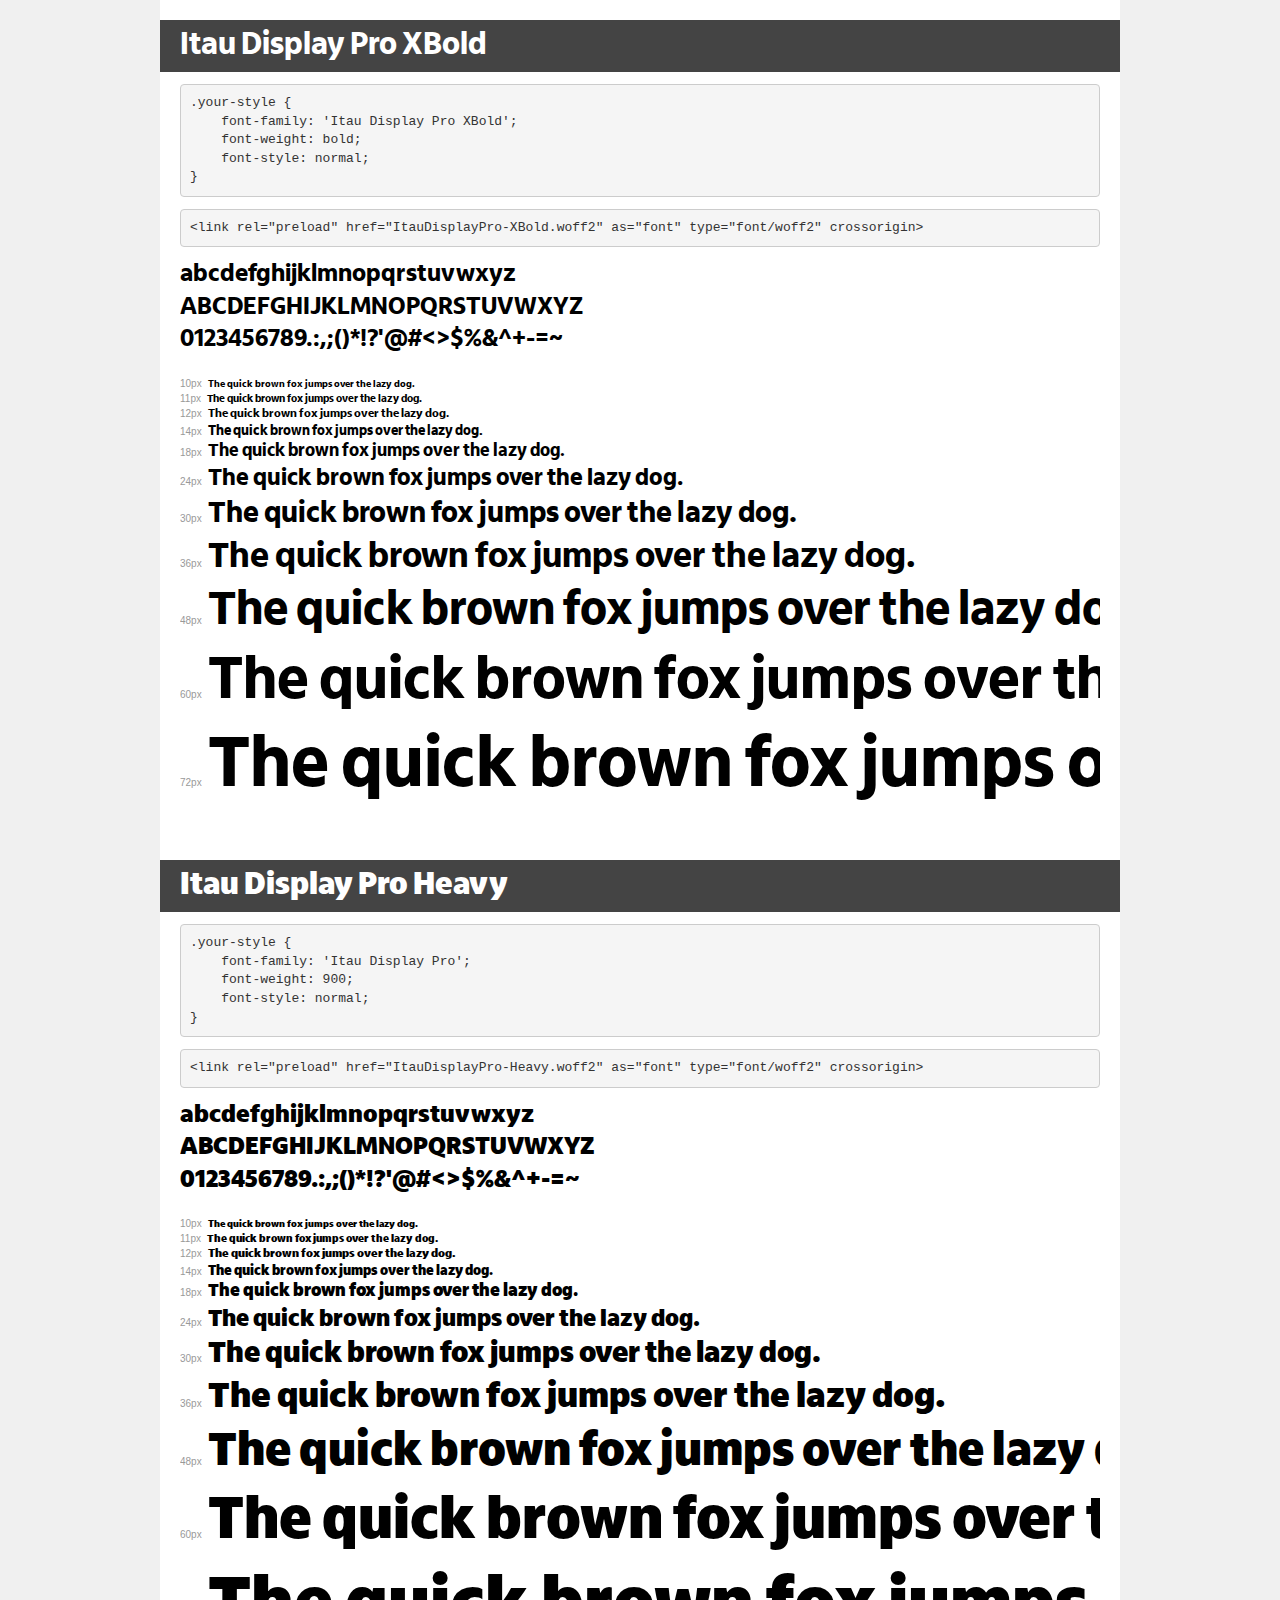
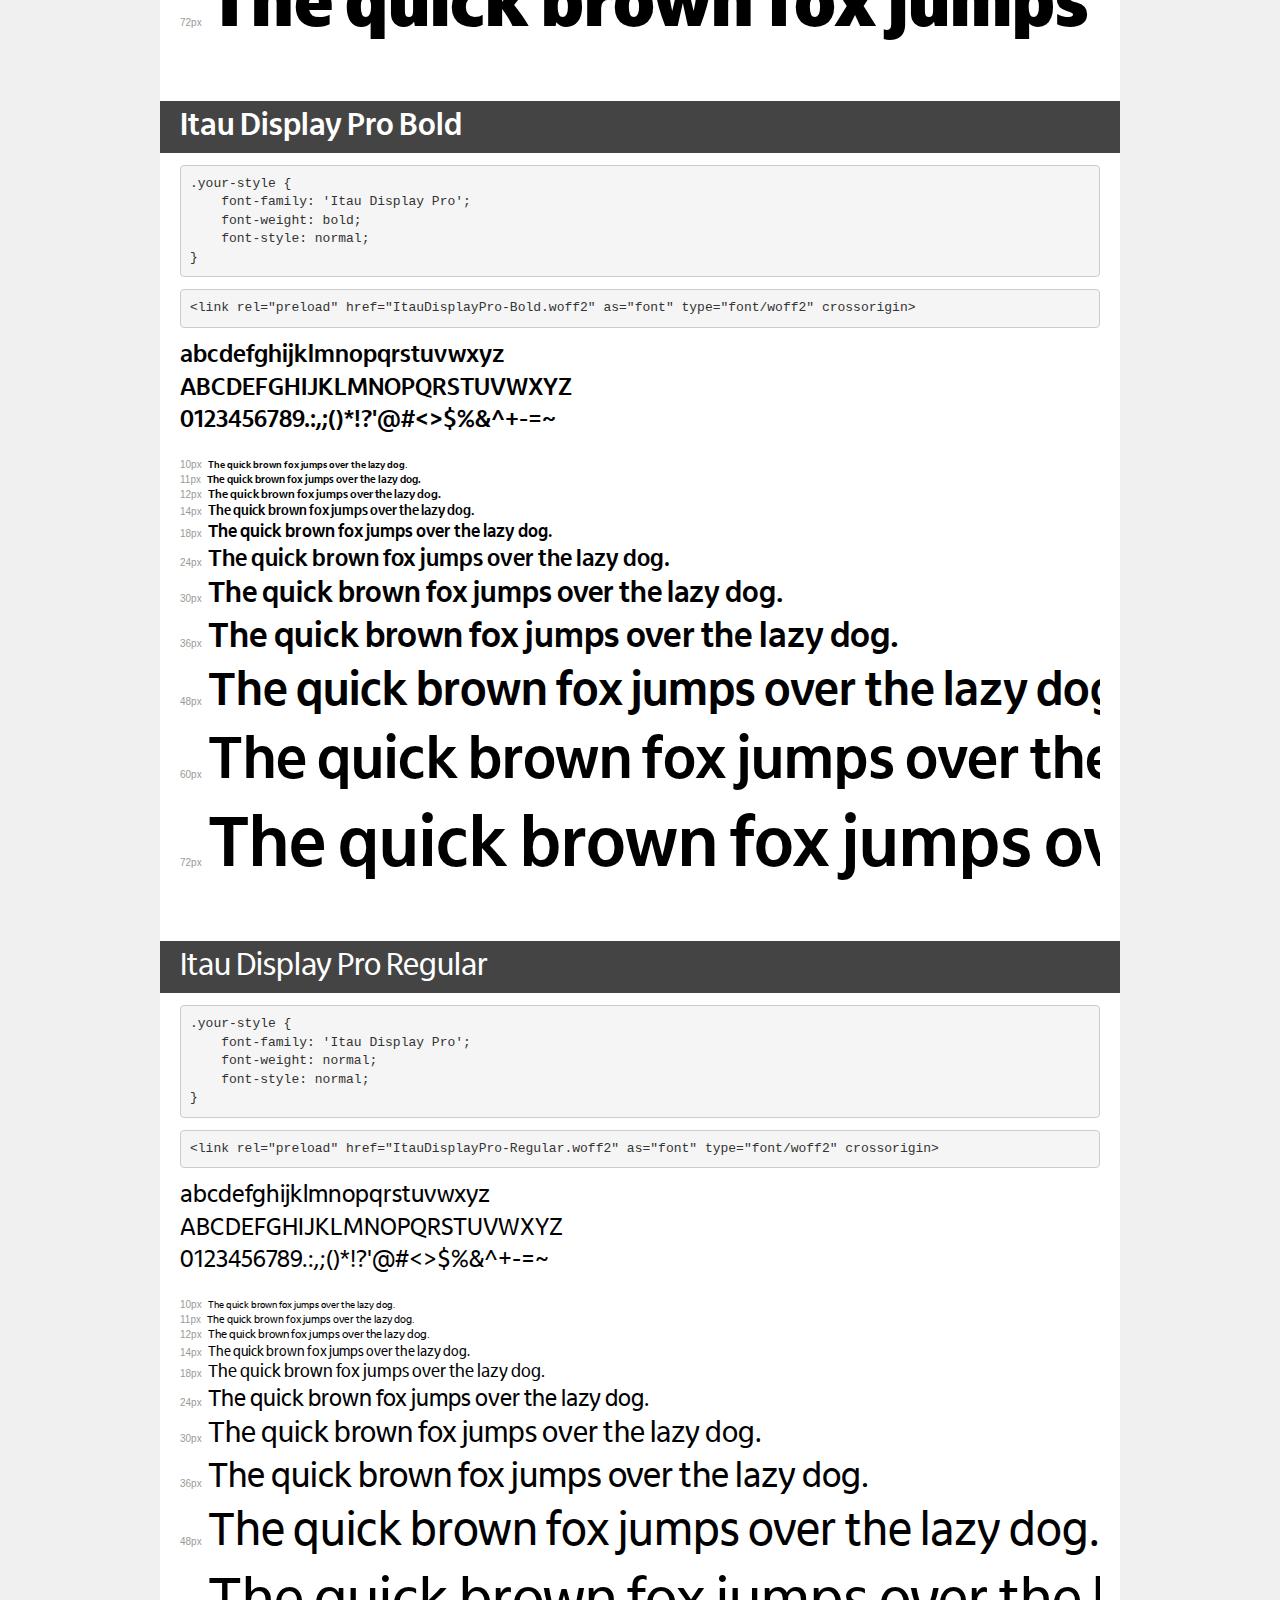
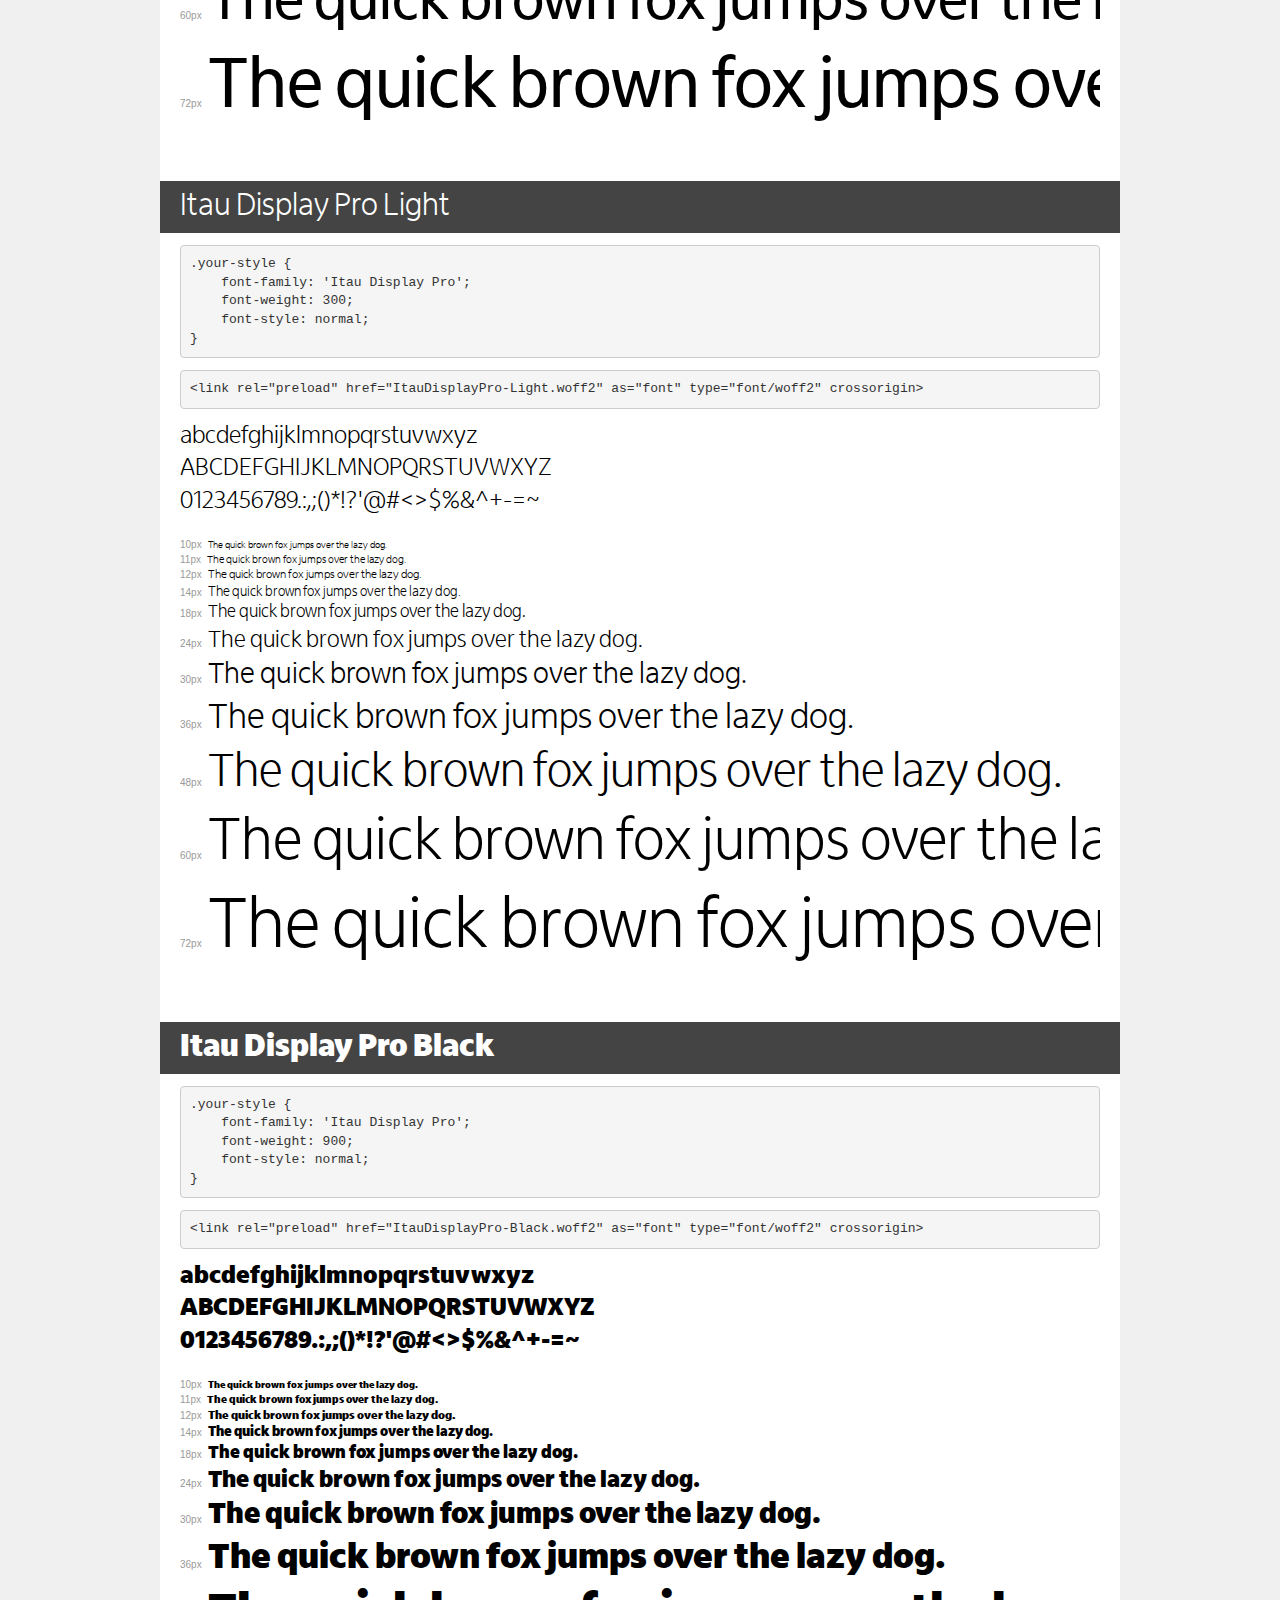
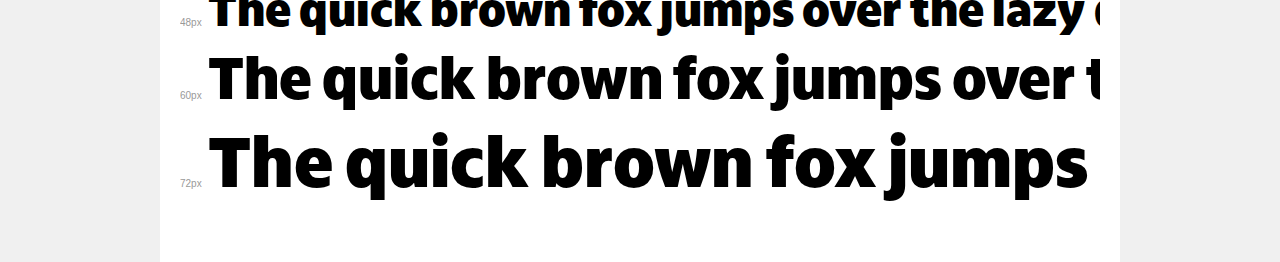
<file: app/assets/fonts/itau/demo.html>
<!DOCTYPE html>
<html lang="en">
<head>
    <meta charset="utf-8">
    <meta http-equiv="X-UA-Compatible" content="IE=edge">
    <meta name="viewport" content="width=device-width, initial-scale=1">
    <meta name="robots" content="noindex, noarchive">
    <meta name="format-detection" content="telephone=no">
    <title>Transfonter demo</title>
    <link href="stylesheet.css" rel="stylesheet">
    <style>
        /*
        http://meyerweb.com/eric/tools/css/reset/
        v2.0 | 20110126
        License: none (public domain)
        */
        html, body, div, span, applet, object, iframe,
        h1, h2, h3, h4, h5, h6, p, blockquote, pre,
        a, abbr, acronym, address, big, cite, code,
        del, dfn, em, img, ins, kbd, q, s, samp,
        small, strike, strong, sub, sup, tt, var,
        b, u, i, center,
        dl, dt, dd, ol, ul, li,
        fieldset, form, label, legend,
        table, caption, tbody, tfoot, thead, tr, th, td,
        article, aside, canvas, details, embed,
        figure, figcaption, footer, header, hgroup,
        menu, nav, output, ruby, section, summary,
        time, mark, audio, video {
            margin: 0;
            padding: 0;
            border: 0;
            font-size: 100%;
            font: inherit;
            vertical-align: baseline;
        }
        /* HTML5 display-role reset for older browsers */
        article, aside, details, figcaption, figure,
        footer, header, hgroup, menu, nav, section {
            display: block;
        }
        body {
            line-height: 1;
        }
        ol, ul {
            list-style: none;
        }
        blockquote, q {
            quotes: none;
        }
        blockquote:before, blockquote:after,
        q:before, q:after {
            content: '';
            content: none;
        }
        table {
            border-collapse: collapse;
            border-spacing: 0;
        }
        /* demo styles */
        body {
            background: #f0f0f0;
            color: #000;
        }
        .page {
            background: #fff;
            width: 920px;
            margin: 0 auto;
            padding: 20px 20px 0 20px;
            overflow: hidden;
        }
        .font-container {
            overflow-x: auto;
            overflow-y: hidden;
            margin-bottom: 40px;
            line-height: 1.3;
            white-space: nowrap;
            padding-bottom: 5px;
        }
        h1 {
            position: relative;
            background: #444;
            font-size: 32px;
            color: #fff;
            padding: 10px 20px;
            margin: 0 -20px 12px -20px;
        }
        .letters {
            font-size: 25px;
            margin-bottom: 20px;
        }
        .s10:before {
            content: '10px';
        }
        .s11:before {
            content: '11px';
        }
        .s12:before {
            content: '12px';
        }
        .s14:before {
            content: '14px';
        }
        .s18:before {
            content: '18px';
        }
        .s24:before {
            content: '24px';
        }
        .s30:before {
            content: '30px';
        }
        .s36:before {
            content: '36px';
        }
        .s48:before {
            content: '48px';
        }
        .s60:before {
            content: '60px';
        }
        .s72:before {
            content: '72px';
        }
        .s10:before, .s11:before, .s12:before, .s14:before,
        .s18:before, .s24:before, .s30:before, .s36:before,
        .s48:before, .s60:before, .s72:before {
            font-family: Arial, sans-serif;
            font-size: 10px;
            font-weight: normal;
            font-style: normal;
            color: #999;
            padding-right: 6px;
        }
        pre {
            display: block;
            padding: 9px;
            margin: 0 0 12px;
            font-family: Monaco, Menlo, Consolas, "Courier New", monospace;
            font-size: 13px;
            line-height: 1.428571429;
            color: #333;
            font-weight: normal;
            font-style: normal;
            background-color: #f5f5f5;
            border: 1px solid #ccc;
            overflow-x: auto;
            border-radius: 4px;
        }
        /* responsive */
        @media (max-width: 959px) {
            .page {
                width: auto;
                margin: 0;
            }
        }
    </style>
</head>
<body>
<div class="page">
    <div class="demo">
        <h1 style="font-family: 'Itau Display Pro XBold'; font-weight: bold; font-style: normal;">Itau Display Pro XBold</h1>
        <pre title="Usage">.your-style {
    font-family: 'Itau Display Pro XBold';
    font-weight: bold;
    font-style: normal;
}</pre>
        <pre title="Preload (optional)">
&lt;link rel=&quot;preload&quot; href=&quot;ItauDisplayPro-XBold.woff2&quot; as=&quot;font&quot; type=&quot;font/woff2&quot; crossorigin&gt;</pre>
        <div class="font-container" style="font-family: 'Itau Display Pro XBold'; font-weight: bold; font-style: normal;">
            <p class="letters">
                abcdefghijklmnopqrstuvwxyz<br>
ABCDEFGHIJKLMNOPQRSTUVWXYZ<br>
                0123456789.:,;()*!?'@#&lt;&gt;$%&^+-=~
            </p>
            <p class="s10" style="font-size: 10px;">The quick brown fox jumps over the lazy dog.</p>
            <p class="s11" style="font-size: 11px;">The quick brown fox jumps over the lazy dog.</p>
            <p class="s12" style="font-size: 12px;">The quick brown fox jumps over the lazy dog.</p>
            <p class="s14" style="font-size: 14px;">The quick brown fox jumps over the lazy dog.</p>
            <p class="s18" style="font-size: 18px;">The quick brown fox jumps over the lazy dog.</p>
            <p class="s24" style="font-size: 24px;">The quick brown fox jumps over the lazy dog.</p>
            <p class="s30" style="font-size: 30px;">The quick brown fox jumps over the lazy dog.</p>
            <p class="s36" style="font-size: 36px;">The quick brown fox jumps over the lazy dog.</p>
            <p class="s48" style="font-size: 48px;">The quick brown fox jumps over the lazy dog.</p>
            <p class="s60" style="font-size: 60px;">The quick brown fox jumps over the lazy dog.</p>
            <p class="s72" style="font-size: 72px;">The quick brown fox jumps over the lazy dog.</p>
        </div>
    </div>

    <div class="demo">
        <h1 style="font-family: 'Itau Display Pro'; font-weight: 900; font-style: normal;">Itau Display Pro Heavy</h1>
        <pre title="Usage">.your-style {
    font-family: 'Itau Display Pro';
    font-weight: 900;
    font-style: normal;
}</pre>
        <pre title="Preload (optional)">
&lt;link rel=&quot;preload&quot; href=&quot;ItauDisplayPro-Heavy.woff2&quot; as=&quot;font&quot; type=&quot;font/woff2&quot; crossorigin&gt;</pre>
        <div class="font-container" style="font-family: 'Itau Display Pro'; font-weight: 900; font-style: normal;">
            <p class="letters">
                abcdefghijklmnopqrstuvwxyz<br>
ABCDEFGHIJKLMNOPQRSTUVWXYZ<br>
                0123456789.:,;()*!?'@#&lt;&gt;$%&^+-=~
            </p>
            <p class="s10" style="font-size: 10px;">The quick brown fox jumps over the lazy dog.</p>
            <p class="s11" style="font-size: 11px;">The quick brown fox jumps over the lazy dog.</p>
            <p class="s12" style="font-size: 12px;">The quick brown fox jumps over the lazy dog.</p>
            <p class="s14" style="font-size: 14px;">The quick brown fox jumps over the lazy dog.</p>
            <p class="s18" style="font-size: 18px;">The quick brown fox jumps over the lazy dog.</p>
            <p class="s24" style="font-size: 24px;">The quick brown fox jumps over the lazy dog.</p>
            <p class="s30" style="font-size: 30px;">The quick brown fox jumps over the lazy dog.</p>
            <p class="s36" style="font-size: 36px;">The quick brown fox jumps over the lazy dog.</p>
            <p class="s48" style="font-size: 48px;">The quick brown fox jumps over the lazy dog.</p>
            <p class="s60" style="font-size: 60px;">The quick brown fox jumps over the lazy dog.</p>
            <p class="s72" style="font-size: 72px;">The quick brown fox jumps over the lazy dog.</p>
        </div>
    </div>

    <div class="demo">
        <h1 style="font-family: 'Itau Display Pro'; font-weight: bold; font-style: normal;">Itau Display Pro Bold</h1>
        <pre title="Usage">.your-style {
    font-family: 'Itau Display Pro';
    font-weight: bold;
    font-style: normal;
}</pre>
        <pre title="Preload (optional)">
&lt;link rel=&quot;preload&quot; href=&quot;ItauDisplayPro-Bold.woff2&quot; as=&quot;font&quot; type=&quot;font/woff2&quot; crossorigin&gt;</pre>
        <div class="font-container" style="font-family: 'Itau Display Pro'; font-weight: bold; font-style: normal;">
            <p class="letters">
                abcdefghijklmnopqrstuvwxyz<br>
ABCDEFGHIJKLMNOPQRSTUVWXYZ<br>
                0123456789.:,;()*!?'@#&lt;&gt;$%&^+-=~
            </p>
            <p class="s10" style="font-size: 10px;">The quick brown fox jumps over the lazy dog.</p>
            <p class="s11" style="font-size: 11px;">The quick brown fox jumps over the lazy dog.</p>
            <p class="s12" style="font-size: 12px;">The quick brown fox jumps over the lazy dog.</p>
            <p class="s14" style="font-size: 14px;">The quick brown fox jumps over the lazy dog.</p>
            <p class="s18" style="font-size: 18px;">The quick brown fox jumps over the lazy dog.</p>
            <p class="s24" style="font-size: 24px;">The quick brown fox jumps over the lazy dog.</p>
            <p class="s30" style="font-size: 30px;">The quick brown fox jumps over the lazy dog.</p>
            <p class="s36" style="font-size: 36px;">The quick brown fox jumps over the lazy dog.</p>
            <p class="s48" style="font-size: 48px;">The quick brown fox jumps over the lazy dog.</p>
            <p class="s60" style="font-size: 60px;">The quick brown fox jumps over the lazy dog.</p>
            <p class="s72" style="font-size: 72px;">The quick brown fox jumps over the lazy dog.</p>
        </div>
    </div>

    <div class="demo">
        <h1 style="font-family: 'Itau Display Pro'; font-weight: normal; font-style: normal;">Itau Display Pro Regular</h1>
        <pre title="Usage">.your-style {
    font-family: 'Itau Display Pro';
    font-weight: normal;
    font-style: normal;
}</pre>
        <pre title="Preload (optional)">
&lt;link rel=&quot;preload&quot; href=&quot;ItauDisplayPro-Regular.woff2&quot; as=&quot;font&quot; type=&quot;font/woff2&quot; crossorigin&gt;</pre>
        <div class="font-container" style="font-family: 'Itau Display Pro'; font-weight: normal; font-style: normal;">
            <p class="letters">
                abcdefghijklmnopqrstuvwxyz<br>
ABCDEFGHIJKLMNOPQRSTUVWXYZ<br>
                0123456789.:,;()*!?'@#&lt;&gt;$%&^+-=~
            </p>
            <p class="s10" style="font-size: 10px;">The quick brown fox jumps over the lazy dog.</p>
            <p class="s11" style="font-size: 11px;">The quick brown fox jumps over the lazy dog.</p>
            <p class="s12" style="font-size: 12px;">The quick brown fox jumps over the lazy dog.</p>
            <p class="s14" style="font-size: 14px;">The quick brown fox jumps over the lazy dog.</p>
            <p class="s18" style="font-size: 18px;">The quick brown fox jumps over the lazy dog.</p>
            <p class="s24" style="font-size: 24px;">The quick brown fox jumps over the lazy dog.</p>
            <p class="s30" style="font-size: 30px;">The quick brown fox jumps over the lazy dog.</p>
            <p class="s36" style="font-size: 36px;">The quick brown fox jumps over the lazy dog.</p>
            <p class="s48" style="font-size: 48px;">The quick brown fox jumps over the lazy dog.</p>
            <p class="s60" style="font-size: 60px;">The quick brown fox jumps over the lazy dog.</p>
            <p class="s72" style="font-size: 72px;">The quick brown fox jumps over the lazy dog.</p>
        </div>
    </div>

    <div class="demo">
        <h1 style="font-family: 'Itau Display Pro'; font-weight: 300; font-style: normal;">Itau Display Pro Light</h1>
        <pre title="Usage">.your-style {
    font-family: 'Itau Display Pro';
    font-weight: 300;
    font-style: normal;
}</pre>
        <pre title="Preload (optional)">
&lt;link rel=&quot;preload&quot; href=&quot;ItauDisplayPro-Light.woff2&quot; as=&quot;font&quot; type=&quot;font/woff2&quot; crossorigin&gt;</pre>
        <div class="font-container" style="font-family: 'Itau Display Pro'; font-weight: 300; font-style: normal;">
            <p class="letters">
                abcdefghijklmnopqrstuvwxyz<br>
ABCDEFGHIJKLMNOPQRSTUVWXYZ<br>
                0123456789.:,;()*!?'@#&lt;&gt;$%&^+-=~
            </p>
            <p class="s10" style="font-size: 10px;">The quick brown fox jumps over the lazy dog.</p>
            <p class="s11" style="font-size: 11px;">The quick brown fox jumps over the lazy dog.</p>
            <p class="s12" style="font-size: 12px;">The quick brown fox jumps over the lazy dog.</p>
            <p class="s14" style="font-size: 14px;">The quick brown fox jumps over the lazy dog.</p>
            <p class="s18" style="font-size: 18px;">The quick brown fox jumps over the lazy dog.</p>
            <p class="s24" style="font-size: 24px;">The quick brown fox jumps over the lazy dog.</p>
            <p class="s30" style="font-size: 30px;">The quick brown fox jumps over the lazy dog.</p>
            <p class="s36" style="font-size: 36px;">The quick brown fox jumps over the lazy dog.</p>
            <p class="s48" style="font-size: 48px;">The quick brown fox jumps over the lazy dog.</p>
            <p class="s60" style="font-size: 60px;">The quick brown fox jumps over the lazy dog.</p>
            <p class="s72" style="font-size: 72px;">The quick brown fox jumps over the lazy dog.</p>
        </div>
    </div>

    <div class="demo">
        <h1 style="font-family: 'Itau Display Pro'; font-weight: 900; font-style: normal;">Itau Display Pro Black</h1>
        <pre title="Usage">.your-style {
    font-family: 'Itau Display Pro';
    font-weight: 900;
    font-style: normal;
}</pre>
        <pre title="Preload (optional)">
&lt;link rel=&quot;preload&quot; href=&quot;ItauDisplayPro-Black.woff2&quot; as=&quot;font&quot; type=&quot;font/woff2&quot; crossorigin&gt;</pre>
        <div class="font-container" style="font-family: 'Itau Display Pro'; font-weight: 900; font-style: normal;">
            <p class="letters">
                abcdefghijklmnopqrstuvwxyz<br>
ABCDEFGHIJKLMNOPQRSTUVWXYZ<br>
                0123456789.:,;()*!?'@#&lt;&gt;$%&^+-=~
            </p>
            <p class="s10" style="font-size: 10px;">The quick brown fox jumps over the lazy dog.</p>
            <p class="s11" style="font-size: 11px;">The quick brown fox jumps over the lazy dog.</p>
            <p class="s12" style="font-size: 12px;">The quick brown fox jumps over the lazy dog.</p>
            <p class="s14" style="font-size: 14px;">The quick brown fox jumps over the lazy dog.</p>
            <p class="s18" style="font-size: 18px;">The quick brown fox jumps over the lazy dog.</p>
            <p class="s24" style="font-size: 24px;">The quick brown fox jumps over the lazy dog.</p>
            <p class="s30" style="font-size: 30px;">The quick brown fox jumps over the lazy dog.</p>
            <p class="s36" style="font-size: 36px;">The quick brown fox jumps over the lazy dog.</p>
            <p class="s48" style="font-size: 48px;">The quick brown fox jumps over the lazy dog.</p>
            <p class="s60" style="font-size: 60px;">The quick brown fox jumps over the lazy dog.</p>
            <p class="s72" style="font-size: 72px;">The quick brown fox jumps over the lazy dog.</p>
        </div>
    </div>

</div>
</body>
</html>
</file>
<file: app/modules/engine.css>
* {
  box-sizing: border-box;
}
html,
body {
  width: 100vw;
  height: 100vh;
  overflow: hidden;
  background: #FFFFFF;
}
main {
  width: 100vw;
  height: 100vh;
  overflow: hidden;
  position: absolute;
  top: 0;
  left: 0;
  background: #FFF;
}
main iframe {
  width: 100vw;
  height: 100vh;
  border: none;
  position: absolute;
  top: 0;
  transition: all 1.4s;
}
main iframe.out {
  pointer-events: none;
  opacity: 0;
}
main iframe.out * {
  pointer-events: none;
}
@media (max-width: 600px) {
  html,
  body {
    height: auto !important;
    overflow-y: scroll !important;
  }
  html main,
  body main {
    height: auto !important;
    position: relative !important;
  }
  html main iframe,
  body main iframe {
    position: relative !important;
    transition: none !important;
  }
}
.debug {
  position: fixed;
  top: 0;
  right: 0em;
  z-index: 999999999999999999999999;
  height: 100vh;
  width: 20rem;
  display: flex;
  flex-direction: column;
  justify-content: flex-end;
  padding: 2em;
  transform: translateX(100%);
  transition: transform 0.4s;
  background: #eb0045;
  -webkit-box-shadow: -3px 0px 12px 0px rgba(0, 0, 0, 0.64);
  box-shadow: -3px 0px 12px 0px rgba(0, 0, 0, 0.64);
  border-radius: 5px 0 0 5px;
}
.debug .pages {
  width: 100%;
  overflow-y: auto;
  overflow-x: hidden;
  padding-right: 1em;
}
.debug.open {
  transform: translateX(0%);
}
.debug hr {
  width: 100%;
  border-color: #FFFFFF;
}
.debug button {
  background: linear-gradient(to bottom, #e53f70 5%, #e53f70 100%);
  padding: 10px 15px;
  background-color: #e53f70;
  border-radius: 5px;
  border: 0;
  display: block;
  cursor: pointer;
  color: #ffffff;
  font-weight: bold;
  padding: 11px 23px;
  text-decoration: none;
  width: 100%;
  margin-block-end: 0.2em;
  font-size: 0.8rem;
}
.debug button:hover {
  box-shadow: inset 0px 1px 3px 0px #000000;
}
.debug .openclose {
  width: 2em;
  height: 2em;
  position: absolute;
  top: 50%;
  left: 0;
  transform: translate(-100%, -50%);
  cursor: pointer;
}
.debug .openclose .arrow-round {
  text-decoration: none;
  background: #eb0047;
  border-radius: 24px 0 0 24px;
  text-align: center;
  vertical-align: middle;
  display: inline-block;
  font-size: 20px;
  color: #ffffff;
  width: 2rem;
  height: 2.4rem;
  padding: 13px;
  text-shadow: #eb0047 2px 2px 0px;
  border-color: #eb0047;
  border-width: 2px;
  border-style: solid;
}
.debug .openclose .arrow-round svg {
  width: 1.4rem;
  height: auto;
  position: absolute;
  top: 0.6rem;
  left: 0.5rem;
}
.debug .telaatual {
  color: #fff;
}
.debug .title {
  margin: 0;
  font-family: 'Arial', cursive;
  text-shadow: 0 0 1px #000;
  color: #fff;
  font-size: 15px;
}
.ColorScheme-Text {
  color: #4d4d4d;
}
.ColorScheme-Highlight {
  color: #3daee9;
}
.returnModal {
  position: fixed;
  top: 0;
  right: 0em;
  z-index: 999999999999999999999999;
  height: 100vh;
  width: 100vw;
  display: flex;
  flex-direction: row;
  justify-content: center;
  align-items: center;
  background-color: rgba(50, 50, 50, 0.95);
  color: #333333;
}
.returnModal h1 {
  font-size: 1.3rem;
  width: 70%;
  text-align: center;
}
.returnModal .confirmBox {
  display: flex;
  width: auto;
  height: auto;
  padding: 2rem;
  border-radius: 0.3rem;
  flex-wrap: wrap;
  flex-direction: column;
  justify-content: center;
  align-items: center;
  background-color: #ffffff;
  -webkit-box-shadow: 0px 0px 8px 0px #ffe3e3;
  box-shadow: 0px 0px 8px 0px #000000;
}
.returnModal .buttons {
  display: flex;
  flex-wrap: wrap;
  justify-content: space-around;
  width: 100%;
  padding: 2.3rem;
}
.returnModal .buttons button {
  background-color: #ebf5fd;
  color: #FFFFFF;
  font-size: 1.1rem;
  border: 0;
  padding: 0.6rem;
  border-radius: 0.3rem;
  cursor: pointer;
  -webkit-box-shadow: 0px 0px 8px -1px rgba(255, 255, 255, 0.3);
  box-shadow: 0px 0px 8px -1px rgba(255, 255, 255, 0.3);
  min-width: 10rem;
}
.returnModal .buttons button:hover {
  box-shadow: inset 0px 1px 3px 0px #000000;
}
@media (max-width: 550px) {
  .returnModal .confirmBox {
    width: 100vw;
    height: 100vh;
    padding: 2rem;
    border-radius: 0;
  }
  .returnModal .buttons button {
    margin-top: 1.7rem;
  }
}

/*# sourceMappingURL=[data-uri] */
</file>
<file: app/assets/fonts/arial/stylesheet.css>
@font-face {
    font-family: 'Arial';
    src: url('Arial-BoldMT.woff2') format('woff2'),
        url('Arial-BoldMT.woff') format('woff');
    font-weight: bold;
    font-style: normal;
    font-display: swap;
}

@font-face {
    font-family: 'Arial';
    src: url('Arial-BoldMT.woff2') format('woff2'),
        url('Arial-BoldMT.woff') format('woff');
    font-weight: bold;
    font-style: normal;
    font-display: swap;
}

@font-face {
    font-family: 'Arial';
    src: url('ArialMT.woff2') format('woff2'),
        url('ArialMT.woff') format('woff');
    font-weight: normal;
    font-style: normal;
    font-display: swap;
}

@font-face {
    font-family: 'Arial';
    src: url('Arial-BlackItalic.woff2') format('woff2'),
        url('Arial-BlackItalic.woff') format('woff');
    font-weight: 900;
    font-style: italic;
    font-display: swap;
}

@font-face {
    font-family: 'Arial CE MT';
    src: url('ArialCEMTBlack-Regular.woff2') format('woff2'),
        url('ArialCEMTBlack-Regular.woff') format('woff');
    font-weight: 900;
    font-style: normal;
    font-display: swap;
}

@font-face {
    font-family: 'Arial CE';
    src: url('Arial-BoldMT.woff2') format('woff2'),
        url('Arial-BoldMT.woff') format('woff');
    font-weight: 100;
    font-style: normal;
    font-display: swap;
}

@font-face {
    font-family: 'Arial CE';
    src: url('ArialCE.woff2') format('woff2'),
        url('ArialCE.woff') format('woff');
    font-weight: 500;
    font-style: normal;
    font-display: swap;
}

@font-face {
    font-family: 'Arial';
    src: url('Arial-BoldItalicMT.woff2') format('woff2'),
        url('Arial-BoldItalicMT.woff') format('woff');
    font-weight: bold;
    font-style: italic;
    font-display: swap;
}

@font-face {
    font-family: 'Arial CE';
    src: url('ArialCE-BoldItalic.woff2') format('woff2'),
        url('ArialCE-BoldItalic.woff') format('woff');
    font-weight: bold;
    font-style: italic;
    font-display: swap;
}

@font-face {
    font-family: 'Arial';
    src: url('Arial-BoldItalicMT.woff2') format('woff2'),
        url('Arial-BoldItalicMT.woff') format('woff');
    font-weight: bold;
    font-style: italic;
    font-display: swap;
}

@font-face {
    font-family: 'Arial CE';
    src: url('ArialCE-Italic.woff2') format('woff2'),
        url('ArialCE-Italic.woff') format('woff');
    font-weight: 500;
    font-style: italic;
    font-display: swap;
}

@font-face {
    font-family: 'Arial';
    src: url('Arial-Lgt.woff2') format('woff2'),
        url('Arial-Lgt.woff') format('woff');
    font-weight: 300;
    font-style: normal;
    font-display: swap;
}

@font-face {
    font-family: 'Arial';
    src: url('Arial-LgtItl.woff2') format('woff2'),
        url('Arial-LgtItl.woff') format('woff');
    font-weight: 300;
    font-style: italic;
    font-display: swap;
}

@font-face {
    font-family: 'Arial';
    src: url('Arial-ItalicMT.woff2') format('woff2'),
        url('Arial-ItalicMT.woff') format('woff');
    font-weight: normal;
    font-style: italic;
    font-display: swap;
}

@font-face {
    font-family: 'Arial';
    src: url('Arial-ItalicMT.woff2') format('woff2'),
        url('Arial-ItalicMT.woff') format('woff');
    font-weight: normal;
    font-style: italic;
    font-display: swap;
}

@font-face {
    font-family: 'Arial';
    src: url('Arial-MdmItl.woff2') format('woff2'),
        url('Arial-MdmItl.woff') format('woff');
    font-weight: 500;
    font-style: italic;
    font-display: swap;
}

@font-face {
    font-family: 'Arial';
    src: url('Arial-Mdm.woff2') format('woff2'),
        url('Arial-Mdm.woff') format('woff');
    font-weight: 500;
    font-style: normal;
    font-display: swap;
}

@font-face {
    font-family: 'Arial Narrow';
    src: url('ArialNarrow-BoldItalic.woff2') format('woff2'),
        url('ArialNarrow-BoldItalic.woff') format('woff');
    font-weight: bold;
    font-style: italic;
    font-display: swap;
}

@font-face {
    font-family: 'Arial Narrow';
    src: url('ArialNarrow.woff2') format('woff2'),
        url('ArialNarrow.woff') format('woff');
    font-weight: normal;
    font-style: normal;
    font-display: swap;
}

@font-face {
    font-family: 'Arial Narrow';
    src: url('ArialNarrow-Italic.woff2') format('woff2'),
        url('ArialNarrow-Italic.woff') format('woff');
    font-weight: normal;
    font-style: italic;
    font-display: swap;
}

@font-face {
    font-family: 'Arial';
    src: url('Arial-Black.woff2') format('woff2'),
        url('Arial-Black.woff') format('woff');
    font-weight: 900;
    font-style: normal;
    font-display: swap;
}

@font-face {
    font-family: 'Arial Narrow';
    src: url('ArialNarrow-Bold.woff2') format('woff2'),
        url('ArialNarrow-Bold.woff') format('woff');
    font-weight: bold;
    font-style: normal;
    font-display: swap;
}
</file>
<file: app/assets/fonts/itau/stylesheet.css>
@font-face {
    font-family: 'Itau Display Pro XBold';
    src: url('ItauDisplayPro-XBold.woff2') format('woff2'),
        url('ItauDisplayPro-XBold.woff') format('woff'),
        url('ItauDisplayPro-XBold.ttf') format('truetype');
    font-weight: bold;
    font-style: normal;
    font-display: swap;
}

@font-face {
    font-family: 'Itau Display Pro';
    src: url('ItauDisplayPro-Heavy.woff2') format('woff2'),
        url('ItauDisplayPro-Heavy.woff') format('woff'),
        url('ItauDisplayPro-Heavy.ttf') format('truetype');
    font-weight: 900;
    font-style: normal;
    font-display: swap;
}

@font-face {
    font-family: 'Itau Display Pro';
    src: url('ItauDisplayPro-Bold.woff2') format('woff2'),
        url('ItauDisplayPro-Bold.woff') format('woff'),
        url('ItauDisplayPro-Bold.ttf') format('truetype');
    font-weight: bold;
    font-style: normal;
    font-display: swap;
}

@font-face {
    font-family: 'Itau Display Pro';
    src: url('ItauDisplayPro-Regular.woff2') format('woff2'),
        url('ItauDisplayPro-Regular.woff') format('woff'),
        url('ItauDisplayPro-Regular.ttf') format('truetype');
    font-weight: normal;
    font-style: normal;
    font-display: swap;
}

@font-face {
    font-family: 'Itau Display Pro';
    src: url('ItauDisplayPro-Light.woff2') format('woff2'),
        url('ItauDisplayPro-Light.woff') format('woff'),
        url('ItauDisplayPro-Light.ttf') format('truetype');
    font-weight: 300;
    font-style: normal;
    font-display: swap;
}

@font-face {
    font-family: 'Itau Display Pro';
    src: url('ItauDisplayPro-Black.woff2') format('woff2'),
        url('ItauDisplayPro-Black.woff') format('woff'),
        url('ItauDisplayPro-Black.ttf') format('truetype');
    font-weight: 900;
    font-style: normal;
    font-display: swap;
}
</file>
